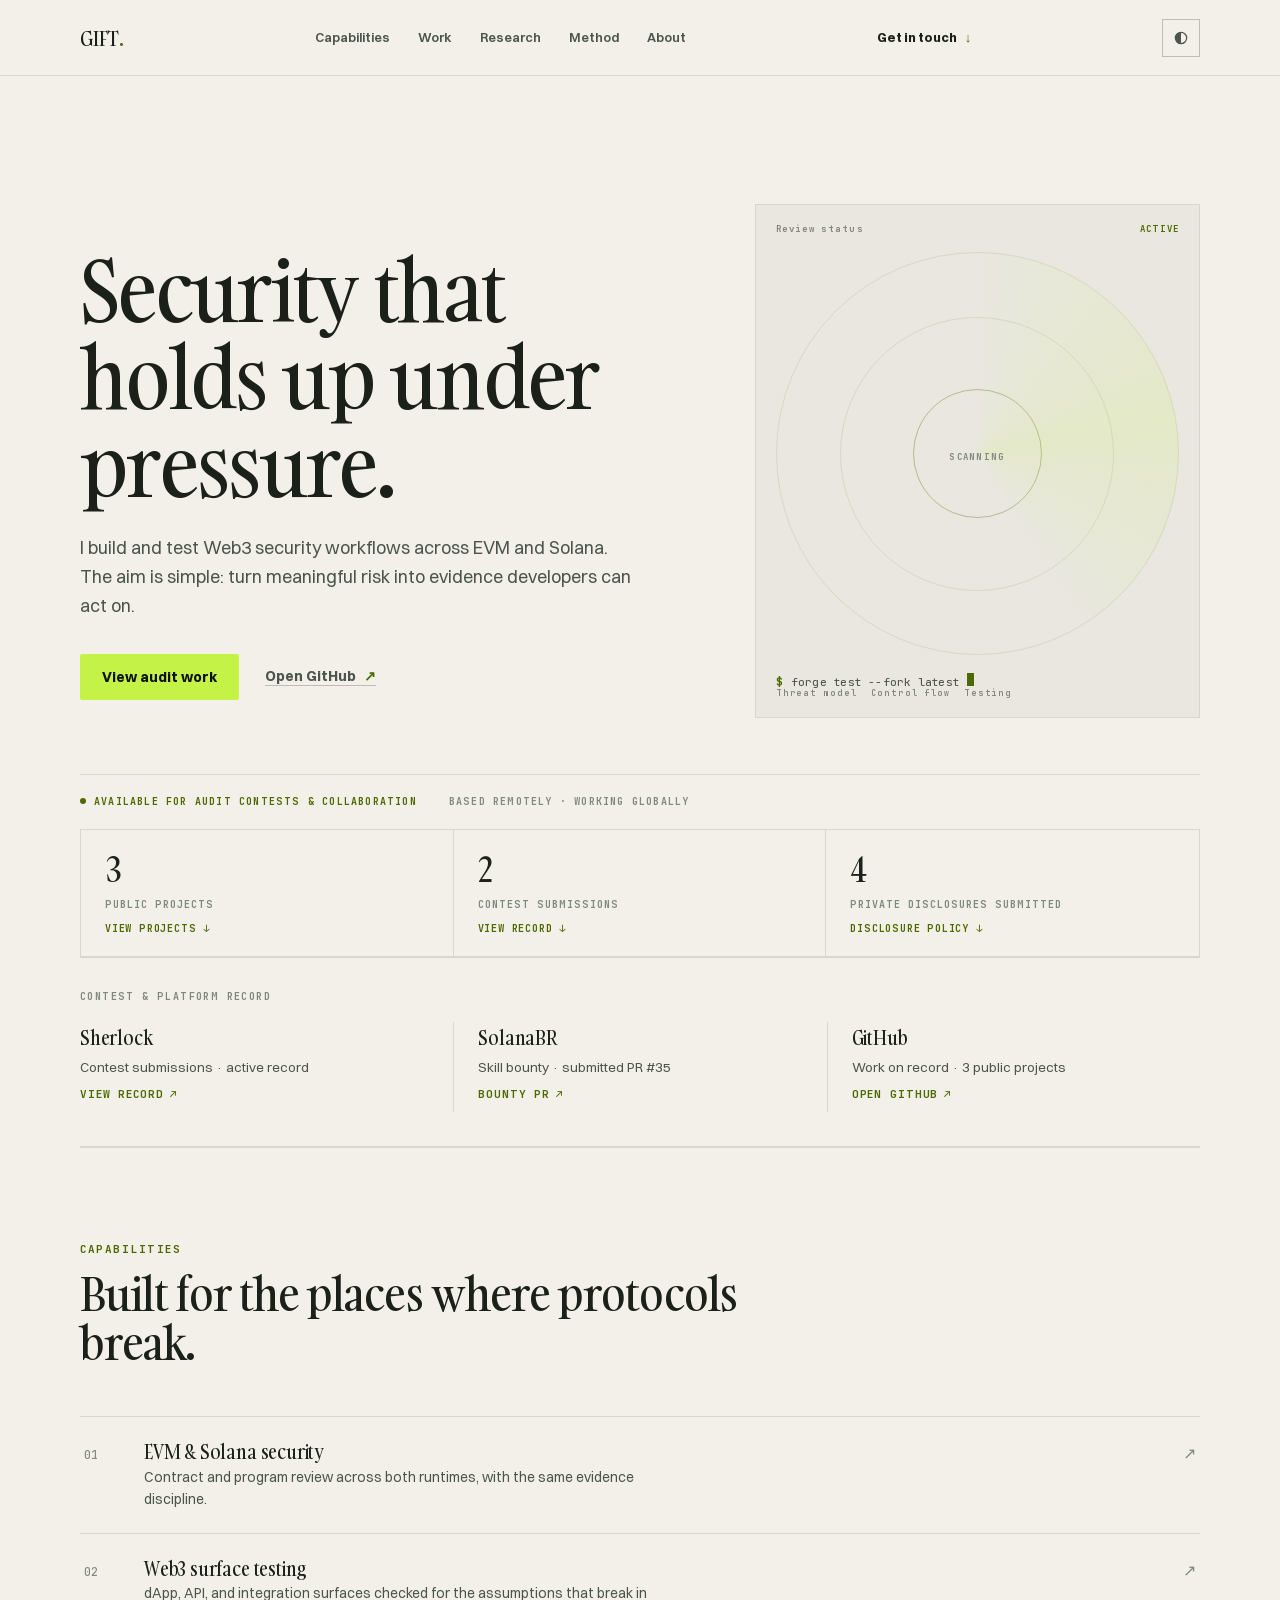
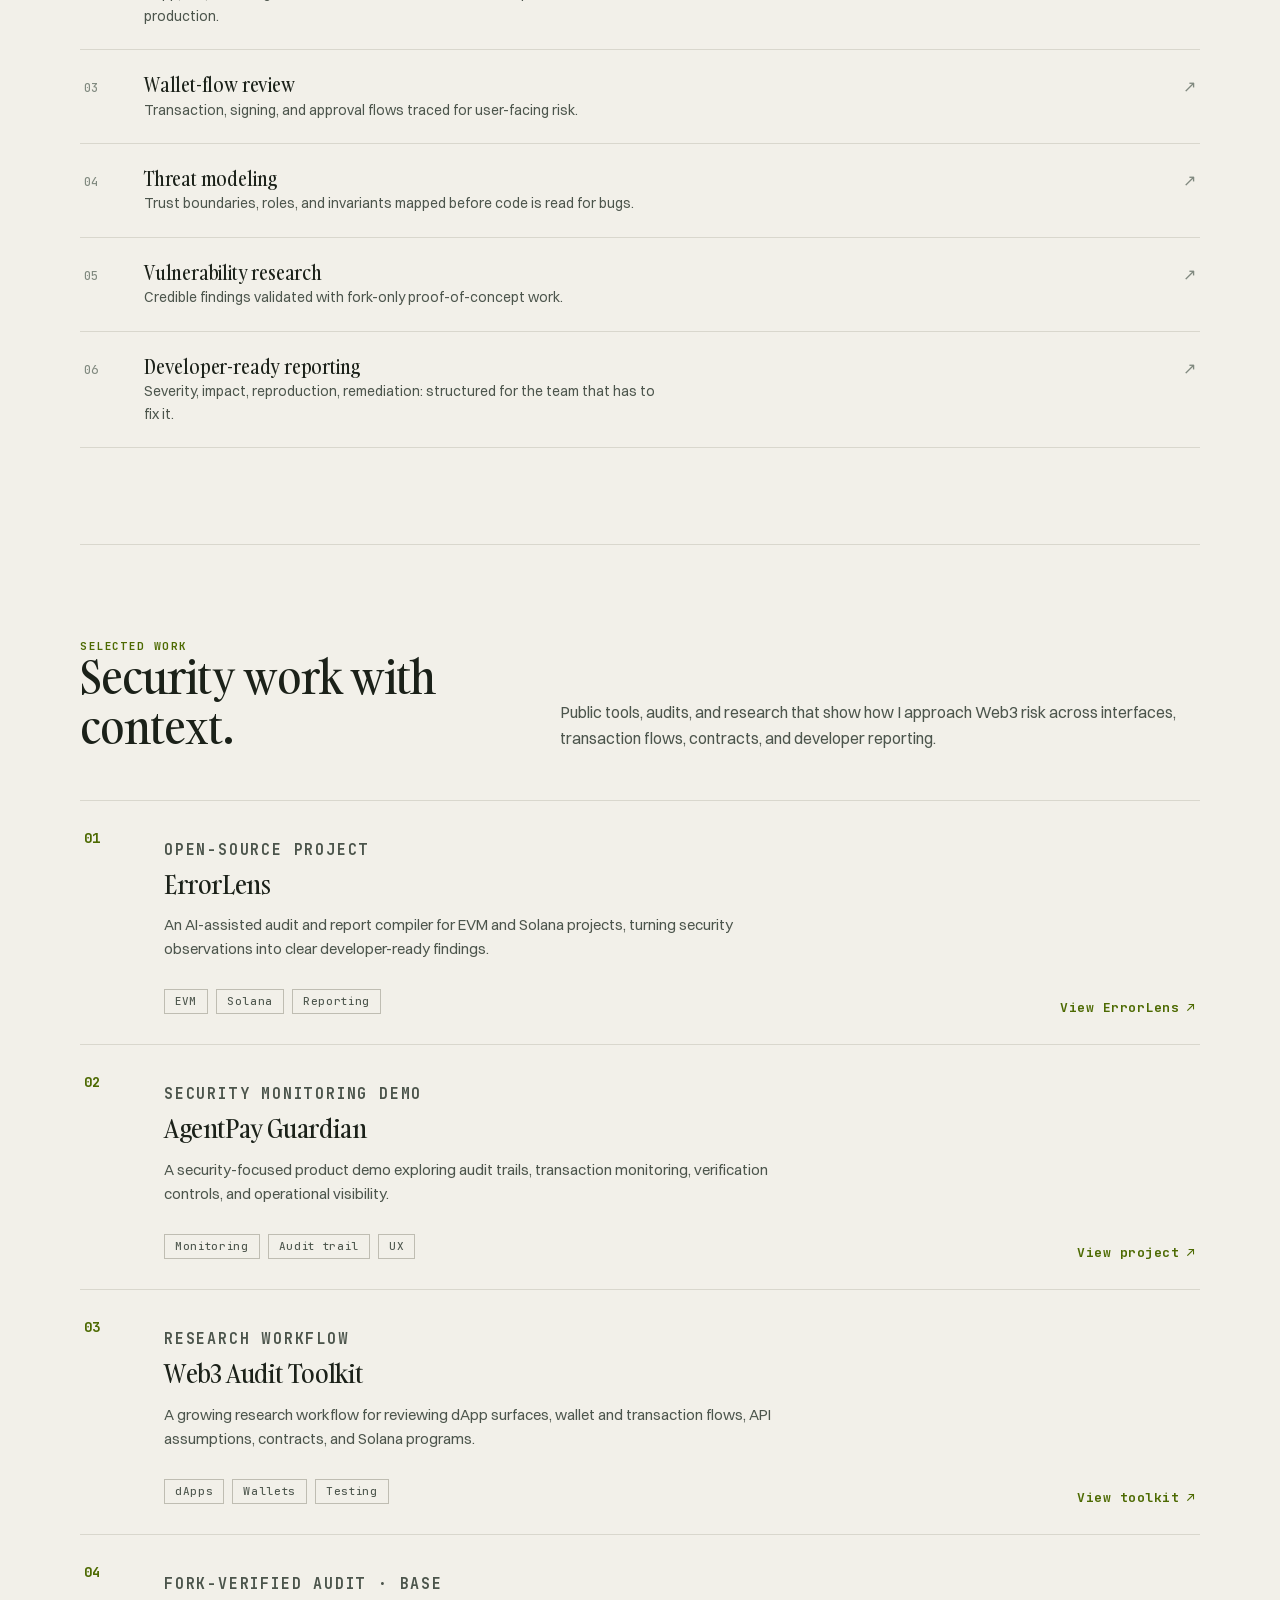
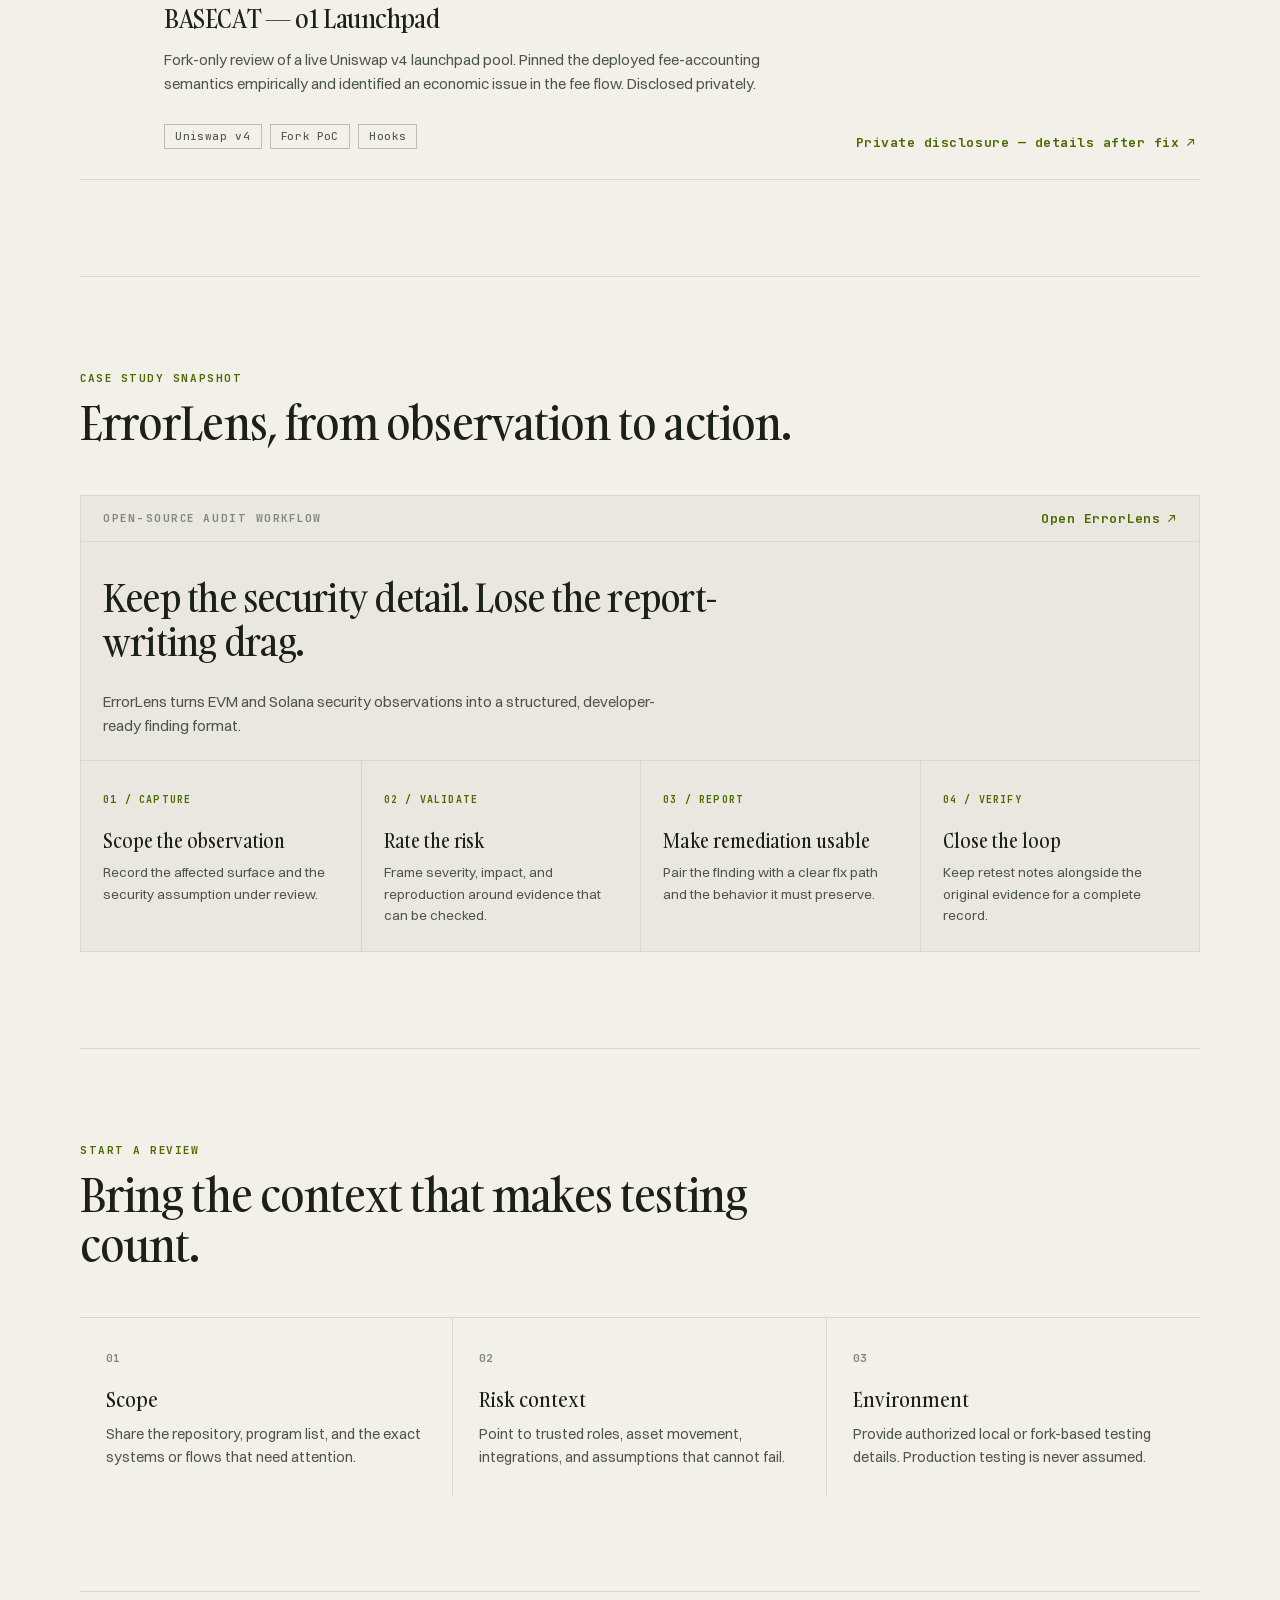
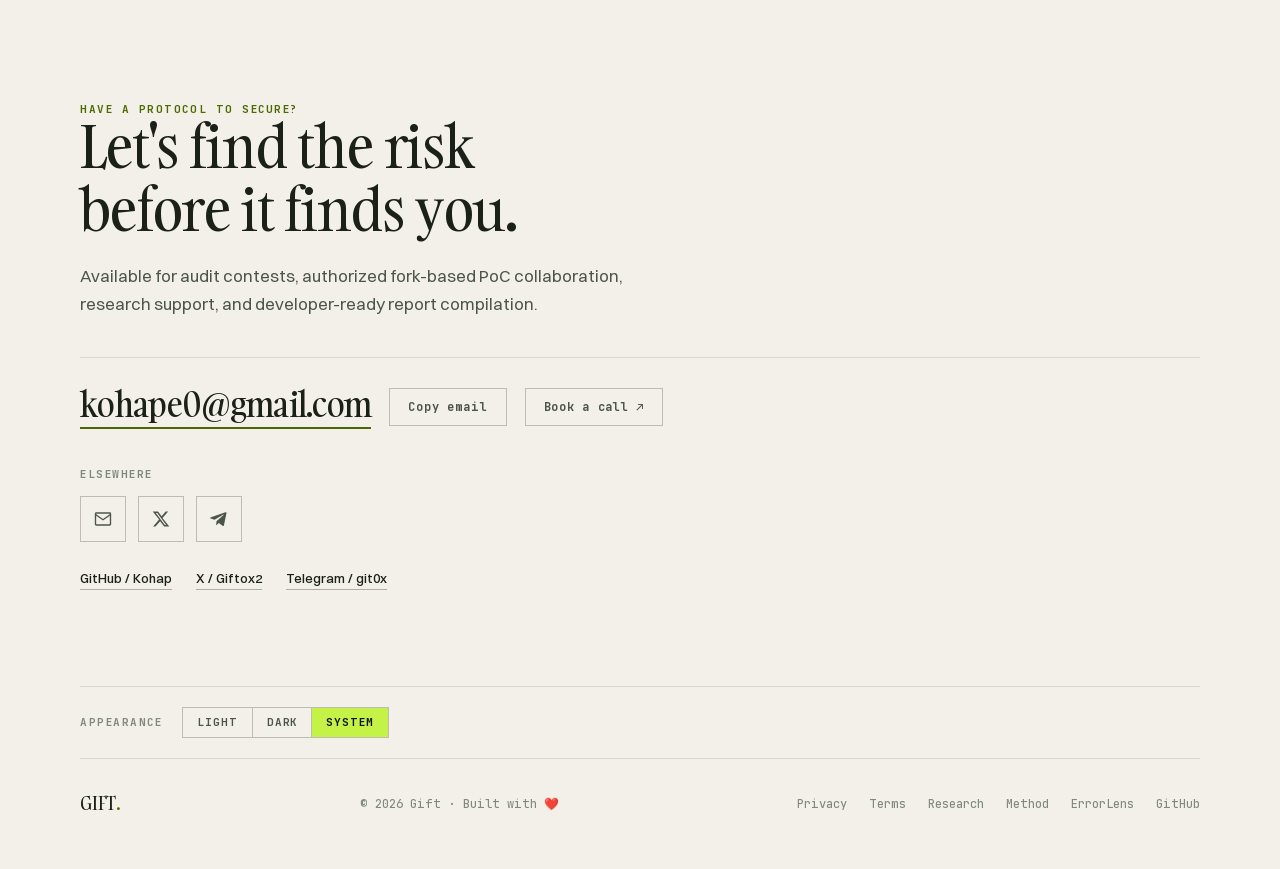
<file: index.html>
<!doctype html>
<html lang="en">
<head>
  <meta charset="utf-8">
  <meta name="viewport" content="width=device-width,initial-scale=1">
  <meta name="color-scheme" content="light dark">
  <title>Gift | Web3 Security Researcher</title>
  <meta name="description" content="Independent Web3 security research across EVM and Solana: smart contract review, fork-based PoCs, and AI-assisted audit workflows.">
  <meta property="og:title" content="Gift | Web3 Security Researcher">
  <meta property="og:description" content="Security that holds up under pressure.">
  <meta property="og:image" content="https://www.0xgift.site/og.jpg">
  <meta property="og:type" content="website">
  <meta property="og:url" content="https://www.0xgift.site/">
  <meta name="twitter:card" content="summary_large_image">
  <meta name="twitter:title" content="Gift | Web3 Security Researcher">
  <meta name="twitter:description" content="Security that holds up under pressure.">
  <meta name="twitter:image" content="https://www.0xgift.site/og.jpg">
  <link rel="icon" href="data:image/svg+xml,%3Csvg xmlns='http://www.w3.org/2000/svg' viewBox='0 0 32 32'%3E%3Crect width='32' height='32' fill='%23101613'/%3E%3Ctext x='16' y='23' text-anchor='middle' font-family='Georgia,serif' font-size='20' fill='%23c5f246'%3EG%3C/text%3E%3C/svg%3E">
  <link rel="stylesheet" href="styles.css">
  <script type="application/ld+json">{"@context":"https://schema.org","@type":"Person","name":"Gift","url":"https://www.0xgift.site/","jobTitle":"Web3 Security Researcher","email":"mailto:kohape0@gmail.com","sameAs":["https://github.com/Kohap","https://x.com/Giftox2","https://t.me/git0x"]}</script>
  <script src="theme-init.js"></script>
</head>
<body>
  <div class="grain" aria-hidden="true"></div>
  <div class="intro" aria-hidden="true"><div class="intro-inner"><span class="intro-brand">GIFT<i>.</i></span><span class="intro-scan"></span></div></div>
  <nav class="nav" aria-label="Primary navigation">
    <div class="shell">
      <a class="brand" href="index.html">GIFT<i>.</i></a>
      <div class="navlinks">
        <a href="#capabilities">Capabilities</a>
        <a href="#work">Work</a>
        <a href="research.html">Research</a>
        <a href="method.html">Method</a>
        <a href="about.html">About</a>
      </div>
      <a class="contact-top" href="#contact">Get in touch <b>↓</b></a>
      <button class="theme-toggle" type="button" aria-label="Toggle colour theme"><svg class="ctl" viewBox="0 0 24 24" aria-hidden="true"><circle class="t-ring" cx="12" cy="12" r="8.5"/><path class="t-fill" d="M12 3.5a8.5 8.5 0 0 1 0 17z"/></svg></button>
      <button class="menu-toggle" type="button" aria-label="Toggle menu" aria-expanded="false"><span></span><span></span><span></span></button>
    </div>
  </nav>
  <div class="mobile-menu" aria-hidden="true">
    <a href="#capabilities">Capabilities</a>
    <a href="#work">Work</a>
    <a href="research.html">Research</a>
    <a href="method.html">Method</a>
    <a href="about.html">About</a>
    <button class="theme-toggle" type="button" aria-label="Toggle colour theme"><svg class="ctl" viewBox="0 0 24 24" aria-hidden="true"><circle class="t-ring" cx="12" cy="12" r="8.5"/><path class="t-fill" d="M12 3.5a8.5 8.5 0 0 1 0 17z"/></svg></button>
    <a href="#contact">Get in touch</a>
  </div>

  <main id="top">
    <section class="hero shell">
      <div class="hero-grid">
        <div>
          <h1 class="entrance t1">Security that holds up under pressure.</h1>
          <p class="lede entrance t2">I build and test Web3 security workflows across EVM and Solana. The aim is simple: turn meaningful risk into evidence developers can act on.</p>
          <div class="actions entrance t3">
            <a class="button primary" href="#work">View audit work</a>
            <a class="text-link" href="https://github.com/Kohap" target="_blank" rel="noreferrer">Open GitHub <b>↗</b></a>
          </div>
        </div>
        <div class="signal entrance t4" id="signal" role="img" aria-label="Active security review signal">
          <div class="signal-top"><span>Review status</span><b>ACTIVE</b></div>
          <div class="rings"><span class="ring"></span><span class="ring"></span><span class="ring"></span><span class="sweep"></span><strong class="rings-num"><small id="tick-label">SCANNING</small></strong></div>
          <div class="tty" aria-hidden="true"><span class="tty-prompt">$</span> <span id="tty-text"></span><span class="tty-caret"></span></div>
          <div class="signal-bottom"><span>Threat model</span><span>Control flow</span><span>Testing</span></div>
        </div>
      </div>
      <div class="hero-foot entrance t5"><span id="avail-badge">Available for audit contests &amp; collaboration</span><span>Based remotely · Working globally</span></div>
    </section>

    <section class="stats shell entrance t6" aria-label="Security experience on record">
      <a class="stat" href="#work"><strong>3</strong><span>Public projects</span><em>View projects ↓</em></a>
      <a class="stat" href="research.html"><strong>2</strong><span>Contest submissions</span><em>View record ↓</em></a>
      <a class="stat" href="#contact"><strong>4</strong><span>Private disclosures submitted</span><em>Disclosure policy ↓</em></a>
    </section>

    <section class="record shell reveal" aria-label="Contest and platform record">
      <p class="record-label">Contest &amp; platform record</p>
      <div class="record-row">
        <div class="record-item">
          <b class="name">Sherlock</b>
          <span class="what">Contest submissions · active record</span>
          <a class="arrow" href="research.html">View record <b>↗</b></a>
        </div>
        <div class="record-item">
          <b class="name">SolanaBR</b>
          <span class="what">Skill bounty · submitted PR #35</span>
          <a class="arrow" href="https://github.com/solanabr/skill-bounty/pull/35" target="_blank" rel="noreferrer">Bounty PR <b>↗</b></a>
        </div>
        <div class="record-item">
          <b class="name">GitHub</b>
          <span class="what">Work on record · 3 public projects</span>
          <a class="arrow" href="https://github.com/Kohap" target="_blank" rel="noreferrer">Open GitHub <b>↗</b></a>
        </div>
      </div>
    </section>

    <section class="section shell reveal" id="capabilities">
      <div class="heading"><p class="kicker">Capabilities</p><h2>Built for the places where protocols break.</h2></div>
      <div class="capabilities stagger">
        <div class="capability"><small>01</small><div><h3>EVM &amp; Solana security</h3><p>Contract and program review across both runtimes, with the same evidence discipline.</p></div><b>↗</b></div>
        <div class="capability"><small>02</small><div><h3>Web3 surface testing</h3><p>dApp, API, and integration surfaces checked for the assumptions that break in production.</p></div><b>↗</b></div>
        <div class="capability"><small>03</small><div><h3>Wallet-flow review</h3><p>Transaction, signing, and approval flows traced for user-facing risk.</p></div><b>↗</b></div>
        <div class="capability"><small>04</small><div><h3>Threat modeling</h3><p>Trust boundaries, roles, and invariants mapped before code is read for bugs.</p></div><b>↗</b></div>
        <div class="capability"><small>05</small><div><h3>Vulnerability research</h3><p>Credible findings validated with fork-only proof-of-concept work.</p></div><b>↗</b></div>
        <div class="capability"><small>06</small><div><h3>Developer-ready reporting</h3><p>Severity, impact, reproduction, remediation: structured for the team that has to fix it.</p></div><b>↗</b></div>
      </div>
    </section>

    <section class="section shell reveal" id="work">
      <div class="heading work-heading">
        <div><p class="kicker">Selected work</p><h2>Security work with context.</h2></div>
        <p class="sub">Public tools, audits, and research that show how I approach Web3 risk across interfaces, transaction flows, contracts, and developer reporting.</p>
      </div>
      <div class="work-list stagger">
        <article class="work-item">
          <div class="work-index">01</div>
          <div class="work-main">
            <p class="work-label">Open-source project</p>
            <h3>ErrorLens</h3>
            <p>An AI-assisted audit and report compiler for EVM and Solana projects, turning security observations into clear developer-ready findings.</p>
          </div>
          <div class="tags"><span>EVM</span><span>Solana</span><span>Reporting</span></div>
          <a class="arrow work-foot" href="https://kohap-errorlens.vercel.app/#home" target="_blank" rel="noreferrer">View ErrorLens <b>↗</b></a>
        </article>
        <article class="work-item">
          <div class="work-index">02</div>
          <div class="work-main">
            <p class="work-label">Security monitoring demo</p>
            <h3>AgentPay Guardian</h3>
            <p>A security-focused product demo exploring audit trails, transaction monitoring, verification controls, and operational visibility.</p>
          </div>
          <div class="tags"><span>Monitoring</span><span>Audit trail</span><span>UX</span></div>
          <a class="arrow work-foot" href="https://www.vecguard.xyz/" target="_blank" rel="noreferrer">View project <b>↗</b></a>
        </article>
        <article class="work-item">
          <div class="work-index">03</div>
          <div class="work-main">
            <p class="work-label">Research workflow</p>
            <h3>Web3 Audit Toolkit</h3>
            <p>A growing research workflow for reviewing dApp surfaces, wallet and transaction flows, API assumptions, contracts, and Solana programs.</p>
          </div>
          <div class="tags"><span>dApps</span><span>Wallets</span><span>Testing</span></div>
          <a class="arrow work-foot" href="https://github.com/Kohap/bug-ai-auditor-viktor-merged" target="_blank" rel="noreferrer">View toolkit <b>↗</b></a>
        </article>
        <article class="work-item">
          <div class="work-index">04</div>
          <div class="work-main">
            <p class="work-label">Fork-verified audit · Base</p>
            <h3>BASECAT — o1 Launchpad</h3>
            <p>Fork-only review of a live Uniswap v4 launchpad pool. Pinned the deployed fee-accounting semantics empirically and identified an economic issue in the fee flow. Disclosed privately.</p>
          </div>
          <div class="tags"><span>Uniswap v4</span><span>Fork PoC</span><span>Hooks</span></div>
          <a class="arrow work-foot" href="https://x.com/Giftox2" target="_blank" rel="noreferrer">Private disclosure — details after fix <b>↗</b></a>
        </article>
      </div>
    </section>

    <section class="section shell reveal" id="errorlens">
      <div class="heading"><p class="kicker">Case study snapshot</p><h2>ErrorLens, from observation to action.</h2></div>
      <div class="case-frame">
        <div class="case-top">
          <span class="mono-label">Open-source audit workflow</span>
          <a class="arrow" href="https://kohap-errorlens.vercel.app/#home" target="_blank" rel="noreferrer">Open ErrorLens <b>↗</b></a>
        </div>
        <div class="case-intro">
          <h3>Keep the security detail. Lose the report-writing drag.</h3>
          <p>ErrorLens turns EVM and Solana security observations into a structured, developer-ready finding format.</p>
        </div>
        <div class="case-outputs stagger">
          <article class="case-output"><small>01 / Capture</small><h4>Scope the observation</h4><p>Record the affected surface and the security assumption under review.</p></article>
          <article class="case-output"><small>02 / Validate</small><h4>Rate the risk</h4><p>Frame severity, impact, and reproduction around evidence that can be checked.</p></article>
          <article class="case-output"><small>03 / Report</small><h4>Make remediation usable</h4><p>Pair the finding with a clear fix path and the behavior it must preserve.</p></article>
          <article class="case-output"><small>04 / Verify</small><h4>Close the loop</h4><p>Keep retest notes alongside the original evidence for a complete record.</p></article>
        </div>
      </div>
    </section>

    <section class="section shell reveal" id="start">
      <div class="heading"><p class="kicker">Start a review</p><h2>Bring the context that makes testing count.</h2></div>
      <div class="ready-grid stagger">
        <article class="ready-item"><small>01</small><h3>Scope</h3><p>Share the repository, program list, and the exact systems or flows that need attention.</p></article>
        <article class="ready-item"><small>02</small><h3>Risk context</h3><p>Point to trusted roles, asset movement, integrations, and assumptions that cannot fail.</p></article>
        <article class="ready-item"><small>03</small><h3>Environment</h3><p>Provide authorized local or fork-based testing details. Production testing is never assumed.</p></article>
      </div>
    </section>

    <section class="reach shell reveal" id="contact">
      <p class="kicker">Have a protocol to secure?</p>
      <h2>Let&apos;s find the risk<br>before it finds you.</h2>
      <p class="availability">Available for audit contests, authorized fork-based PoC collaboration, research support, and developer-ready report compilation.</p>
      <div class="email-row">
        <a class="email-link" href="mailto:kohape0@gmail.com">kohape0@gmail.com</a>
        <button class="copy-email" type="button">Copy email</button>
        <a class="copy-email book-call" href="https://cal.com/kohape-dy9kev" target="_blank" rel="noreferrer">Book a call ↗</a>
      </div>

      <p class="contact-label">Elsewhere</p>
      <div class="socials" aria-label="Contact Gift">
        <a class="social" href="mailto:kohape0@gmail.com" aria-label="Email Gift" title="Email"><svg viewBox="0 0 24 24" fill="none" stroke="currentColor" stroke-width="1.8" aria-hidden="true"><rect x="2" y="4" width="20" height="16" rx="1"/><path d="m2 6 10 7L22 6"/></svg></a>
        <a class="social" href="https://x.com/Giftox2" target="_blank" rel="noreferrer me" aria-label="Open Gift on X" title="X / Twitter"><svg viewBox="0 0 24 24" fill="currentColor" aria-hidden="true"><path d="M18.24 2H21.5l-7.51 8.59L23 22h-6.83l-5.35-6.99L4.7 22H1.44l8.03-9.19L1 2h6.99l4.84 6.4L18.24 2zm-1.2 18h1.81L7.05 3.89H5.12L17.04 20z"/></svg></a>
        <a class="social" href="https://t.me/git0x" target="_blank" rel="noreferrer me" aria-label="Open Gift on Telegram" title="Telegram"><svg viewBox="0 0 24 24" fill="currentColor" aria-hidden="true"><path d="m21.94 4.36-3.34 15.84c-.25 1.12-.9 1.4-1.83.87l-5.06-3.73-2.44 2.35c-.27.27-.5.5-1.02.5l.36-5.16 9.39-8.49c.41-.36-.09-.56-.63-.2L6.1 12.9l-5.02-1.57c-1.09-.34-1.11-1.09.23-1.61L20.6 3.14c.91-.34 1.7.2 1.34 1.22z"/></svg></a>
      </div>
      <div class="social-directory" aria-label="Gift social profiles">
        <a href="https://github.com/Kohap" target="_blank" rel="noreferrer me">GitHub / Kohap</a>
        <a href="https://x.com/Giftox2" target="_blank" rel="noreferrer me">X / Giftox2</a>
        <a href="https://t.me/git0x" target="_blank" rel="noreferrer me">Telegram / git0x</a>
      </div>
    </section>
  </main>

  <section class="appearance shell" aria-labelledby="appearance-label">
    <span class="appearance-label" id="appearance-label">Appearance</span>
    <div class="theme-seg" role="group" aria-label="Colour theme">
      <button type="button" data-theme="light">Light</button>
      <button type="button" data-theme="dark">Dark</button>
      <button type="button" data-theme="system">System</button>
    </div>
  </section>

  <footer class="shell foot">
    <a class="brand" href="index.html">GIFT<i>.</i></a>
    <span>© 2026 Gift · Built with ❤️</span>
    <div>
      <a href="privacy.html">Privacy</a>
      <a href="terms.html">Terms</a>
      <a href="research.html">Research</a>
      <a href="method.html">Method</a>
      <a href="https://kohap-errorlens.vercel.app/#home" target="_blank" rel="noreferrer">ErrorLens</a>
      <a href="https://github.com/Kohap" target="_blank" rel="noreferrer">GitHub</a>
    </div>
  </footer>

  <script src="site.js"></script>
  <script src="theme.js"></script>
</body>
</html>
</file>
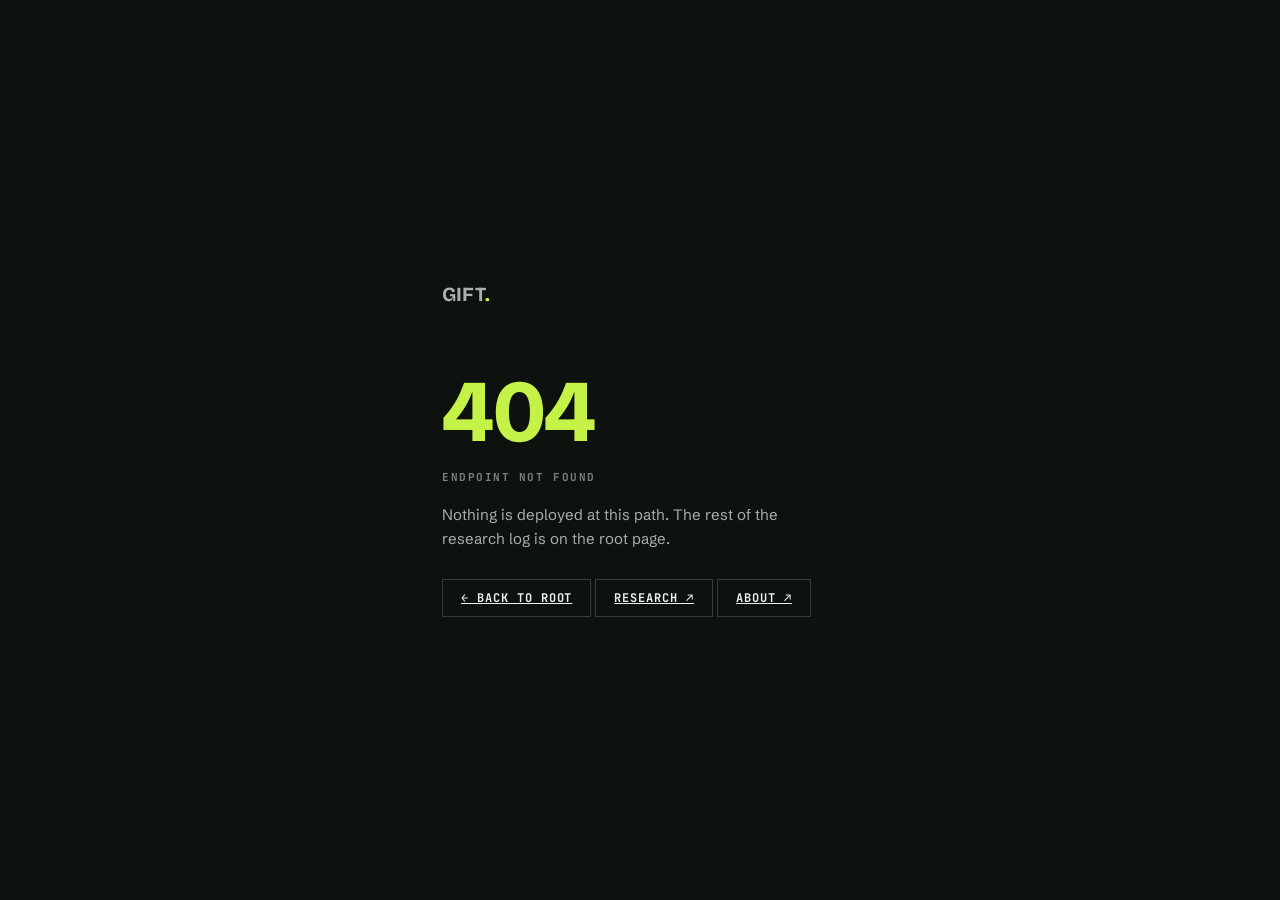
<file: 404 2.html>
<!DOCTYPE html>
<html lang="en">
<head>
<meta charset="UTF-8">
<meta name="viewport" content="width=device-width, initial-scale=1.0">
<title>404 — Gift</title>
<link rel="preconnect" href="https://fonts.googleapis.com">
<link rel="preconnect" href="https://fonts.gstatic.com" crossorigin>
<link href="https://fonts.googleapis.com/css2?family=Bricolage+Grotesque:wght@500;600;700&family=Schibsted+Grotesk:wght@400;500;600&family=JetBrains+Mono:wght@400;500;700&display=swap" rel="stylesheet">
<link rel="icon" href="data:image/svg+xml,%3Csvg xmlns='http://www.w3.org/2000/svg' viewBox='0 0 32 32'%3E%3Crect width='32' height='32' fill='%23101613'/%3E%3Ctext x='16' y='23' text-anchor='middle' font-family='Georgia,serif' font-size='20' fill='%23c5f246'%3EG%3C/text%3E%3C/svg%3E">
<style>
  :root{
    --bg:#0d120f; --line:#262e29; --line-2:#343e37; --text:#edf0ea;
    --text-2:#a8b2aa; --text-3:#78837b; --lime:#c5f246; --lime-ink:#0e120c;
    --sans:'Schibsted Grotesk',-apple-system,BlinkMacSystemFont,sans-serif;
    --display:'Bricolage Grotesque',var(--sans);
    --mono:'JetBrains Mono',ui-monospace,monospace;
  }
  *{box-sizing:border-box;margin:0}
  ::selection{background:var(--lime);color:var(--lime-ink)}
  body{
    background:var(--bg); color:var(--text); font:16px/1.6 var(--sans);
    min-height:100vh; display:flex; align-items:center; justify-content:center; padding:24px;
    -webkit-font-smoothing:antialiased;
  }
  .box{max-width:480px}
  .brand{font:700 20px/1 var(--display);letter-spacing:0}
  .brand i{color:var(--lime);font-style:normal}
  .code{font:700 clamp(48px,10vw,88px)/1 var(--display);color:var(--lime);margin:64px 0 16px;letter-spacing:-.02em}
  .label{font:700 11px/1 var(--mono);letter-spacing:.14em;text-transform:uppercase;color:var(--text-3);margin-bottom:20px}
  p{color:var(--text-2);font-size:15px;margin-bottom:28px;max-width:44ch}
  a{
    font:700 12px/1 var(--mono);letter-spacing:.08em;text-transform:uppercase;color:var(--text);
    border:1px solid var(--line-2); padding:12px 18px; display:inline-block;
    transition:border-color .18s,color .18s;
  }
  a:hover{border-color:var(--lime);color:var(--lime)}
  a:focus-visible{outline:2px solid var(--lime);outline-offset:3px}
  @media (prefers-reduced-motion:reduce){a{transition:none}}
</style>
</head>
<body>
  <main class="box">
    <p class="brand">GIFT<i>.</i></p>
    <div class="code">404</div>
    <div class="label">Endpoint not found</div>
    <p>Nothing is deployed at this path. The rest of the research log is on the root page.</p>
    <a href="./">← Back to root</a>
    <a href="./research.html">Research ↗</a>
    <a href="./about.html">About ↗</a>
  </main>
</body>
</html>
</file>
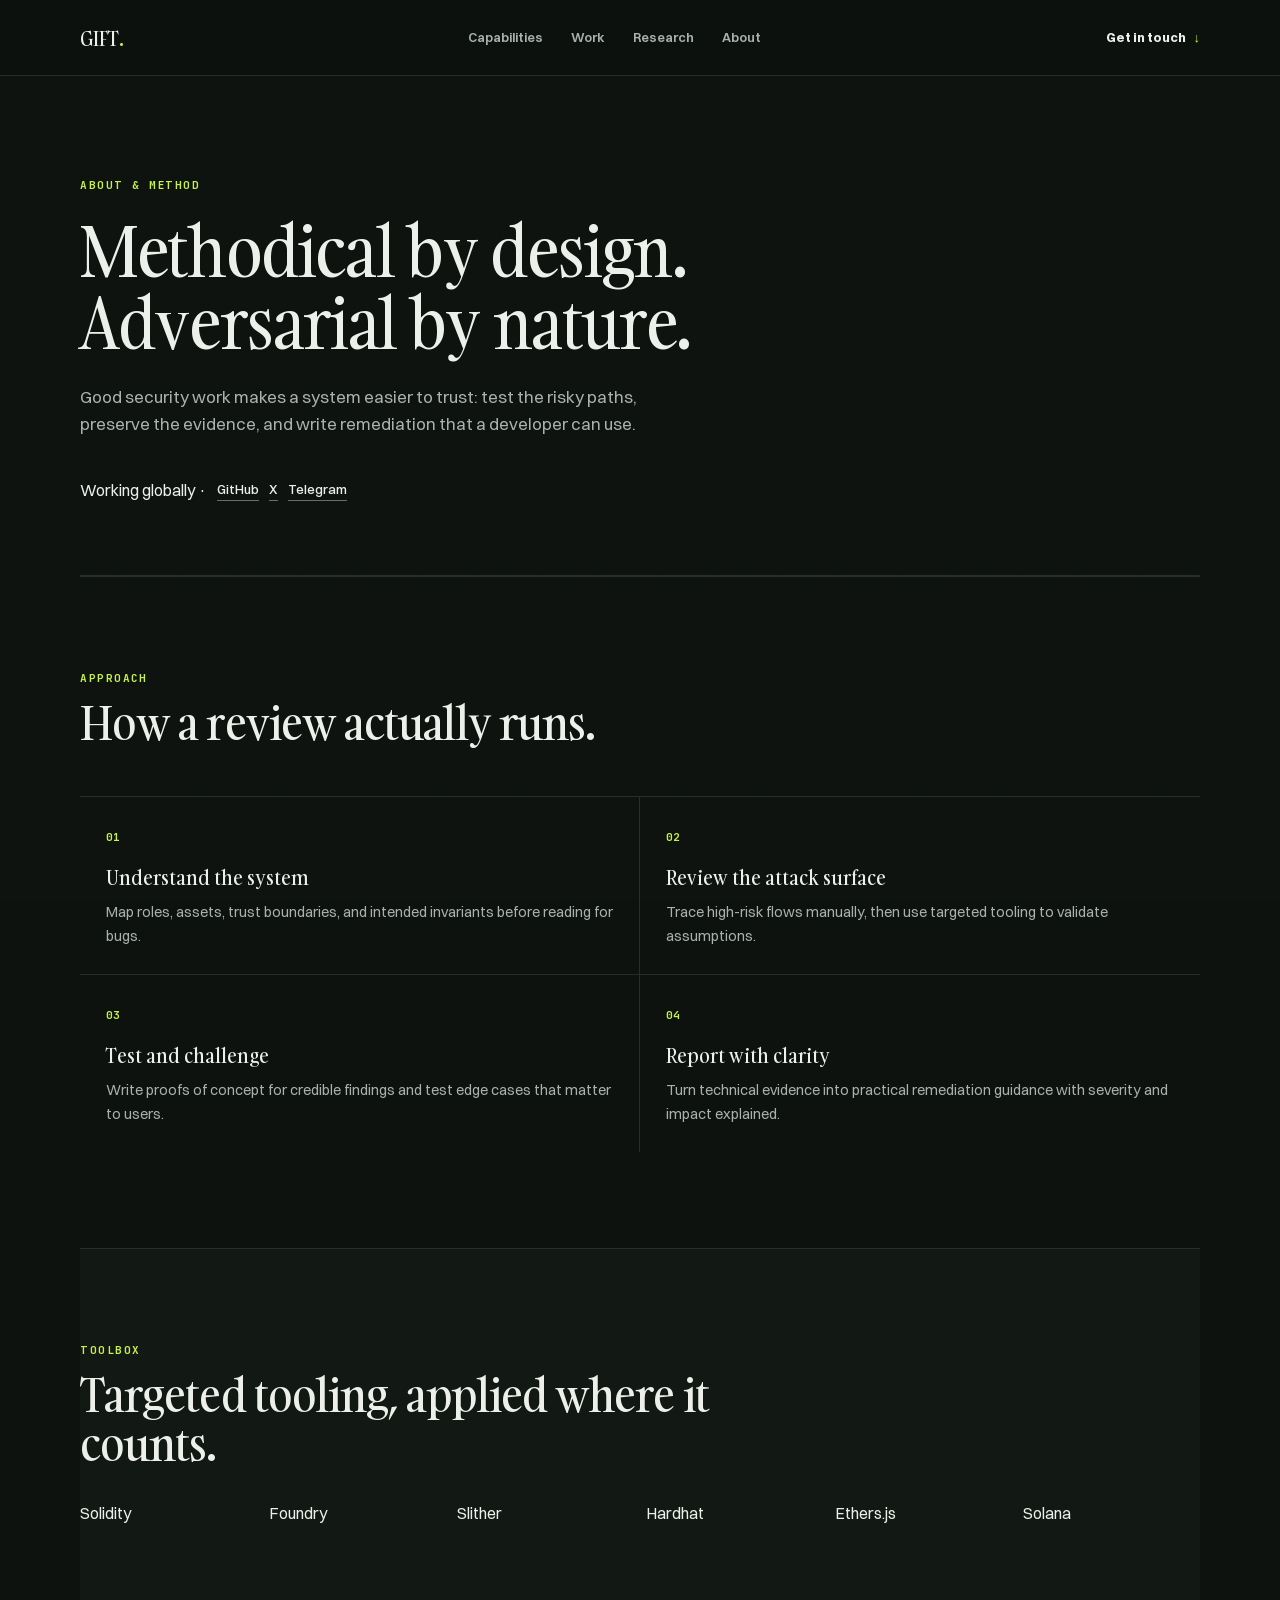
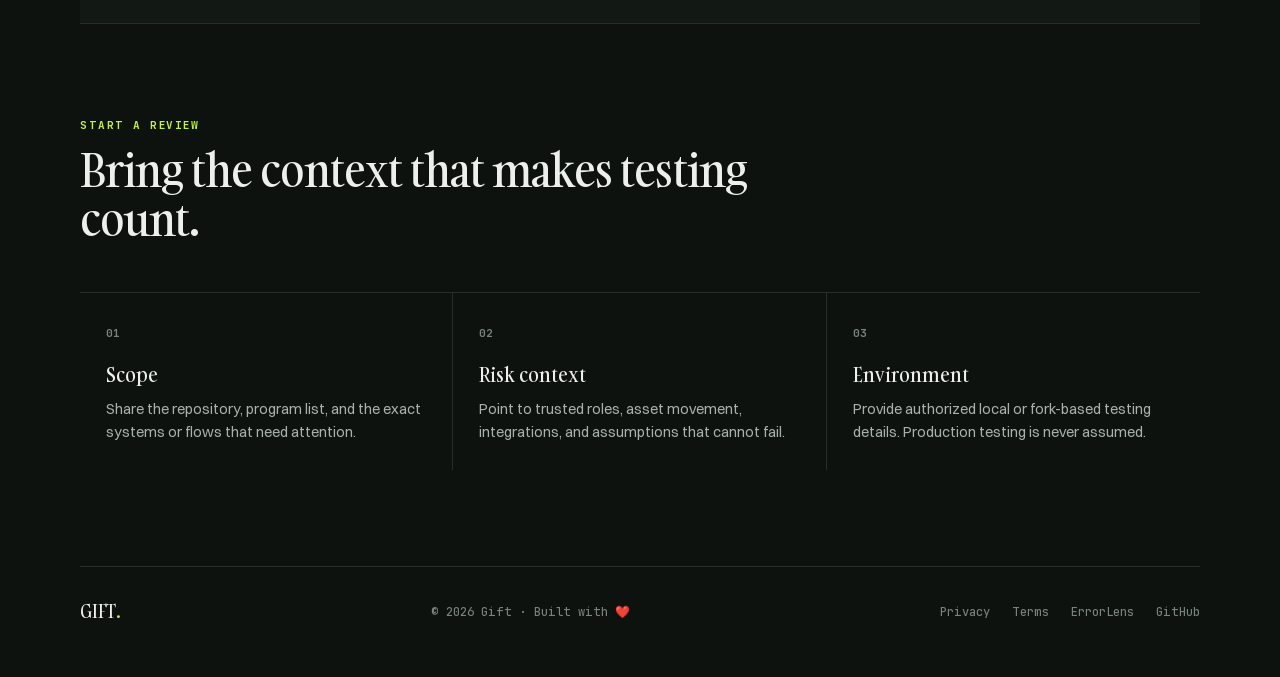
<file: about 2.html>
<!doctype html>
<html lang="en">
<head>
  <meta charset="utf-8">
  <meta name="viewport" content="width=device-width,initial-scale=1">
  <title>About &amp; Method | Gift</title>
  <meta name="description" content="How I approach Web3 security work: threat modeling, attack-surface review, fork-based validation, and developer-ready reporting.">
  <meta property="og:title" content="About &amp; Method | Gift">
  <meta property="og:description" content="Methodical by design. Adversarial by nature.">
  <meta property="og:image" content="https://kohap.github.io/Portfolio/og.jpg">
  <meta property="og:type" content="website">
  <meta property="og:url" content="https://kohap.github.io/Portfolio/about.html">
  <meta name="twitter:card" content="summary_large_image">
  <meta name="twitter:title" content="About &amp; Method | Gift">
  <meta name="twitter:description" content="Methodical by design. Adversarial by nature.">
  <meta name="twitter:image" content="https://kohap.github.io/Portfolio/og.jpg">
  <link rel="icon" href="data:image/svg+xml,%3Csvg xmlns='http://www.w3.org/2000/svg' viewBox='0 0 32 32'%3E%3Crect width='32' height='32' fill='%23101613'/%3E%3Ctext x='16' y='23' text-anchor='middle' font-family='Georgia,serif' font-size='20' fill='%23c5f246'%3EG%3C/text%3E%3C/svg%3E">
  <link rel="preconnect" href="https://fonts.googleapis.com">
  <link crossorigin href="https://fonts.gstatic.com" rel="preconnect">
  <link href="https://fonts.googleapis.com/css2?family=Bricolage+Grotesque:wght@500;600;700&family=Schibsted+Grotesk:wght@400;500;600&family=JetBrains+Mono:wght@400;500;700&display=swap" rel="stylesheet">
  <link rel="stylesheet" href="styles.css">
</head>
<body>
  <div class="grain" aria-hidden="true"></div>
  <div class="intro" aria-hidden="true"><div class="intro-inner"><span class="intro-brand">GIFT<i>.</i></span><span class="intro-scan"></span></div></div>
  <nav class="nav" aria-label="Primary navigation">
    <div class="shell">
      <a class="brand" href="index.html">GIFT<i>.</i></a>
      <div class="navlinks">
        <a href="index.html#capabilities">Capabilities</a>
        <a href="index.html#work">Work</a>
        <a href="research.html">Research</a>
        <a href="about.html">About</a>
      </div>
      <a class="contact-top" href="index.html#contact">Get in touch <b>↓</b></a>
      <button class="menu-toggle" type="button" aria-label="Toggle menu" aria-expanded="false"><span></span><span></span><span></span></button>
    </div>
    <div class="mobile-menu">
      <a href="index.html#capabilities">Capabilities</a>
      <a href="index.html#work">Work</a>
      <a href="research.html">Research</a>
      <a href="about.html">About</a>
      <a href="index.html#contact">Get in touch</a>
    </div>
  </nav>

  <main>
    <section class="page-hero shell">
      <p class="kicker entrance t1">About &amp; method</p>
      <h1 class="entrance t2">Methodical by design.<br>Adversarial by nature.</h1>
      <p class="lede entrance t3">Good security work makes a system easier to trust: test the risky paths, preserve the evidence, and write remediation that a developer can use.</p>
      <div class="face entrance t3"><span>Working globally ·</span><a href="https://github.com/Kohap" target="_blank" rel="noreferrer">GitHub</a><a href="https://x.com/Giftox2" target="_blank" rel="noreferrer">X</a><a href="https://t.me/git0x" target="_blank" rel="noreferrer">Telegram</a></div>
    </section>

    <section class="section shell reveal" id="method">
      <div class="heading">
        <p class="kicker">Approach</p>
        <h2>How a review actually runs.</h2>
      </div>
      <div class="method-grid">
        <article><small>01</small><h3>Understand the system</h3><p>Map roles, assets, trust boundaries, and intended invariants before reading for bugs.</p></article>
        <article><small>02</small><h3>Review the attack surface</h3><p>Trace high-risk flows manually, then use targeted tooling to validate assumptions.</p></article>
        <article><small>03</small><h3>Test and challenge</h3><p>Write proofs of concept for credible findings and test edge cases that matter to users.</p></article>
        <article><small>04</small><h3>Report with clarity</h3><p>Turn technical evidence into practical remediation guidance with severity and impact explained.</p></article>
      </div>
    </section>

    <section class="section section-alt shell reveal" id="tools">
      <div class="heading">
        <p class="kicker">Toolbox</p>
        <h2>Targeted tooling, applied where it counts.</h2>
      </div>
      <div class="tool-row"><span>Solidity</span><span>Foundry</span><span>Slither</span><span>Hardhat</span><span>Ethers.js</span><span>Solana</span></div>
    </section>

    <section class="section shell reveal" id="start">
      <div class="heading">
        <p class="kicker">Start a review</p>
        <h2>Bring the context that makes testing count.</h2>
      </div>
      <div class="ready-grid">
        <article class="ready-item"><small>01</small><h3>Scope</h3><p>Share the repository, program list, and the exact systems or flows that need attention.</p></article>
        <article class="ready-item"><small>02</small><h3>Risk context</h3><p>Point to trusted roles, asset movement, integrations, and assumptions that cannot fail.</p></article>
        <article class="ready-item"><small>03</small><h3>Environment</h3><p>Provide authorized local or fork-based testing details. Production testing is never assumed.</p></article>
      </div>
    </section>
  </main>

  <footer class="shell foot">
    <a class="brand" href="index.html">GIFT<i>.</i></a>
    <span>© 2026 Gift · Built with ❤️</span>
    <div>
      <a href="privacy.html">Privacy</a>
      <a href="terms.html">Terms</a>
      <a href="https://kohap-errorlens.vercel.app/#home" target="_blank" rel="noreferrer">ErrorLens</a>
      <a href="https://github.com/Kohap" target="_blank" rel="noreferrer">GitHub</a>
    </div>
  </footer>

  <script src="site.js"></script>
</body>
</html>
</file>
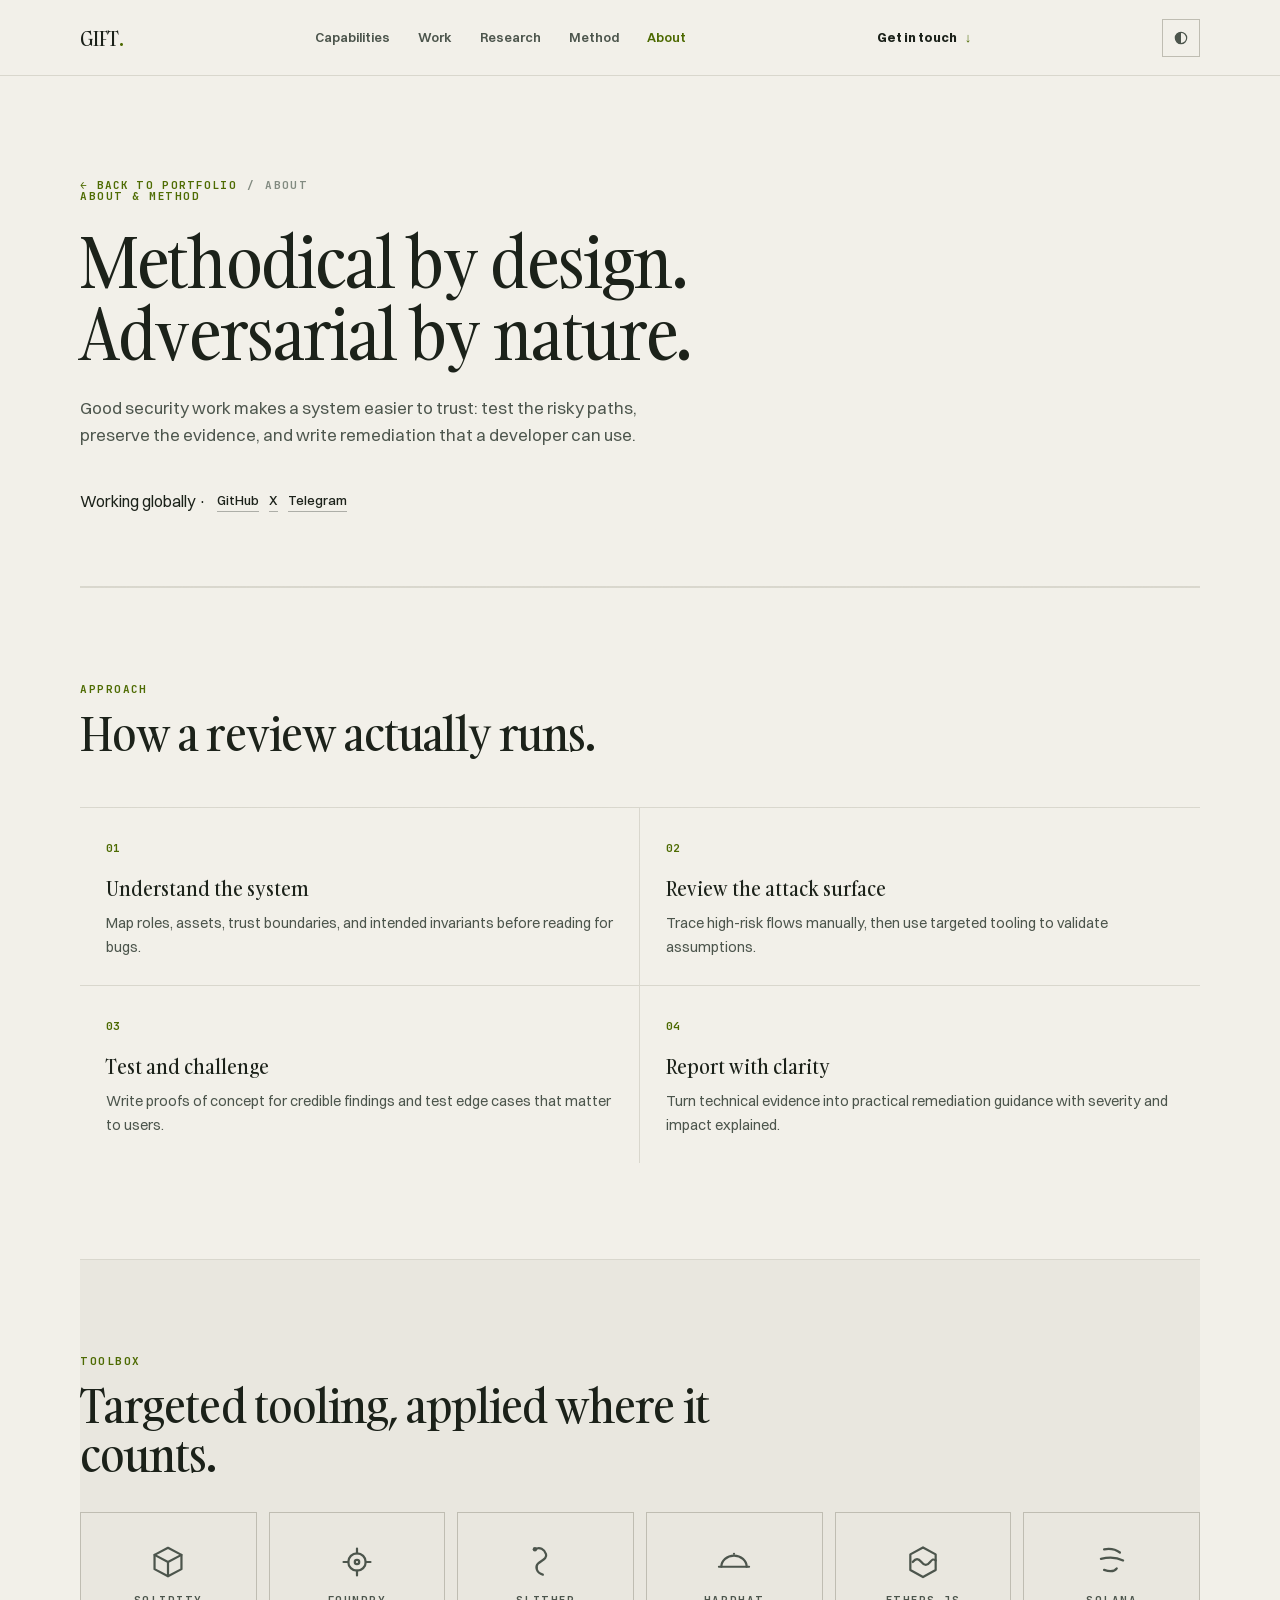
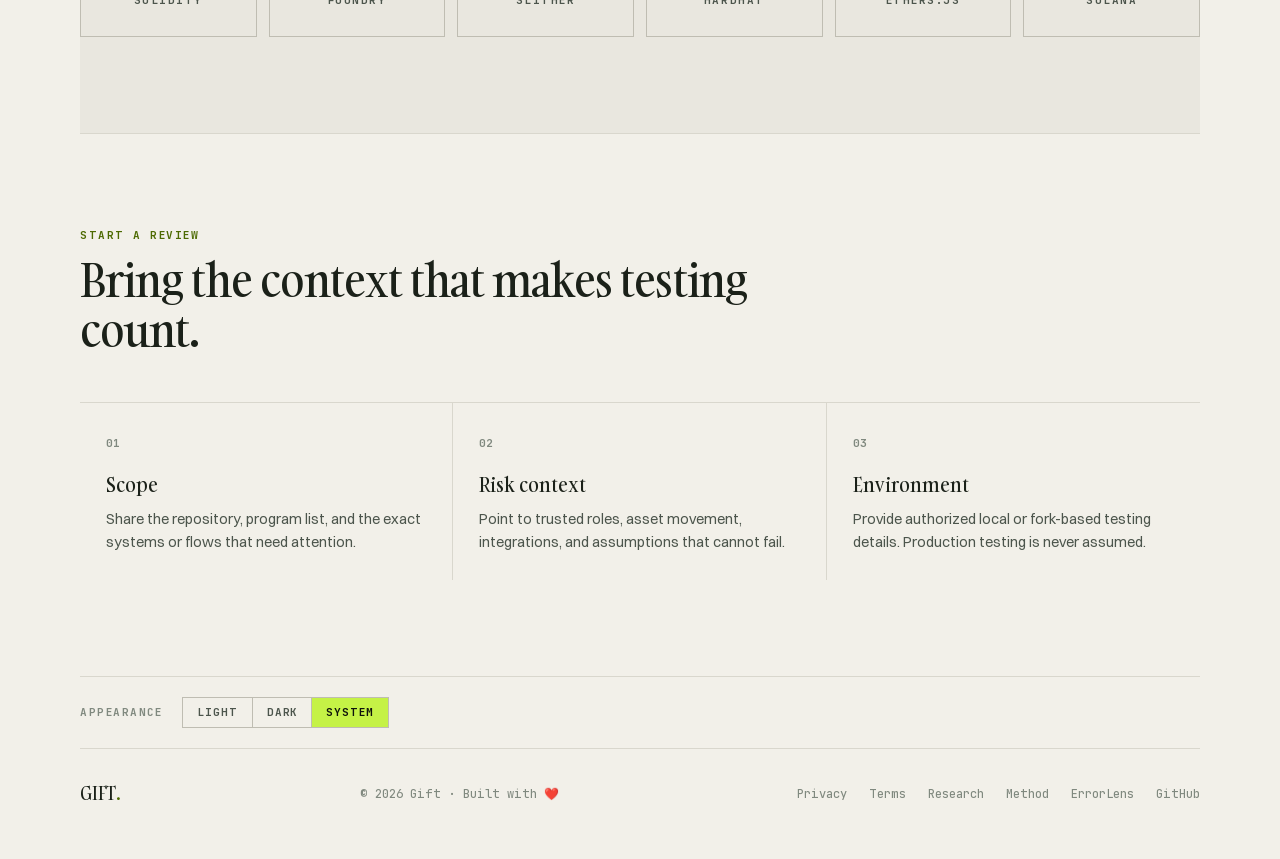
<file: about.html>
<!doctype html>
<html lang="en">
<head>
  <meta charset="utf-8">
  <meta name="viewport" content="width=device-width,initial-scale=1">
  <meta name="color-scheme" content="light dark">
  <title>About &amp; Method | Gift</title>
  <meta name="description" content="How I approach Web3 security work: threat modeling, attack-surface review, fork-based validation, and developer-ready reporting.">
  <meta property="og:title" content="About &amp; Method | Gift">
  <meta property="og:description" content="Methodical by design. Adversarial by nature.">
  <meta property="og:image" content="https://www.0xgift.site/og.jpg">
  <meta property="og:type" content="website">
  <meta property="og:url" content="https://www.0xgift.site/about.html">
  <meta name="twitter:card" content="summary_large_image">
  <meta name="twitter:title" content="About &amp; Method | Gift">
  <meta name="twitter:description" content="Methodical by design. Adversarial by nature.">
  <meta name="twitter:image" content="https://www.0xgift.site/og.jpg">
  <link rel="icon" href="data:image/svg+xml,%3Csvg xmlns='http://www.w3.org/2000/svg' viewBox='0 0 32 32'%3E%3Crect width='32' height='32' fill='%23101613'/%3E%3Ctext x='16' y='23' text-anchor='middle' font-family='Georgia,serif' font-size='20' fill='%23c5f246'%3EG%3C/text%3E%3C/svg%3E">
  <link rel="stylesheet" href="styles.css">
  <script src="theme-init.js"></script>
</head>
<body>
  <div class="grain" aria-hidden="true"></div>
  <div class="intro" aria-hidden="true"><div class="intro-inner"><span class="intro-brand">GIFT<i>.</i></span><span class="intro-scan"></span></div></div>
  <nav class="nav" aria-label="Primary navigation">
    <div class="shell">
      <a class="brand" href="index.html">GIFT<i>.</i></a>
      <div class="navlinks">
        <a href="index.html#capabilities">Capabilities</a>
        <a href="index.html#work">Work</a>
        <a href="research.html">Research</a>
        <a href="method.html">Method</a>
        <a href="about.html">About</a>
      </div>
      <a class="contact-top" href="index.html#contact">Get in touch <b>↓</b></a>
      <button class="theme-toggle" type="button" aria-label="Toggle colour theme"><svg class="ctl" viewBox="0 0 24 24" aria-hidden="true"><circle class="t-ring" cx="12" cy="12" r="8.5"/><path class="t-fill" d="M12 3.5a8.5 8.5 0 0 1 0 17z"/></svg></button>
      <button class="menu-toggle" type="button" aria-label="Toggle menu" aria-expanded="false"><span></span><span></span><span></span></button>
    </div>
  </nav>
  <div class="mobile-menu" aria-hidden="true">
    <a href="index.html#capabilities">Capabilities</a>
    <a href="index.html#work">Work</a>
    <a href="research.html">Research</a>
    <a href="method.html">Method</a>
    <a href="about.html">About</a>
    <button class="theme-toggle" type="button" aria-label="Toggle colour theme"><svg class="ctl" viewBox="0 0 24 24" aria-hidden="true"><circle class="t-ring" cx="12" cy="12" r="8.5"/><path class="t-fill" d="M12 3.5a8.5 8.5 0 0 1 0 17z"/></svg></button>
    <a href="index.html#contact">Get in touch</a>
  </div>

  <main>
    <section class="page-hero shell">
      <nav class="cross entrance t1" aria-label="Breadcrumb"><a href="index.html">← Back to portfolio</a><span>/</span><span>About</span></nav>
      <p class="kicker entrance t2">About &amp; method</p>
      <h1 class="entrance t3">Methodical by design.<br>Adversarial by nature.</h1>
      <p class="lede entrance t4">Good security work makes a system easier to trust: test the risky paths, preserve the evidence, and write remediation that a developer can use.</p>
      <div class="face entrance t5"><span>Working globally ·</span><a href="https://github.com/Kohap" target="_blank" rel="noreferrer">GitHub</a><a href="https://x.com/Giftox2" target="_blank" rel="noreferrer">X</a><a href="https://t.me/git0x" target="_blank" rel="noreferrer">Telegram</a></div>
    </section>

    <section class="section shell reveal" id="method">
      <div class="heading">
        <p class="kicker">Approach</p>
        <h2>How a review actually runs.</h2>
      </div>
      <div class="method-grid stagger">
        <article><small>01</small><h3>Understand the system</h3><p>Map roles, assets, trust boundaries, and intended invariants before reading for bugs.</p></article>
        <article><small>02</small><h3>Review the attack surface</h3><p>Trace high-risk flows manually, then use targeted tooling to validate assumptions.</p></article>
        <article><small>03</small><h3>Test and challenge</h3><p>Write proofs of concept for credible findings and test edge cases that matter to users.</p></article>
        <article><small>04</small><h3>Report with clarity</h3><p>Turn technical evidence into practical remediation guidance with severity and impact explained.</p></article>
      </div>
    </section>

    <section class="section section-alt shell reveal" id="tools">
      <div class="heading">
        <p class="kicker">Toolbox</p>
        <h2>Targeted tooling, applied where it counts.</h2>
      </div>
      <div class="tool-row" role="list" aria-label="Security tooling">
        <article class="tool-card" role="listitem">
          <svg class="tool-mark" viewBox="0 0 24 24" fill="none" stroke="currentColor" stroke-width="1.4" stroke-linecap="round" stroke-linejoin="round" aria-hidden="true"><path d="M12 3 20.5 7.5 20.5 16.5 12 21 3.5 16.5 3.5 7.5 Z"/><path d="M3.5 7.5 12 12 M20.5 7.5 12 12 M12 21 12 12"/></svg>
          <span>Solidity</span>
        </article>
        <article class="tool-card" role="listitem">
          <svg class="tool-mark" viewBox="0 0 24 24" fill="none" stroke="currentColor" stroke-width="1.4" stroke-linecap="round" stroke-linejoin="round" aria-hidden="true"><circle cx="12" cy="12" r="5.5"/><circle cx="12" cy="12" r="1.4"/><path d="M12 3.5V6.5M12 17.5V20.5M3.5 12H6.5M17.5 12H20.5"/></svg>
          <span>Foundry</span>
        </article>
        <article class="tool-card" role="listitem">
          <svg class="tool-mark" viewBox="0 0 24 24" fill="none" stroke="currentColor" stroke-width="1.4" stroke-linecap="round" stroke-linejoin="round" aria-hidden="true"><path d="M5 4 C 8 2, 11 4, 12 7 C 13 10, 9 11, 7 13 C 5 15, 6 19, 10 20"/><circle cx="5" cy="4" r="1.4" fill="currentColor" stroke="none"/></svg>
          <span>Slither</span>
        </article>
        <article class="tool-card" role="listitem">
          <svg class="tool-mark" viewBox="0 0 24 24" fill="none" stroke="currentColor" stroke-width="1.4" stroke-linecap="round" stroke-linejoin="round" aria-hidden="true"><path d="M4 15 A8 7 0 0 1 20 15"/><path d="M2.5 15 H21.5"/><circle cx="12" cy="6.8" r="0.7" fill="currentColor" stroke="none"/></svg>
          <span>Hardhat</span>
        </article>
        <article class="tool-card" role="listitem">
          <svg class="tool-mark" viewBox="0 0 24 24" fill="none" stroke="currentColor" stroke-width="1.4" stroke-linecap="round" stroke-linejoin="round" aria-hidden="true"><path d="M12 2.8 L20 7.2 L20 17 L12 21.5 L4 17 L4 7.2 Z"/><path d="M5.5 12 C 7.5 9.5, 9 9.5, 11 12 C 13 14.5, 14.5 14.5, 16.5 12 C 18 10.2, 18.5 10, 20 11"/></svg>
          <span>Ethers.js</span>
        </article>
        <article class="tool-card" role="listitem">
          <svg class="tool-mark" viewBox="0 0 24 24" fill="none" stroke="currentColor" stroke-width="1.4" stroke-linecap="round" stroke-linejoin="round" aria-hidden="true"><path d="M7 4 Q13 3 17 6"/><path d="M5 10 Q13 8 19 11"/><path d="M7 17 Q13 19 15 16"/></svg>
          <span>Solana</span>
        </article>
      </div>
    </section>

    <section class="section shell reveal" id="start">
      <div class="heading">
        <p class="kicker">Start a review</p>
        <h2>Bring the context that makes testing count.</h2>
      </div>
      <div class="ready-grid stagger">
        <article class="ready-item"><small>01</small><h3>Scope</h3><p>Share the repository, program list, and the exact systems or flows that need attention.</p></article>
        <article class="ready-item"><small>02</small><h3>Risk context</h3><p>Point to trusted roles, asset movement, integrations, and assumptions that cannot fail.</p></article>
        <article class="ready-item"><small>03</small><h3>Environment</h3><p>Provide authorized local or fork-based testing details. Production testing is never assumed.</p></article>
      </div>
    </section>
  </main>

  <section class="appearance shell" aria-labelledby="appearance-label">
    <span class="appearance-label" id="appearance-label">Appearance</span>
    <div class="theme-seg" role="group" aria-label="Colour theme">
      <button type="button" data-theme="light">Light</button>
      <button type="button" data-theme="dark">Dark</button>
      <button type="button" data-theme="system">System</button>
    </div>
  </section>

  <footer class="shell foot">
    <a class="brand" href="index.html">GIFT<i>.</i></a>
    <span>© 2026 Gift · Built with ❤️</span>
    <div>
      <a href="privacy.html">Privacy</a>
      <a href="terms.html">Terms</a>
      <a href="research.html">Research</a>
      <a href="method.html">Method</a>
      <a href="https://kohap-errorlens.vercel.app/#home" target="_blank" rel="noreferrer">ErrorLens</a>
      <a href="https://github.com/Kohap" target="_blank" rel="noreferrer">GitHub</a>
    </div>
  </footer>

  <script src="site.js"></script>
  <script src="theme.js"></script>
</body>
</html>
</file>
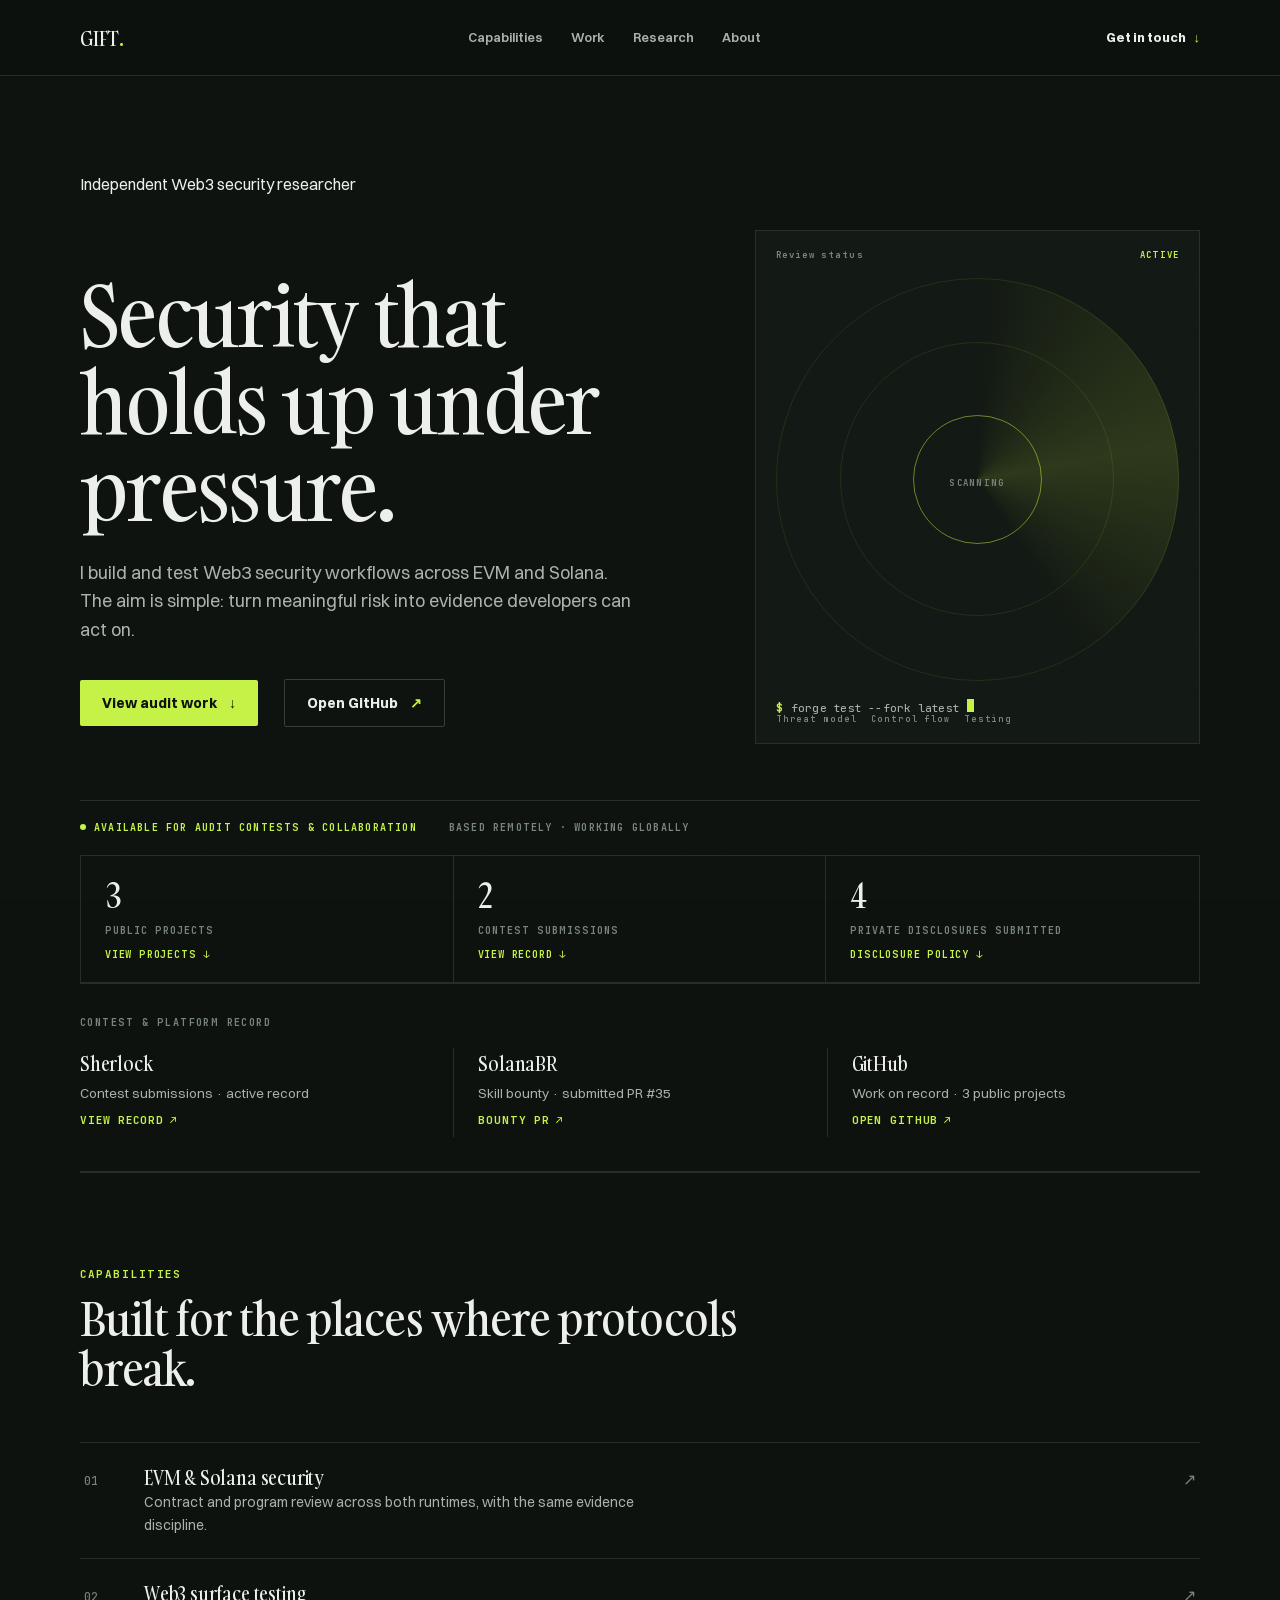
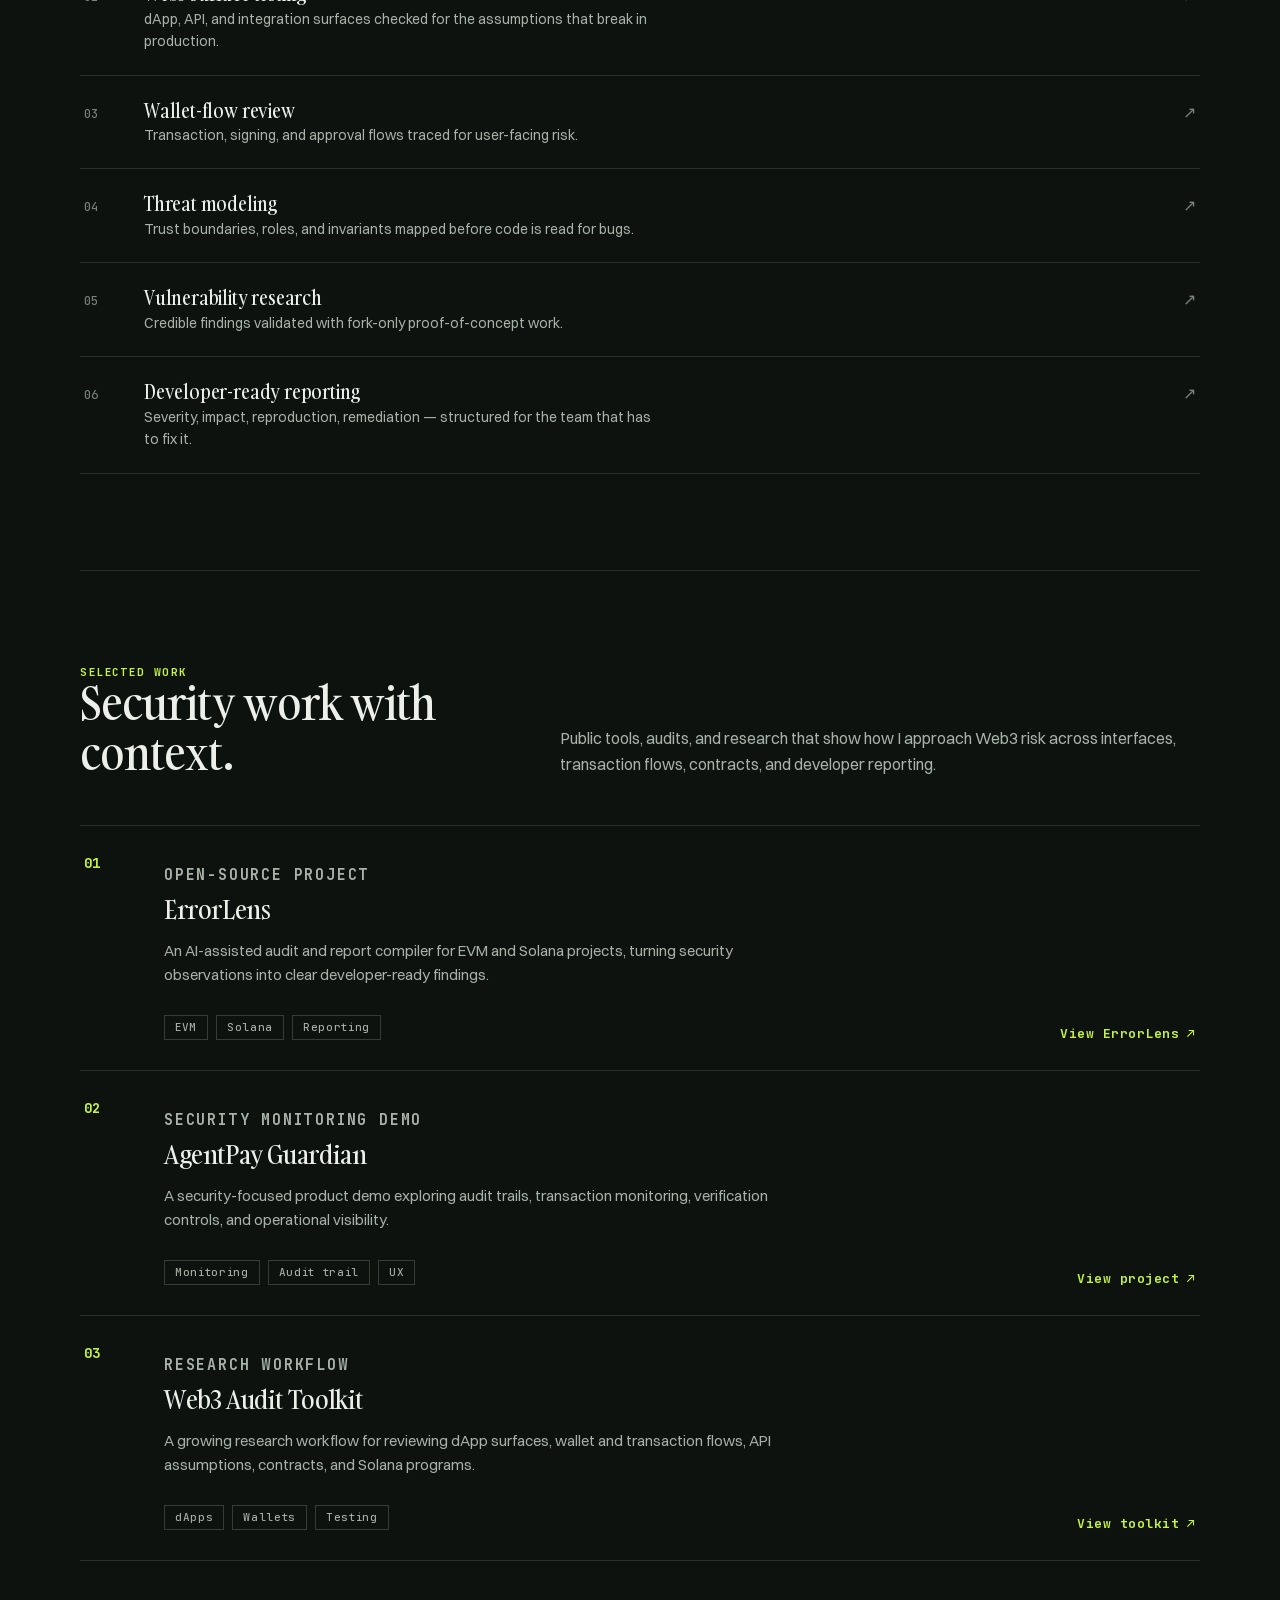
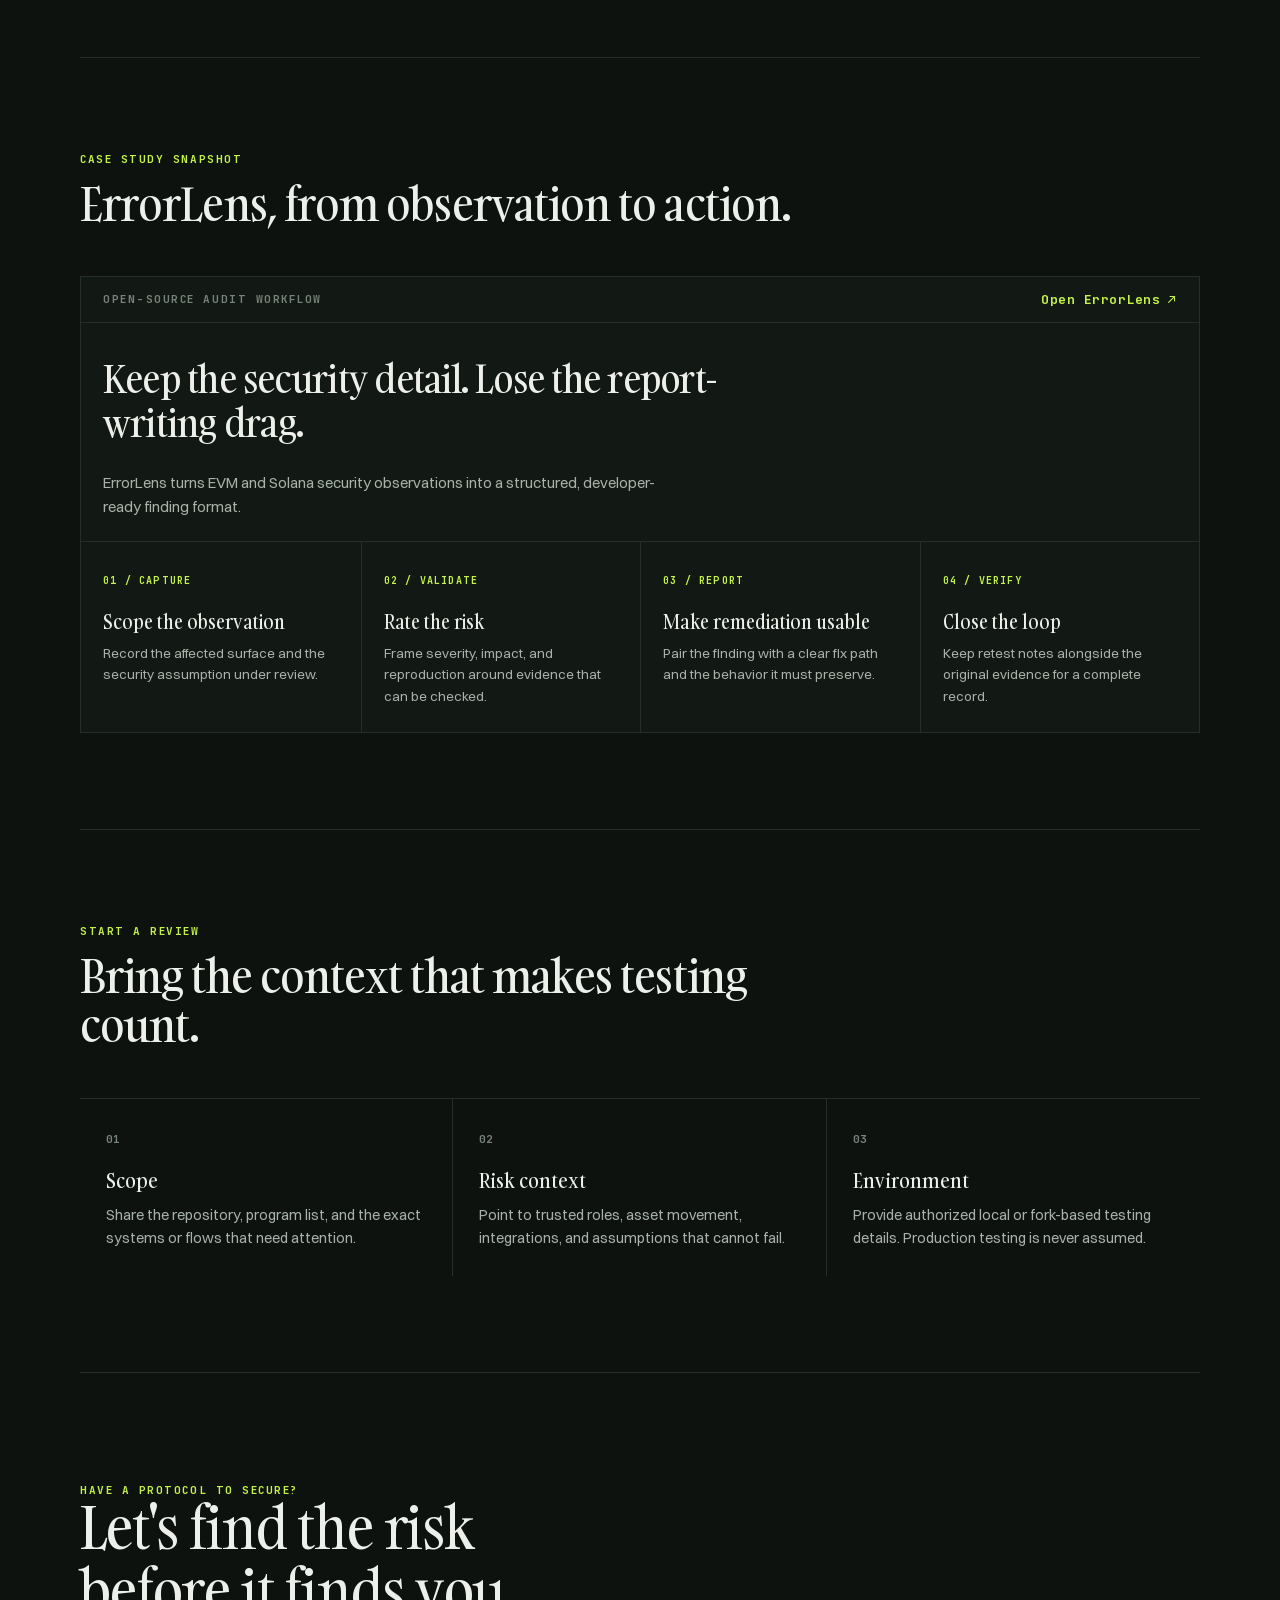
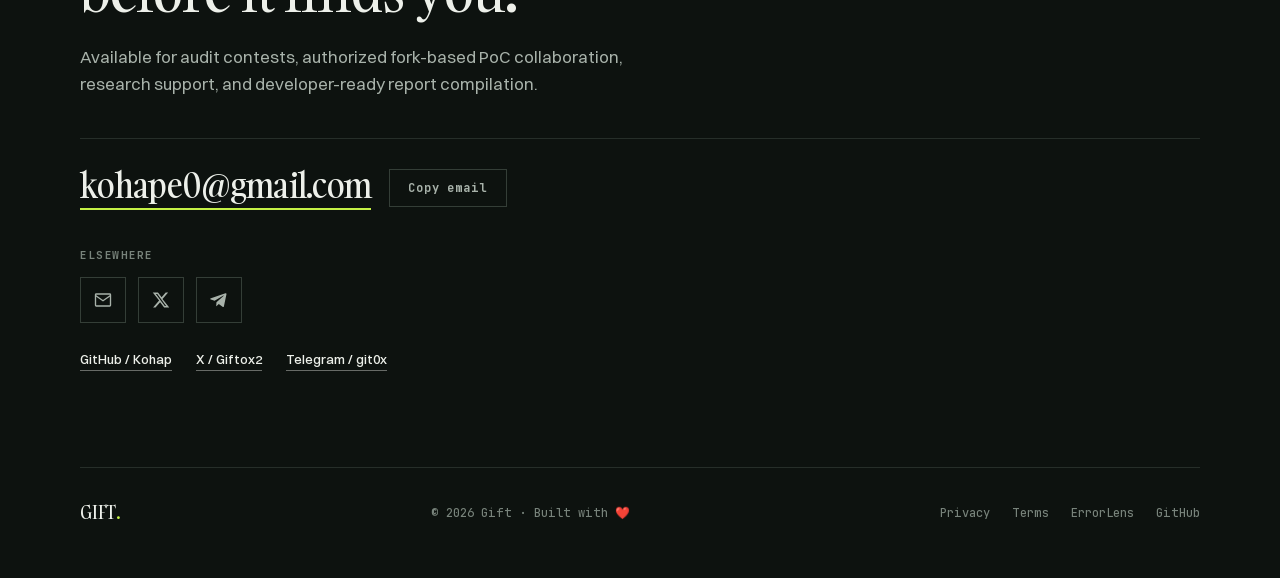
<file: index 2.html>
<!doctype html>
<html lang="en">
<head>
  <meta charset="utf-8">
  <meta name="viewport" content="width=device-width,initial-scale=1">
  <title>Gift | Web3 Security Researcher</title>
  <meta name="description" content="Independent Web3 security research across EVM and Solana: smart contract review, fork-based PoCs, and AI-assisted audit workflows.">
  <meta property="og:title" content="Gift | Web3 Security Researcher">
  <meta property="og:description" content="Security that holds up under pressure.">
  <meta property="og:image" content="https://kohap.github.io/Portfolio/og.jpg">
  <meta property="og:type" content="website">
  <meta property="og:url" content="https://kohap.github.io/Portfolio/">
  <meta name="twitter:card" content="summary_large_image">
  <meta name="twitter:title" content="Gift | Web3 Security Researcher">
  <meta name="twitter:description" content="Security that holds up under pressure.">
  <meta name="twitter:image" content="https://kohap.github.io/Portfolio/og.jpg">
  <link rel="icon" href="data:image/svg+xml,%3Csvg xmlns='http://www.w3.org/2000/svg' viewBox='0 0 32 32'%3E%3Crect width='32' height='32' fill='%23101613'/%3E%3Ctext x='16' y='23' text-anchor='middle' font-family='Georgia,serif' font-size='20' fill='%23c5f246'%3EG%3C/text%3E%3C/svg%3E">
  <link rel="preconnect" href="https://fonts.googleapis.com">
  <link crossorigin href="https://fonts.gstatic.com" rel="preconnect">
  <link href="https://fonts.googleapis.com/css2?family=Bricolage+Grotesque:wght@500;600;700&family=Schibsted+Grotesk:wght@400;500;600&family=JetBrains+Mono:wght@400;500;700&display=swap" rel="stylesheet">
  <link rel="stylesheet" href="styles.css">
</head>
<body>
  <div class="grain" aria-hidden="true"></div>
  <div class="intro" aria-hidden="true"><div class="intro-inner"><span class="intro-brand">GIFT<i>.</i></span><span class="intro-scan"></span></div></div>
  <nav class="nav" aria-label="Primary navigation">
    <div class="shell">
      <a class="brand" href="index.html">GIFT<i>.</i></a>
      <div class="navlinks">
        <a href="#capabilities">Capabilities</a>
        <a href="#work">Work</a>
        <a href="research.html">Research</a>
        <a href="about.html">About</a>
      </div>
      <a class="contact-top" href="#contact">Get in touch <b>↓</b></a>
      <button class="menu-toggle" type="button" aria-label="Toggle menu" aria-expanded="false"><span></span><span></span><span></span></button>
    </div>
    <div class="mobile-menu">
      <a href="#capabilities">Capabilities</a>
      <a href="#work">Work</a>
      <a href="research.html">Research</a>
      <a href="about.html">About</a>
      <a href="#contact">Get in touch</a>
    </div>
  </nav>

  <main id="top">
    <section class="hero shell">
      <p class="eyebrow entrance t1"><b></b>Independent Web3 security researcher</p>
      <div class="hero-grid">
        <div>
          <h1 class="entrance t2">Security that holds up under pressure.</h1>
          <p class="lede entrance t3">I build and test Web3 security workflows across EVM and Solana. The aim is simple: turn meaningful risk into evidence developers can act on.</p>
          <div class="actions entrance t4">
            <a class="button primary" href="#work">View audit work <b>↓</b></a>
            <a class="button quiet" href="https://github.com/Kohap" target="_blank" rel="noreferrer">Open GitHub <b>↗</b></a>
          </div>
        </div>
        <div class="signal entrance t5" id="signal" role="img" aria-label="Active security review signal">
          <div class="signal-top"><span>Review status</span><b>ACTIVE</b></div>
          <div class="rings"><span class="ring"></span><span class="ring"></span><span class="ring"></span><span class="sweep"></span><strong class="rings-num"><small id="tick-label">SCANNING</small></strong></div>
          <div class="tty" aria-hidden="true"><span class="tty-prompt">$</span> <span id="tty-text"></span><span class="tty-caret"></span></div>
          <div class="signal-bottom"><span>Threat model</span><span>Control flow</span><span>Testing</span></div>
        </div>
      </div>
      <div class="hero-foot entrance t6"><span id="avail-badge">Available for audit contests &amp; collaboration</span><span>Based remotely · Working globally</span></div>
    </section>

    <section class="stats shell entrance t7" aria-label="Security experience on record">
      <a class="stat" href="#work"><strong>3</strong><span>Public projects</span><em>View projects ↓</em></a>
      <a class="stat" href="research.html"><strong>2</strong><span>Contest submissions</span><em>View record ↓</em></a>
      <a class="stat" href="#contact"><strong>4</strong><span>Private disclosures submitted</span><em>Disclosure policy ↓</em></a>
    </section>

    <section class="record shell reveal" aria-label="Contest and platform record">
      <p class="record-label">Contest &amp; platform record</p>
      <div class="record-row">
        <div class="record-item">
          <b class="name">Sherlock</b>
          <span class="what">Contest submissions · active record</span>
          <a class="arrow" href="research.html">View record <b>↗</b></a>
        </div>
        <div class="record-item">
          <b class="name">SolanaBR</b>
          <span class="what">Skill bounty · submitted PR #35</span>
          <a class="arrow" href="https://github.com/solanabr/skill-bounty/pull/35" target="_blank" rel="noreferrer">Bounty PR <b>↗</b></a>
        </div>
        <div class="record-item">
          <b class="name">GitHub</b>
          <span class="what">Work on record · 3 public projects</span>
          <a class="arrow" href="https://github.com/Kohap" target="_blank" rel="noreferrer">Open GitHub <b>↗</b></a>
        </div>
      </div>
    </section>

    <section class="section shell reveal" id="capabilities">
      <div class="heading"><p class="kicker">Capabilities</p><h2>Built for the places where protocols break.</h2></div>
      <div class="capabilities">
        <div class="capability"><small>01</small><div><h3>EVM &amp; Solana security</h3><p>Contract and program review across both runtimes, with the same evidence discipline.</p></div><b>↗</b></div>
        <div class="capability"><small>02</small><div><h3>Web3 surface testing</h3><p>dApp, API, and integration surfaces checked for the assumptions that break in production.</p></div><b>↗</b></div>
        <div class="capability"><small>03</small><div><h3>Wallet-flow review</h3><p>Transaction, signing, and approval flows traced for user-facing risk.</p></div><b>↗</b></div>
        <div class="capability"><small>04</small><div><h3>Threat modeling</h3><p>Trust boundaries, roles, and invariants mapped before code is read for bugs.</p></div><b>↗</b></div>
        <div class="capability"><small>05</small><div><h3>Vulnerability research</h3><p>Credible findings validated with fork-only proof-of-concept work.</p></div><b>↗</b></div>
        <div class="capability"><small>06</small><div><h3>Developer-ready reporting</h3><p>Severity, impact, reproduction, remediation — structured for the team that has to fix it.</p></div><b>↗</b></div>
      </div>
    </section>

    <section class="section shell reveal" id="work">
      <div class="heading work-heading">
        <div><p class="kicker">Selected work</p><h2>Security work with context.</h2></div>
        <p class="sub">Public tools, audits, and research that show how I approach Web3 risk across interfaces, transaction flows, contracts, and developer reporting.</p>
      </div>
      <div class="work-list">
        <article class="work-item">
          <div class="work-index">01</div>
          <div class="work-main">
            <p class="work-label">Open-source project</p>
            <h3>ErrorLens</h3>
            <p>An AI-assisted audit and report compiler for EVM and Solana projects, turning security observations into clear developer-ready findings.</p>
          </div>
          <div class="tags"><span>EVM</span><span>Solana</span><span>Reporting</span></div>
          <a class="arrow work-foot" href="https://kohap-errorlens.vercel.app/#home" target="_blank" rel="noreferrer">View ErrorLens <b>↗</b></a>
        </article>
        <article class="work-item">
          <div class="work-index">02</div>
          <div class="work-main">
            <p class="work-label">Security monitoring demo</p>
            <h3>AgentPay Guardian</h3>
            <p>A security-focused product demo exploring audit trails, transaction monitoring, verification controls, and operational visibility.</p>
          </div>
          <div class="tags"><span>Monitoring</span><span>Audit trail</span><span>UX</span></div>
          <a class="arrow work-foot" href="https://www.vecguard.xyz/" target="_blank" rel="noreferrer">View project <b>↗</b></a>
        </article>
        <article class="work-item">
          <div class="work-index">03</div>
          <div class="work-main">
            <p class="work-label">Research workflow</p>
            <h3>Web3 Audit Toolkit</h3>
            <p>A growing research workflow for reviewing dApp surfaces, wallet and transaction flows, API assumptions, contracts, and Solana programs.</p>
          </div>
          <div class="tags"><span>dApps</span><span>Wallets</span><span>Testing</span></div>
          <a class="arrow work-foot" href="https://github.com/Kohap/bug-ai-auditor-viktor-merged" target="_blank" rel="noreferrer">View toolkit <b>↗</b></a>
        </article>
      </div>
    </section>

    <section class="section shell reveal" id="errorlens">
      <div class="heading"><p class="kicker">Case study snapshot</p><h2>ErrorLens, from observation to action.</h2></div>
      <div class="case-frame">
        <div class="case-top">
          <span class="mono-label">Open-source audit workflow</span>
          <a class="arrow" href="https://kohap-errorlens.vercel.app/#home" target="_blank" rel="noreferrer">Open ErrorLens <b>↗</b></a>
        </div>
        <div class="case-intro">
          <h3>Keep the security detail. Lose the report-writing drag.</h3>
          <p>ErrorLens turns EVM and Solana security observations into a structured, developer-ready finding format.</p>
        </div>
        <div class="case-outputs">
          <article class="case-output"><small>01 / Capture</small><h4>Scope the observation</h4><p>Record the affected surface and the security assumption under review.</p></article>
          <article class="case-output"><small>02 / Validate</small><h4>Rate the risk</h4><p>Frame severity, impact, and reproduction around evidence that can be checked.</p></article>
          <article class="case-output"><small>03 / Report</small><h4>Make remediation usable</h4><p>Pair the finding with a clear fix path and the behavior it must preserve.</p></article>
          <article class="case-output"><small>04 / Verify</small><h4>Close the loop</h4><p>Keep retest notes alongside the original evidence for a complete record.</p></article>
        </div>
      </div>
    </section>

    <section class="section shell reveal" id="start">
      <div class="heading"><p class="kicker">Start a review</p><h2>Bring the context that makes testing count.</h2></div>
      <div class="ready-grid">
        <article class="ready-item"><small>01</small><h3>Scope</h3><p>Share the repository, program list, and the exact systems or flows that need attention.</p></article>
        <article class="ready-item"><small>02</small><h3>Risk context</h3><p>Point to trusted roles, asset movement, integrations, and assumptions that cannot fail.</p></article>
        <article class="ready-item"><small>03</small><h3>Environment</h3><p>Provide authorized local or fork-based testing details. Production testing is never assumed.</p></article>
      </div>
    </section>

    <section class="reach shell reveal" id="contact">
      <p class="kicker">Have a protocol to secure?</p>
      <h2>Let&apos;s find the risk<br>before it finds you.</h2>
      <p class="availability">Available for audit contests, authorized fork-based PoC collaboration, research support, and developer-ready report compilation.</p>
      <div class="email-row">
        <a class="email-link" href="mailto:kohape0@gmail.com">kohape0@gmail.com</a>
        <button class="copy-email" type="button">Copy email</button>
      </div>
      <p class="contact-label">Elsewhere</p>
      <div class="socials" aria-label="Contact Gift">
        <a class="social" href="mailto:kohape0@gmail.com" aria-label="Email Gift" title="Email"><svg viewBox="0 0 24 24" fill="none" stroke="currentColor" stroke-width="1.8" aria-hidden="true"><rect x="2" y="4" width="20" height="16" rx="1"/><path d="m2 6 10 7L22 6"/></svg></a>
        <a class="social" href="https://x.com/Giftox2" target="_blank" rel="noreferrer" aria-label="Open Gift on X" title="X / Twitter"><svg viewBox="0 0 24 24" fill="currentColor" aria-hidden="true"><path d="M18.24 2H21.5l-7.51 8.59L23 22h-6.83l-5.35-6.99L4.7 22H1.44l8.03-9.19L1 2h6.99l4.84 6.4L18.24 2zm-1.2 18h1.81L7.05 3.89H5.12L17.04 20z"/></svg></a>
        <a class="social" href="https://t.me/git0x" target="_blank" rel="noreferrer" aria-label="Open Gift on Telegram" title="Telegram"><svg viewBox="0 0 24 24" fill="currentColor" aria-hidden="true"><path d="m21.94 4.36-3.34 15.84c-.25 1.12-.9 1.4-1.83.87l-5.06-3.73-2.44 2.35c-.27.27-.5.5-1.02.5l.36-5.16 9.39-8.49c.41-.36-.09-.56-.63-.2L6.1 12.9l-5.02-1.57c-1.09-.34-1.11-1.09.23-1.61L20.6 3.14c.91-.34 1.7.2 1.34 1.22z"/></svg></a>
      </div>
      <div class="social-directory" aria-label="Gift social profiles">
        <a href="https://github.com/Kohap" target="_blank" rel="noreferrer">GitHub / Kohap</a>
        <a href="https://x.com/Giftox2" target="_blank" rel="noreferrer">X / Giftox2</a>
        <a href="https://t.me/git0x" target="_blank" rel="noreferrer">Telegram / git0x</a>
      </div>
    </section>
  </main>

  <footer class="shell foot">
    <a class="brand" href="index.html">GIFT<i>.</i></a>
    <span>© 2026 Gift · Built with ❤️</span>
    <div>
      <a href="privacy.html">Privacy</a>
      <a href="terms.html">Terms</a>
      <a href="https://kohap-errorlens.vercel.app/#home" target="_blank" rel="noreferrer">ErrorLens</a>
      <a href="https://github.com/Kohap" target="_blank" rel="noreferrer">GitHub</a>
    </div>
  </footer>

  <script src="site.js"></script>
</body>
</html>
</file>
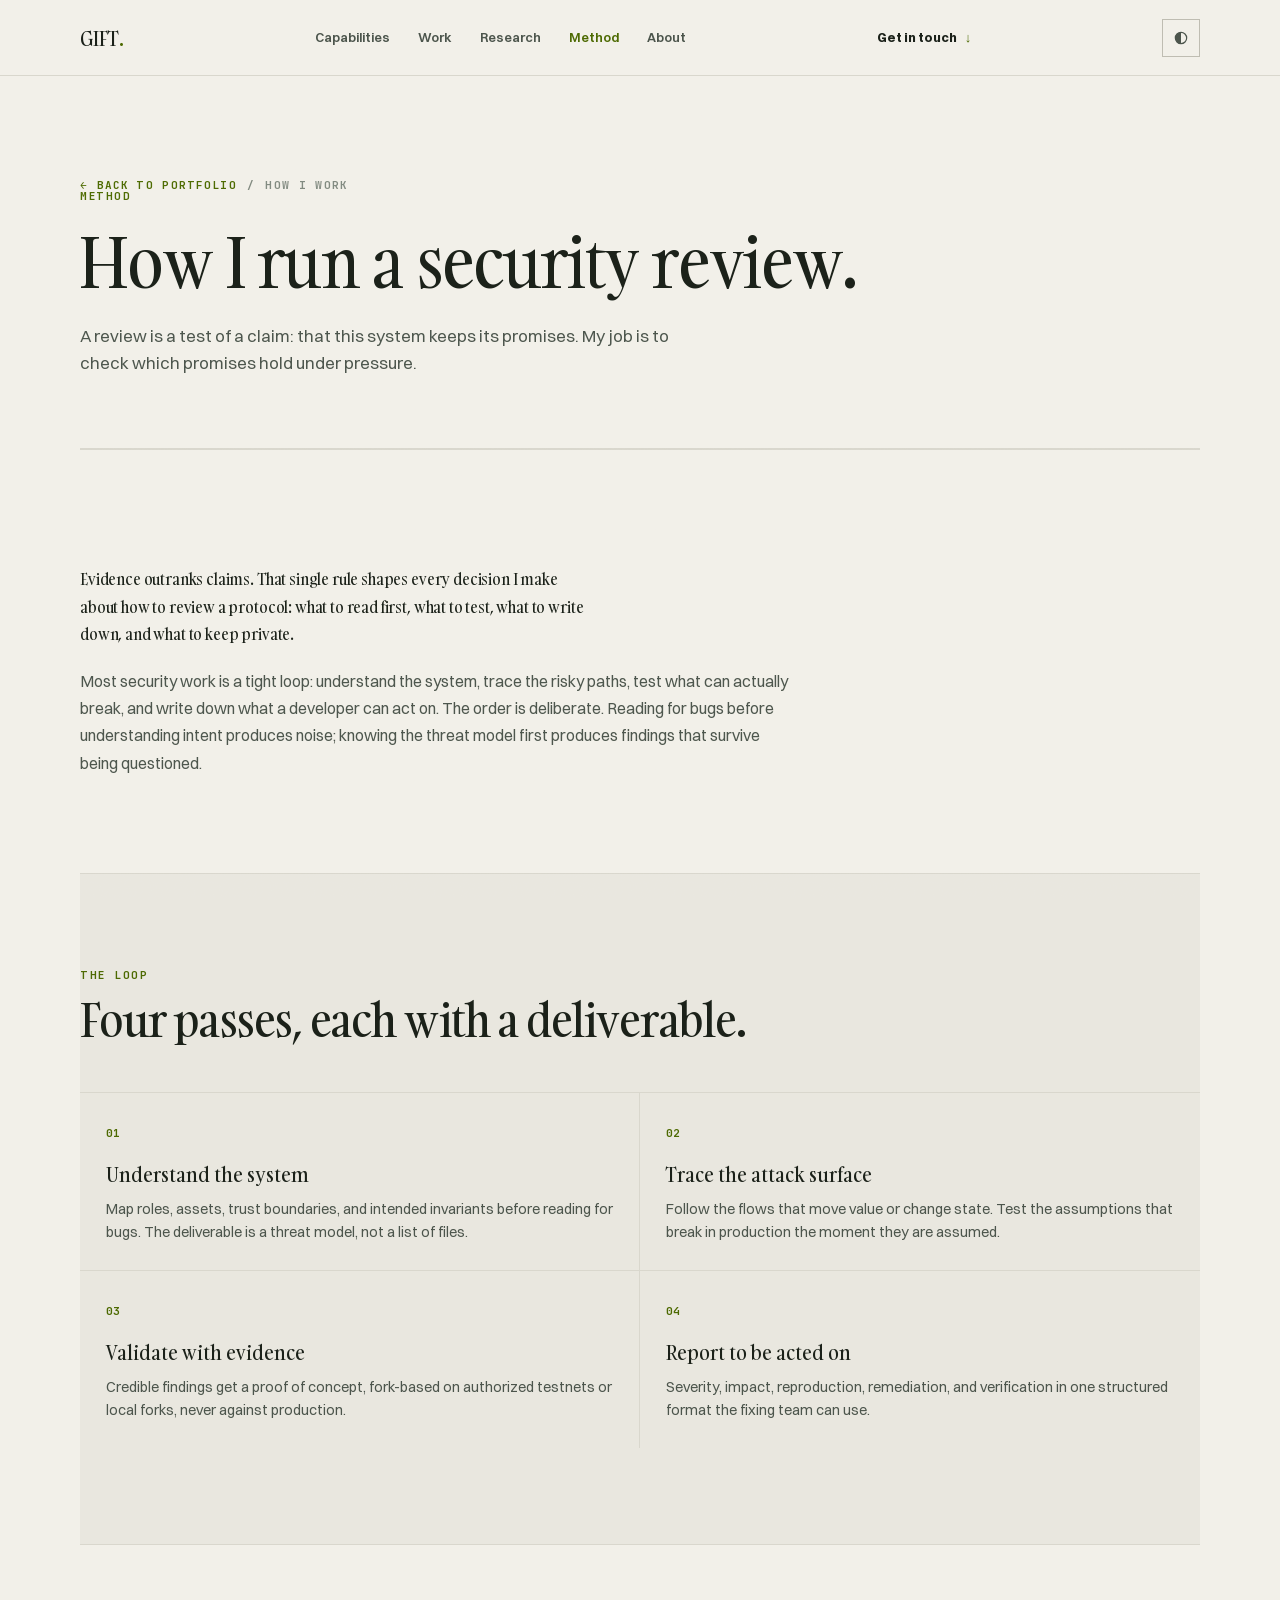
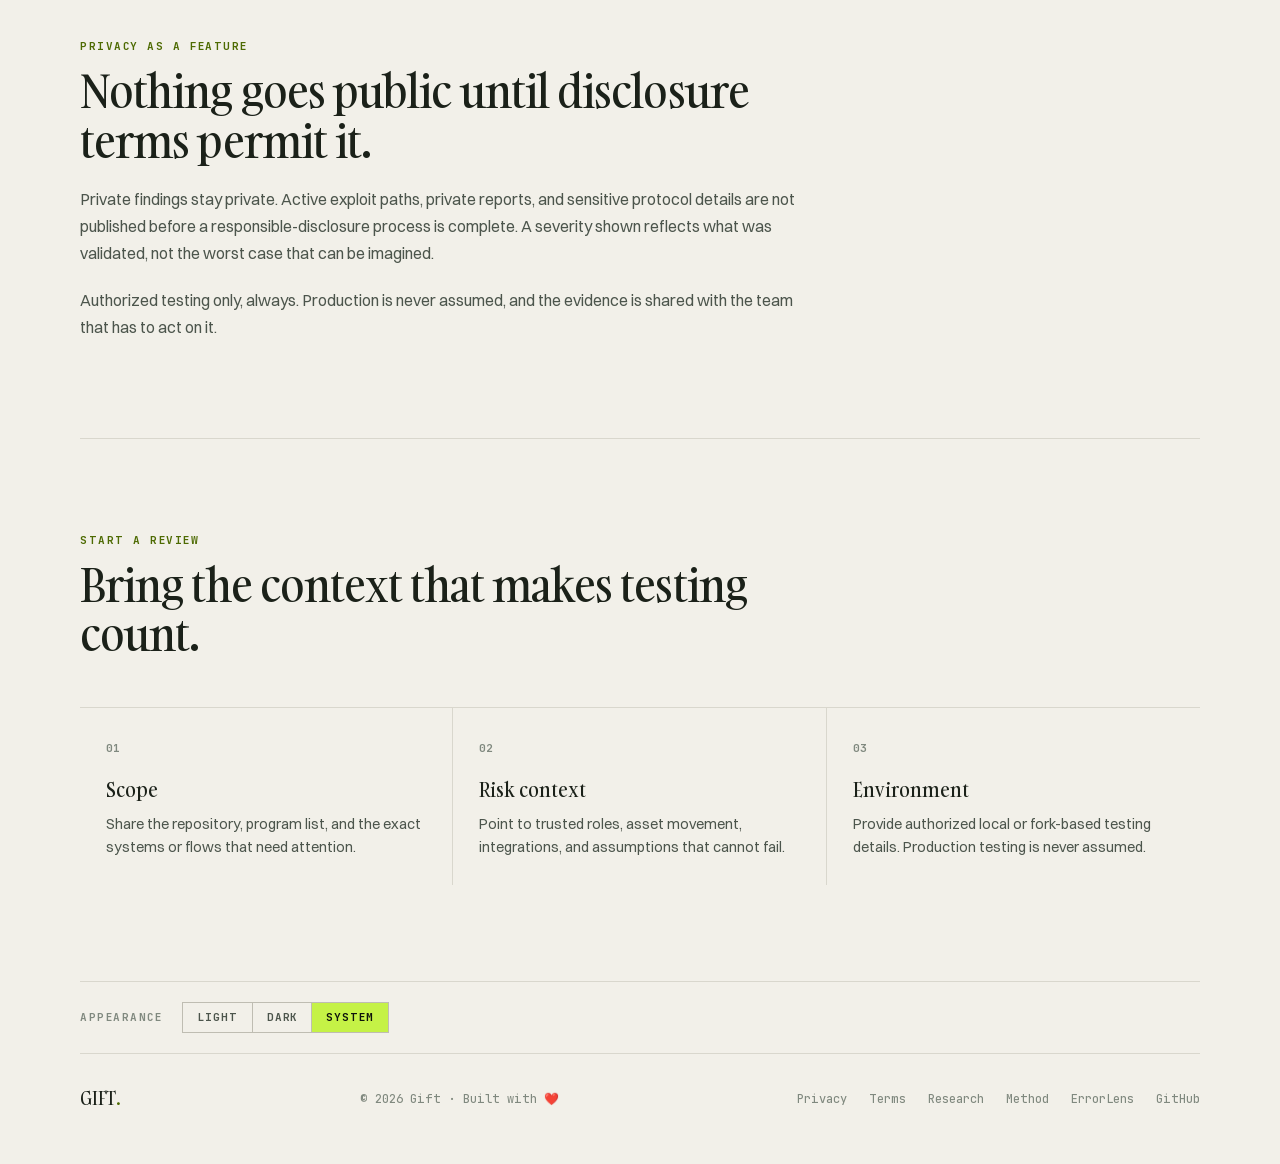
<file: method.html>
<!doctype html>
<html lang="en">
<head>
  <meta charset="utf-8">
  <meta name="viewport" content="width=device-width,initial-scale=1">
  <meta name="color-scheme" content="light dark">
  <title>How I Run a Review | Gift</title>
  <meta name="description" content="How I approach Web3 security work: evidence discipline, threat modeling, fork-based validation, and developer-ready reporting.">
  <meta property="og:title" content="How I Run a Review | Gift">
  <meta property="og:description" content="Evidence outranks claims.">
  <meta property="og:image" content="https://www.0xgift.site/og.jpg">
  <meta property="og:type" content="website">
  <meta property="og:url" content="https://www.0xgift.site/method.html">
  <meta name="twitter:card" content="summary_large_image">
  <meta name="twitter:title" content="How I Run a Review | Gift">
  <meta name="twitter:description" content="Evidence outranks claims.">
  <meta name="twitter:image" content="https://www.0xgift.site/og.jpg">
  <link rel="icon" href="data:image/svg+xml,%3Csvg xmlns='http://www.w3.org/2000/svg' viewBox='0 0 32 32'%3E%3Crect width='32' height='32' fill='%23101613'/%3E%3Ctext x='16' y='23' text-anchor='middle' font-family='Georgia,serif' font-size='20' fill='%23c5f246'%3EG%3C/text%3E%3C/svg%3E">
  <link rel="stylesheet" href="styles.css">
  <script src="theme-init.js"></script>
</head>
<body>
  <div class="grain" aria-hidden="true"></div>
  <div class="intro" aria-hidden="true"><div class="intro-inner"><span class="intro-brand">GIFT<i>.</i></span><span class="intro-scan"></span></div></div>
  <nav class="nav" aria-label="Primary navigation">
    <div class="shell">
      <a class="brand" href="index.html">GIFT<i>.</i></a>
      <div class="navlinks">
        <a href="index.html#capabilities">Capabilities</a>
        <a href="index.html#work">Work</a>
        <a href="research.html">Research</a>
        <a href="method.html">Method</a>
        <a href="about.html">About</a>
      </div>
      <a class="contact-top" href="index.html#contact">Get in touch <b>↓</b></a>
      <button class="theme-toggle" type="button" aria-label="Toggle colour theme"><svg class="ctl" viewBox="0 0 24 24" aria-hidden="true"><circle class="t-ring" cx="12" cy="12" r="8.5"/><path class="t-fill" d="M12 3.5a8.5 8.5 0 0 1 0 17z"/></svg></button>
      <button class="menu-toggle" type="button" aria-label="Toggle menu" aria-expanded="false"><span></span><span></span><span></span></button>
    </div>
  </nav>
  <div class="mobile-menu" aria-hidden="true">
    <a href="index.html#capabilities">Capabilities</a>
    <a href="index.html#work">Work</a>
    <a href="research.html">Research</a>
    <a href="method.html">Method</a>
    <a href="about.html">About</a>
    <button class="theme-toggle" type="button" aria-label="Toggle colour theme"><svg class="ctl" viewBox="0 0 24 24" aria-hidden="true"><circle class="t-ring" cx="12" cy="12" r="8.5"/><path class="t-fill" d="M12 3.5a8.5 8.5 0 0 1 0 17z"/></svg></button>
    <a href="index.html#contact">Get in touch</a>
  </div>

  <main>
    <section class="page-hero shell">
      <nav class="cross entrance t1" aria-label="Breadcrumb"><a href="index.html">← Back to portfolio</a><span>/</span><span>How I work</span></nav>
      <p class="kicker entrance t2">Method</p>
      <h1 class="entrance t3">How I run a security review.</h1>
      <p class="lede entrance t4">A review is a test of a claim: that this system keeps its promises. My job is to check which promises hold under pressure.</p>
    </section>

    <section class="section shell reveal" id="essay">
      <article class="essay">
        <p class="essay-lead">Evidence outranks claims. That single rule shapes every decision I make about how to review a protocol: what to read first, what to test, what to write down, and what to keep private.</p>
        <p>Most security work is a tight loop: understand the system, trace the risky paths, test what can actually break, and write down what a developer can act on. The order is deliberate. Reading for bugs before understanding intent produces noise; knowing the threat model first produces findings that survive being questioned.</p>
      </article>
    </section>

    <section class="section section-alt shell reveal" id="steps">
      <div class="heading">
        <p class="kicker">The loop</p>
        <h2>Four passes, each with a deliverable.</h2>
      </div>
      <div class="method-grid stagger">
        <article><small>01</small><h3>Understand the system</h3><p>Map roles, assets, trust boundaries, and intended invariants before reading for bugs. The deliverable is a threat model, not a list of files.</p></article>
        <article><small>02</small><h3>Trace the attack surface</h3><p>Follow the flows that move value or change state. Test the assumptions that break in production the moment they are assumed.</p></article>
        <article><small>03</small><h3>Validate with evidence</h3><p>Credible findings get a proof of concept, fork-based on authorized testnets or local forks, never against production.</p></article>
        <article><small>04</small><h3>Report to be acted on</h3><p>Severity, impact, reproduction, remediation, and verification in one structured format the fixing team can use.</p></article>
      </div>
    </section>

    <section class="section shell reveal" id="privacy">
      <div class="heading">
        <p class="kicker">Privacy as a feature</p>
        <h2>Nothing goes public until disclosure terms permit it.</h2>
      </div>
      <div class="essay">
        <p>Private findings stay private. Active exploit paths, private reports, and sensitive protocol details are not published before a responsible-disclosure process is complete. A severity shown reflects what was validated, not the worst case that can be imagined.</p>
        <p>Authorized testing only, always. Production is never assumed, and the evidence is shared with the team that has to act on it.</p>
      </div>
    </section>

    <section class="section shell reveal" id="start">
      <div class="heading">
        <p class="kicker">Start a review</p>
        <h2>Bring the context that makes testing count.</h2>
      </div>
      <div class="ready-grid stagger">
        <article class="ready-item"><small>01</small><h3>Scope</h3><p>Share the repository, program list, and the exact systems or flows that need attention.</p></article>
        <article class="ready-item"><small>02</small><h3>Risk context</h3><p>Point to trusted roles, asset movement, integrations, and assumptions that cannot fail.</p></article>
        <article class="ready-item"><small>03</small><h3>Environment</h3><p>Provide authorized local or fork-based testing details. Production testing is never assumed.</p></article>
      </div>
    </section>
  </main>

  <section class="appearance shell" aria-labelledby="appearance-label">
    <span class="appearance-label" id="appearance-label">Appearance</span>
    <div class="theme-seg" role="group" aria-label="Colour theme">
      <button type="button" data-theme="light">Light</button>
      <button type="button" data-theme="dark">Dark</button>
      <button type="button" data-theme="system">System</button>
    </div>
  </section>

  <footer class="shell foot">
    <a class="brand" href="index.html">GIFT<i>.</i></a>
    <span>© 2026 Gift · Built with ❤️</span>
    <div>
      <a href="privacy.html">Privacy</a>
      <a href="terms.html">Terms</a>
      <a href="research.html">Research</a>
      <a href="method.html">Method</a>
      <a href="https://kohap-errorlens.vercel.app/#home" target="_blank" rel="noreferrer">ErrorLens</a>
      <a href="https://github.com/Kohap" target="_blank" rel="noreferrer">GitHub</a>
    </div>
  </footer>

  <script src="site.js"></script>
  <script src="theme.js"></script>
</body>
</html>
</file>
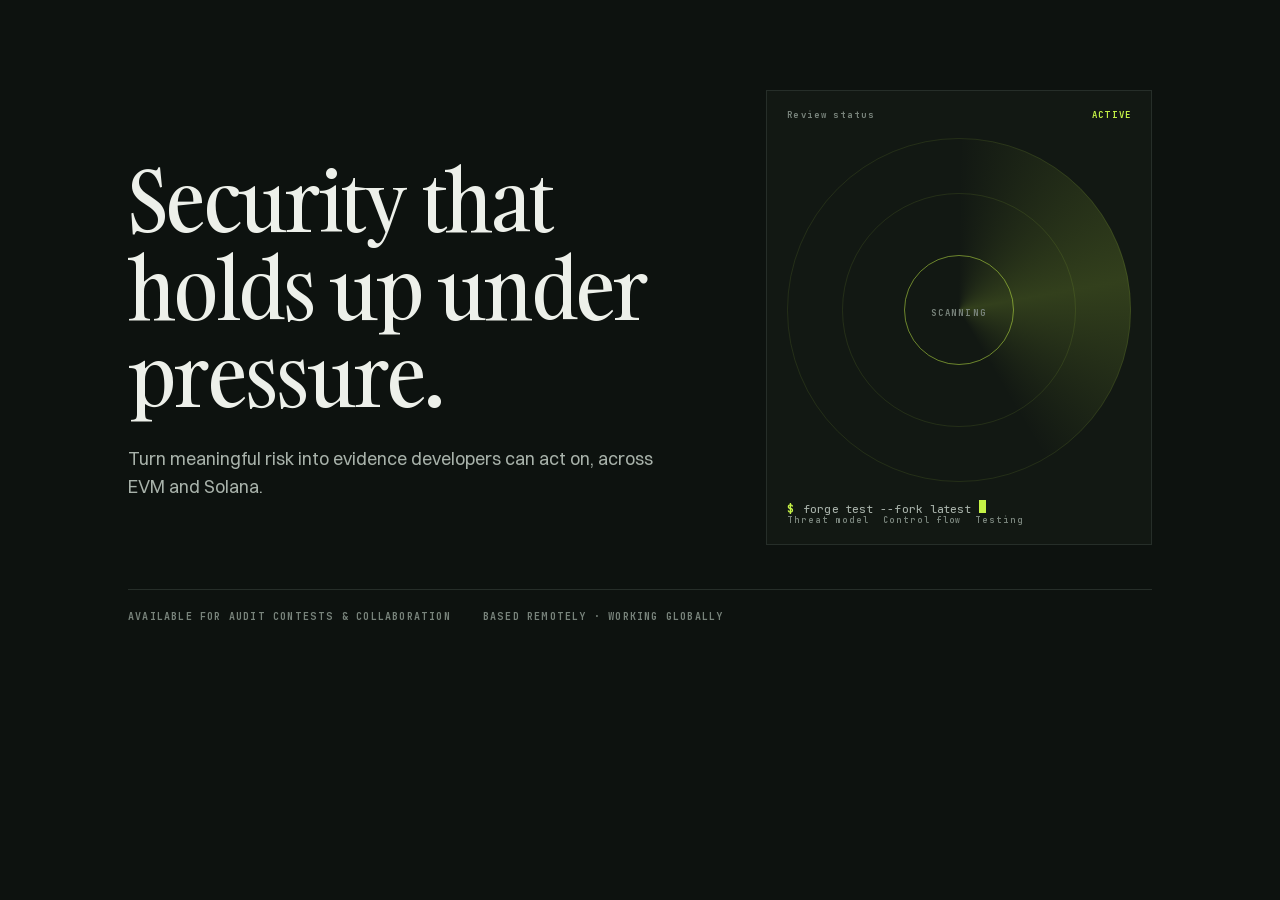
<file: ogcard.html>
<!doctype html>
<html lang="en">
<head>
<meta charset="utf-8">
<meta name="viewport" content="width=device-width,initial-scale=1">
<link rel="stylesheet" href="styles.css">
<style>
  body{overflow:hidden}
  .grain{display:none}
  .intro,.nav,.entrance{animation:none!important;opacity:1!important;transform:none!important}
  .og-hero{padding:56px 48px 0;min-height:630px}
  .og-hero .hero-grid{margin-top:34px}
  .og-hero .signal{min-height:290px}
  .og-hero .rings .sweep{animation:none;opacity:.6}
  .og-hero .tty{opacity:1}
  @media (min-width:980px){.og-hero .hero-grid{grid-template-columns:1.2fr .8fr;gap:60px}}
  @media (prefers-reduced-motion:reduce){.og-hero .rings .sweep{animation:none}}
</style>
</head>
<body>
  <main class="og-hero shell">
    <div class="hero-grid">
      <div>
        <h1>Security that holds up under pressure.</h1>
        <p class="lede">Turn meaningful risk into evidence developers can act on, across EVM and Solana.</p>
      </div>
      <div class="signal" role="img" aria-label="Active security review signal">
        <div class="signal-top"><span>Review status</span><b>ACTIVE</b></div>
        <div class="rings"><span class="ring"></span><span class="ring"></span><span class="ring"></span><span class="sweep"></span><strong class="rings-num"><small>SCANNING</small></strong></div>
        <div class="tty" aria-hidden="true"><span class="tty-prompt">$</span> <span>forge test --fork latest</span><span class="tty-caret"></span></div>
        <div class="signal-bottom"><span>Threat model</span><span>Control flow</span><span>Testing</span></div>
      </div>
    </div>
    <div class="hero-foot" style="margin-top:44px"><span id="avail-badge">Available for audit contests &amp; collaboration</span><span>Based remotely · Working globally</span></div>
  </main>
</body>
</html>
</file>
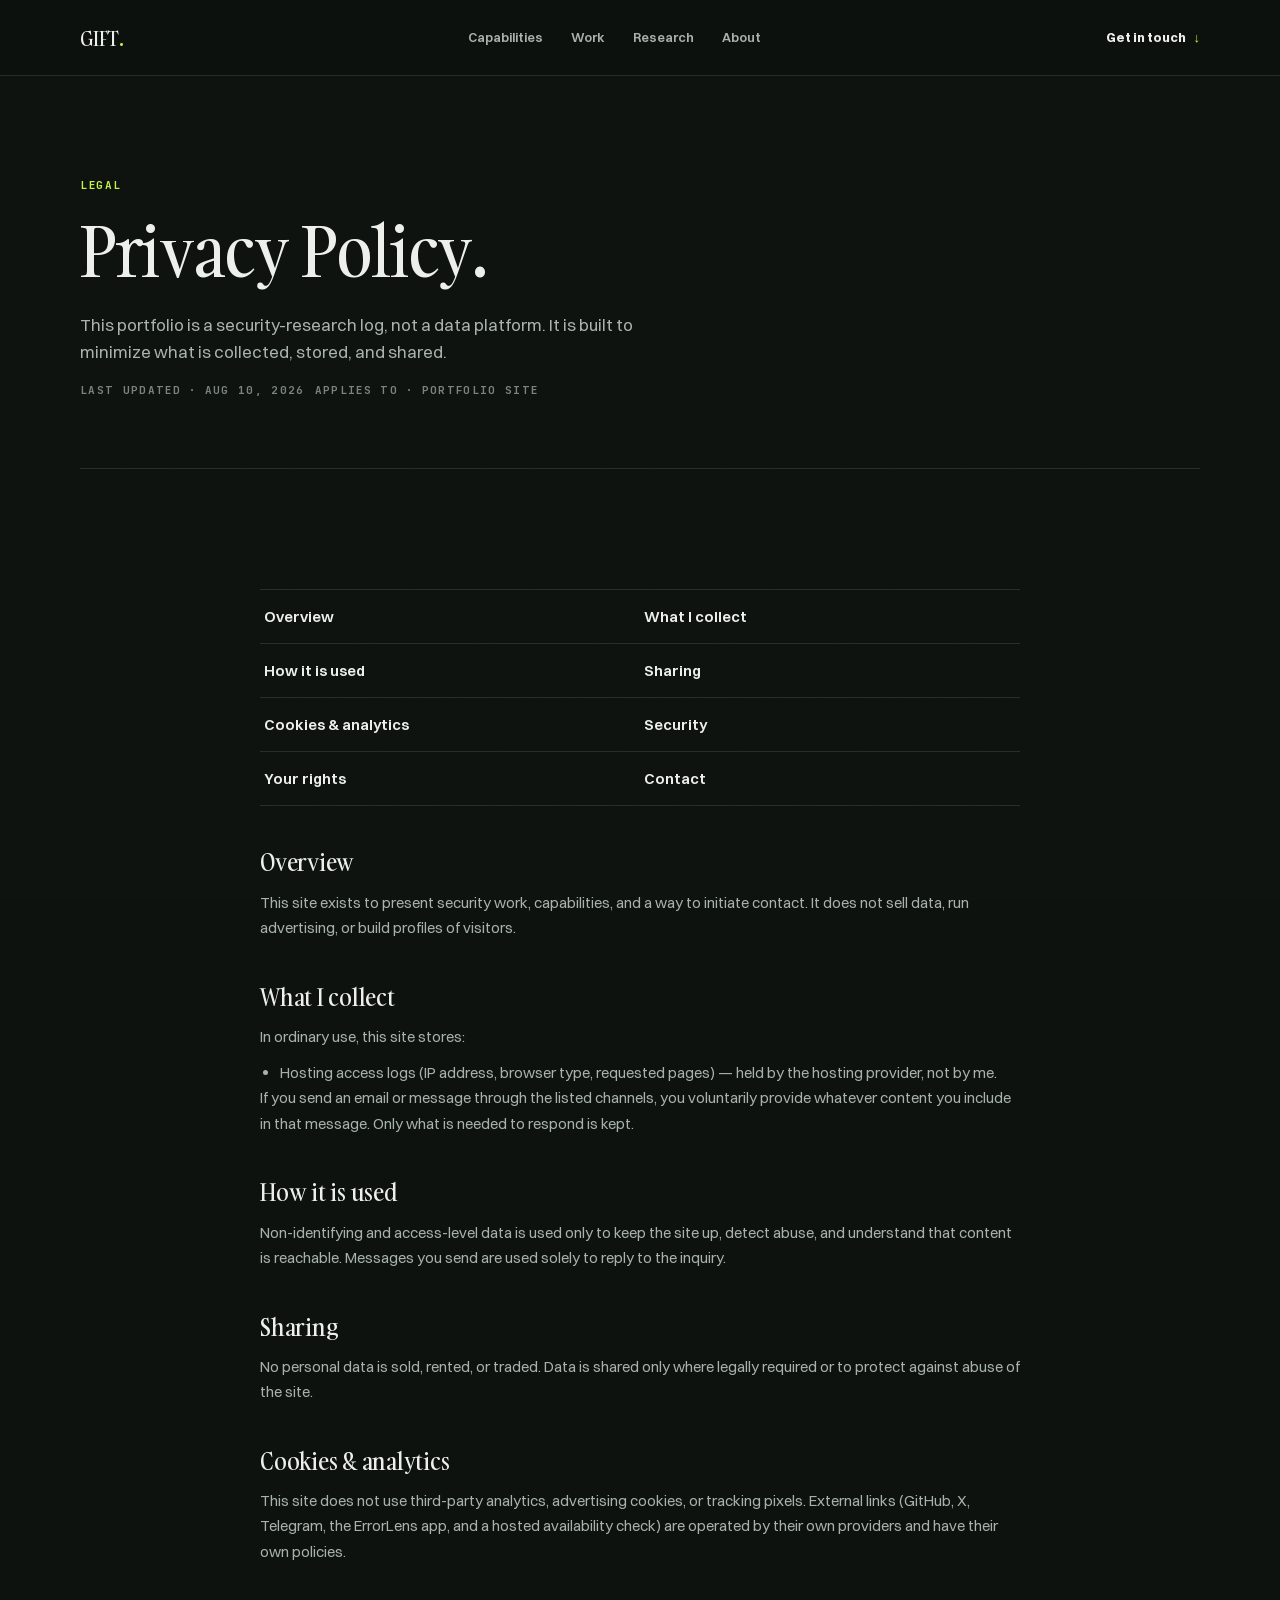
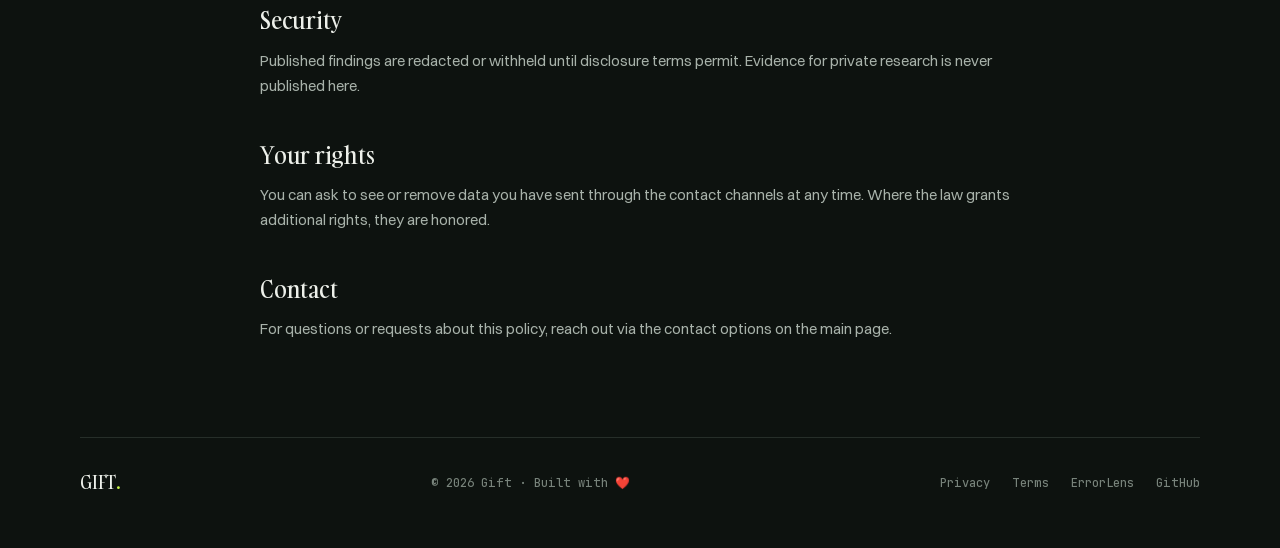
<file: privacy 2.html>
<!doctype html>
<html lang="en">
<head>
  <meta charset="utf-8">
  <meta name="viewport" content="width=device-width,initial-scale=1">
  <title>Privacy Policy | Gift</title>
  <meta name="description" content="Privacy policy for Gift's Web3 security research portfolio — what data is collected, stored, and shared.">
  <meta property="og:title" content="Privacy Policy | Gift">
  <meta property="og:description" content="What data this portfolio collects and how it is handled.">
  <meta property="og:image" content="https://kohap.github.io/Portfolio/og.jpg">
  <meta property="og:type" content="website">
  <meta property="og:url" content="https://kohap.github.io/Portfolio/privacy.html">
  <meta name="twitter:card" content="summary_large_image">
  <meta name="twitter:title" content="Privacy Policy | Gift">
  <meta name="twitter:description" content="What data this portfolio collects and how it is handled.">
  <meta name="twitter:image" content="https://kohap.github.io/Portfolio/og.jpg">
  <link rel="icon" href="data:image/svg+xml,%3Csvg xmlns='http://www.w3.org/2000/svg' viewBox='0 0 32 32'%3E%3Crect width='32' height='32' fill='%23101613'/%3E%3Ctext x='16' y='23' text-anchor='middle' font-family='Georgia,serif' font-size='20' fill='%23c5f246'%3EG%3C/text%3E%3C/svg%3E">
  <link rel="preconnect" href="https://fonts.googleapis.com">
  <link crossorigin href="https://fonts.gstatic.com" rel="preconnect">
  <link href="https://fonts.googleapis.com/css2?family=Bricolage+Grotesque:wght@500;600;700&family=Schibsted+Grotesk:wght@400;500;600&family=JetBrains+Mono:wght@400;500;700&display=swap" rel="stylesheet">
  <link rel="stylesheet" href="styles.css">
</head>
<body>
  <div class="grain" aria-hidden="true"></div>
  <div class="intro" aria-hidden="true"><div class="intro-inner"><span class="intro-brand">GIFT<i>.</i></span><span class="intro-scan"></span></div></div>
  <nav class="nav" aria-label="Primary navigation">
    <div class="shell">
      <a class="brand" href="index.html">GIFT<i>.</i></a>
      <div class="navlinks">
        <a href="index.html#capabilities">Capabilities</a>
        <a href="index.html#work">Work</a>
        <a href="research.html">Research</a>
        <a href="about.html">About</a>
      </div>
      <a class="contact-top" href="index.html#contact">Get in touch <b>↓</b></a>
      <button class="menu-toggle" type="button" aria-label="Toggle menu" aria-expanded="false"><span></span><span></span><span></span></button>
    </div>
    <div class="mobile-menu">
      <a href="index.html#capabilities">Capabilities</a>
      <a href="index.html#work">Work</a>
      <a href="research.html">Research</a>
      <a href="about.html">About</a>
      <a href="index.html#contact">Get in touch</a>
    </div>
  </nav>

  <main>
    <section class="page-hero shell">
      <p class="kicker entrance t1">Legal</p>
      <h1 class="entrance t2">Privacy Policy.</h1>
      <p class="lede entrance t3">This portfolio is a security-research log, not a data platform. It is built to minimize what is collected, stored, and shared.</p>
      <div class="legal-meta entrance t3"><span>Last updated · Aug 10, 2026</span><span>Applies to · Portfolio site</span></div>
    </section>

    <div class="shell legal">
      <nav class="toc" aria-label="Privacy policy sections">
        <a href="#overview">Overview</a>
        <a href="#data-collected">What I collect</a>
        <a href="#data-use">How it is used</a>
        <a href="#sharing">Sharing</a>
        <a href="#cookies">Cookies &amp; analytics</a>
        <a href="#security">Security</a>
        <a href="#your-rights">Your rights</a>
        <a href="#contact">Contact</a>
      </nav>

      <div class="legal-block" id="overview">
        <h2>Overview</h2>
        <p>This site exists to present security work, capabilities, and a way to initiate contact. It does not sell data, run advertising, or build profiles of visitors.</p>
      </div>

      <div class="legal-block" id="data-collected">
        <h2>What I collect</h2>
        <p>In ordinary use, this site stores:</p>
        <ul>
          <li>Hosting access logs (IP address, browser type, requested pages) — held by the hosting provider, not by me.</li>
        </ul>
        <p>If you send an email or message through the listed channels, you voluntarily provide whatever content you include in that message. Only what is needed to respond is kept.</p>
      </div>

      <div class="legal-block" id="data-use">
        <h2>How it is used</h2>
        <p>Non-identifying and access-level data is used only to keep the site up, detect abuse, and understand that content is reachable. Messages you send are used solely to reply to the inquiry.</p>
      </div>

      <div class="legal-block" id="sharing">
        <h2>Sharing</h2>
        <p>No personal data is sold, rented, or traded. Data is shared only where legally required or to protect against abuse of the site.</p>
      </div>

      <div class="legal-block" id="cookies">
        <h2>Cookies &amp; analytics</h2>
        <p>This site does not use third-party analytics, advertising cookies, or tracking pixels. External links (GitHub, X, Telegram, the ErrorLens app, and a hosted availability check) are operated by their own providers and have their own policies.</p>
      </div>

      <div class="legal-block" id="security">
        <h2>Security</h2>
        <p>Published findings are redacted or withheld until disclosure terms permit. Evidence for private research is never published here.</p>
      </div>

      <div class="legal-block" id="your-rights">
        <h2>Your rights</h2>
        <p>You can ask to see or remove data you have sent through the contact channels at any time. Where the law grants additional rights, they are honored.</p>
      </div>

      <div class="legal-block" id="contact">
        <h2>Contact</h2>
        <p>For questions or requests about this policy, reach out via the contact options on the main page.</p>
      </div>
    </div>
  </main>

  <footer class="shell foot">
    <a class="brand" href="index.html">GIFT<i>.</i></a>
    <span>© 2026 Gift · Built with ❤️</span>
    <div>
      <a href="privacy.html">Privacy</a>
      <a href="terms.html">Terms</a>
      <a href="https://kohap-errorlens.vercel.app/#home" target="_blank" rel="noreferrer">ErrorLens</a>
      <a href="https://github.com/Kohap" target="_blank" rel="noreferrer">GitHub</a>
    </div>
  </footer>

  <script src="site.js"></script>
</body>
</html>
</file>
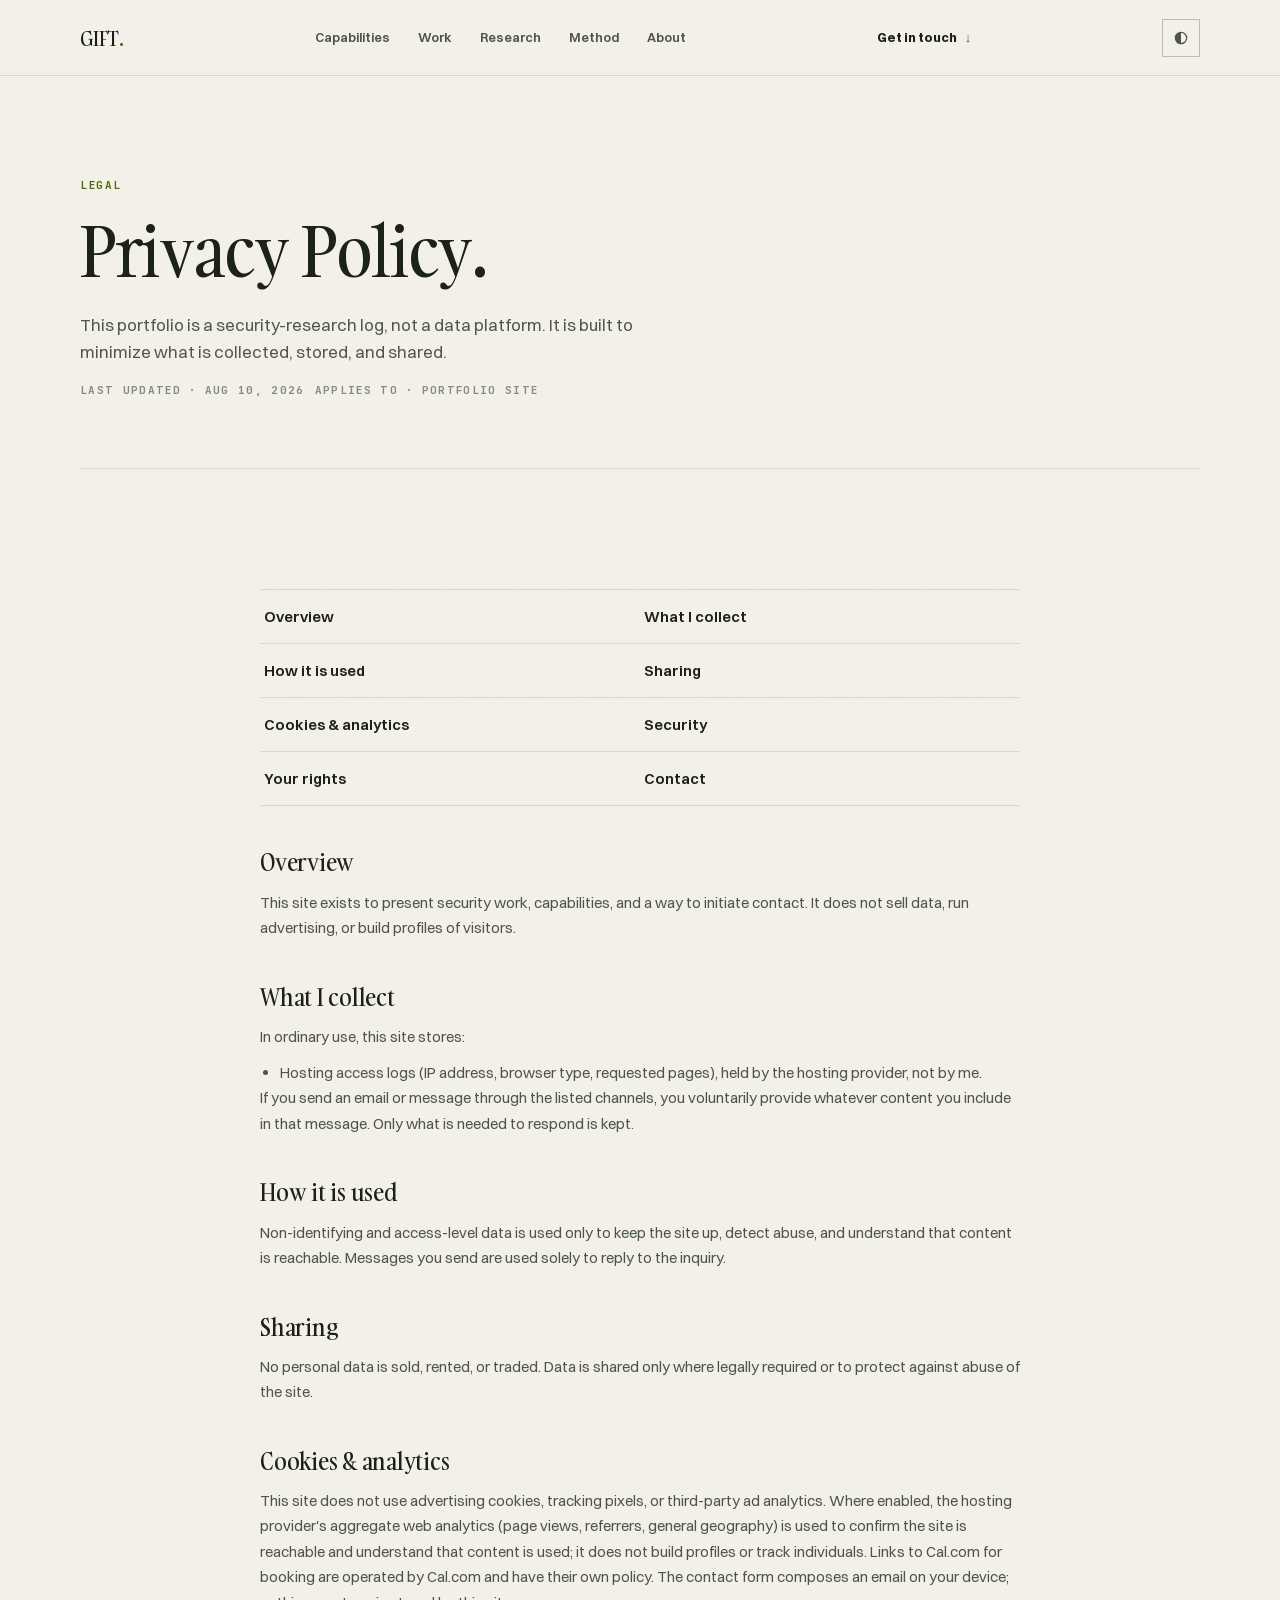
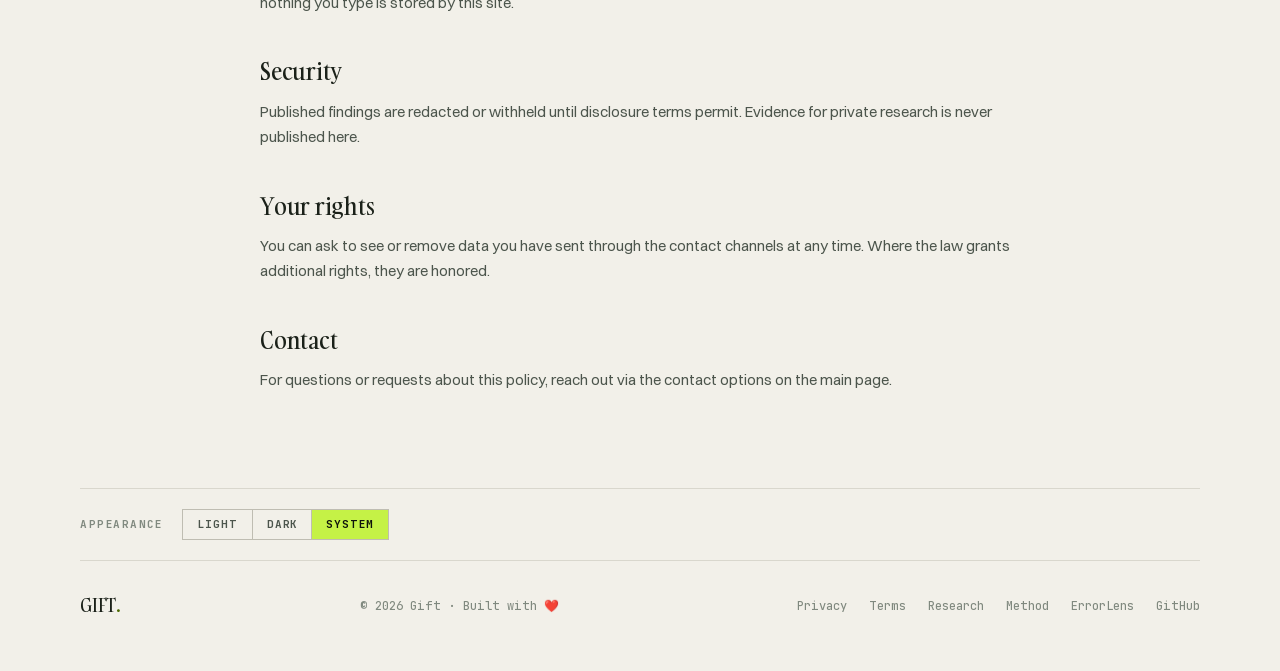
<file: privacy.html>
<!doctype html>
<html lang="en">
<head>
  <meta charset="utf-8">
  <meta name="viewport" content="width=device-width,initial-scale=1">
  <meta name="color-scheme" content="light dark">
  <title>Privacy Policy | Gift</title>
  <meta name="description" content="Privacy policy for Gift's Web3 security research portfolio: what data is collected, stored, and shared.">
  <meta property="og:title" content="Privacy Policy | Gift">
  <meta property="og:description" content="What data this portfolio collects and how it is handled.">
  <meta property="og:image" content="https://www.0xgift.site/og.jpg">
  <meta property="og:type" content="website">
  <meta property="og:url" content="https://www.0xgift.site/privacy.html">
  <meta name="twitter:card" content="summary_large_image">
  <meta name="twitter:title" content="Privacy Policy | Gift">
  <meta name="twitter:description" content="What data this portfolio collects and how it is handled.">
  <meta name="twitter:image" content="https://www.0xgift.site/og.jpg">
  <link rel="icon" href="data:image/svg+xml,%3Csvg xmlns='http://www.w3.org/2000/svg' viewBox='0 0 32 32'%3E%3Crect width='32' height='32' fill='%23101613'/%3E%3Ctext x='16' y='23' text-anchor='middle' font-family='Georgia,serif' font-size='20' fill='%23c5f246'%3EG%3C/text%3E%3C/svg%3E">
  <link rel="stylesheet" href="styles.css">
  <script src="theme-init.js"></script>
</head>
<body>
  <div class="grain" aria-hidden="true"></div>
  <div class="intro" aria-hidden="true"><div class="intro-inner"><span class="intro-brand">GIFT<i>.</i></span><span class="intro-scan"></span></div></div>
  <nav class="nav" aria-label="Primary navigation">
    <div class="shell">
      <a class="brand" href="index.html">GIFT<i>.</i></a>
      <div class="navlinks">
        <a href="index.html#capabilities">Capabilities</a>
        <a href="index.html#work">Work</a>
        <a href="research.html">Research</a>
        <a href="method.html">Method</a>
        <a href="about.html">About</a>
      </div>
      <a class="contact-top" href="index.html#contact">Get in touch <b>↓</b></a>
      <button class="theme-toggle" type="button" aria-label="Toggle colour theme"><svg class="ctl" viewBox="0 0 24 24" aria-hidden="true"><circle class="t-ring" cx="12" cy="12" r="8.5"/><path class="t-fill" d="M12 3.5a8.5 8.5 0 0 1 0 17z"/></svg></button>
      <button class="menu-toggle" type="button" aria-label="Toggle menu" aria-expanded="false"><span></span><span></span><span></span></button>
    </div>
  </nav>
  <div class="mobile-menu" aria-hidden="true">
    <a href="index.html#capabilities">Capabilities</a>
    <a href="index.html#work">Work</a>
    <a href="research.html">Research</a>
    <a href="method.html">Method</a>
    <a href="about.html">About</a>
    <button class="theme-toggle" type="button" aria-label="Toggle colour theme"><svg class="ctl" viewBox="0 0 24 24" aria-hidden="true"><circle class="t-ring" cx="12" cy="12" r="8.5"/><path class="t-fill" d="M12 3.5a8.5 8.5 0 0 1 0 17z"/></svg></button>
    <a href="index.html#contact">Get in touch</a>
  </div>

  <main>
    <section class="page-hero shell">
      <p class="kicker entrance t1">Legal</p>
      <h1 class="entrance t2">Privacy Policy.</h1>
      <p class="lede entrance t3">This portfolio is a security-research log, not a data platform. It is built to minimize what is collected, stored, and shared.</p>
      <div class="legal-meta entrance t3"><span>Last updated · Aug 10, 2026</span><span>Applies to · Portfolio site</span></div>
    </section>

    <div class="shell legal">
      <nav class="toc" aria-label="Privacy policy sections">
        <a href="#overview">Overview</a>
        <a href="#data-collected">What I collect</a>
        <a href="#data-use">How it is used</a>
        <a href="#sharing">Sharing</a>
        <a href="#cookies">Cookies &amp; analytics</a>
        <a href="#security">Security</a>
        <a href="#your-rights">Your rights</a>
        <a href="#contact">Contact</a>
      </nav>

      <div class="legal-block" id="overview">
        <h2>Overview</h2>
        <p>This site exists to present security work, capabilities, and a way to initiate contact. It does not sell data, run advertising, or build profiles of visitors.</p>
      </div>

      <div class="legal-block" id="data-collected">
        <h2>What I collect</h2>
        <p>In ordinary use, this site stores:</p>
        <ul>
          <li>Hosting access logs (IP address, browser type, requested pages), held by the hosting provider, not by me.</li>
        </ul>
        <p>If you send an email or message through the listed channels, you voluntarily provide whatever content you include in that message. Only what is needed to respond is kept.</p>
      </div>

      <div class="legal-block" id="data-use">
        <h2>How it is used</h2>
        <p>Non-identifying and access-level data is used only to keep the site up, detect abuse, and understand that content is reachable. Messages you send are used solely to reply to the inquiry.</p>
      </div>

      <div class="legal-block" id="sharing">
        <h2>Sharing</h2>
        <p>No personal data is sold, rented, or traded. Data is shared only where legally required or to protect against abuse of the site.</p>
      </div>

      <div class="legal-block" id="cookies">
        <h2>Cookies &amp; analytics</h2>
        <p>This site does not use advertising cookies, tracking pixels, or third-party ad analytics. Where enabled, the hosting provider's aggregate web analytics (page views, referrers, general geography) is used to confirm the site is reachable and understand that content is used; it does not build profiles or track individuals. Links to Cal.com for booking are operated by Cal.com and have their own policy. The contact form composes an email on your device; nothing you type is stored by this site.</p>
      </div>

      <div class="legal-block" id="security">
        <h2>Security</h2>
        <p>Published findings are redacted or withheld until disclosure terms permit. Evidence for private research is never published here.</p>
      </div>

      <div class="legal-block" id="your-rights">
        <h2>Your rights</h2>
        <p>You can ask to see or remove data you have sent through the contact channels at any time. Where the law grants additional rights, they are honored.</p>
      </div>

      <div class="legal-block" id="contact">
        <h2>Contact</h2>
        <p>For questions or requests about this policy, reach out via the contact options on the main page.</p>
      </div>
    </div>
  </main>

  <section class="appearance shell" aria-labelledby="appearance-label">
    <span class="appearance-label" id="appearance-label">Appearance</span>
    <div class="theme-seg" role="group" aria-label="Colour theme">
      <button type="button" data-theme="light">Light</button>
      <button type="button" data-theme="dark">Dark</button>
      <button type="button" data-theme="system">System</button>
    </div>
  </section>

  <footer class="shell foot">
    <a class="brand" href="index.html">GIFT<i>.</i></a>
    <span>© 2026 Gift · Built with ❤️</span>
    <div>
      <a href="privacy.html">Privacy</a>
      <a href="terms.html">Terms</a>
      <a href="research.html">Research</a>
      <a href="method.html">Method</a>
      <a href="https://kohap-errorlens.vercel.app/#home" target="_blank" rel="noreferrer">ErrorLens</a>
      <a href="https://github.com/Kohap" target="_blank" rel="noreferrer">GitHub</a>
    </div>
  </footer>

  <script src="site.js"></script>
  <script src="theme.js"></script>
</body>
</html>
</file>
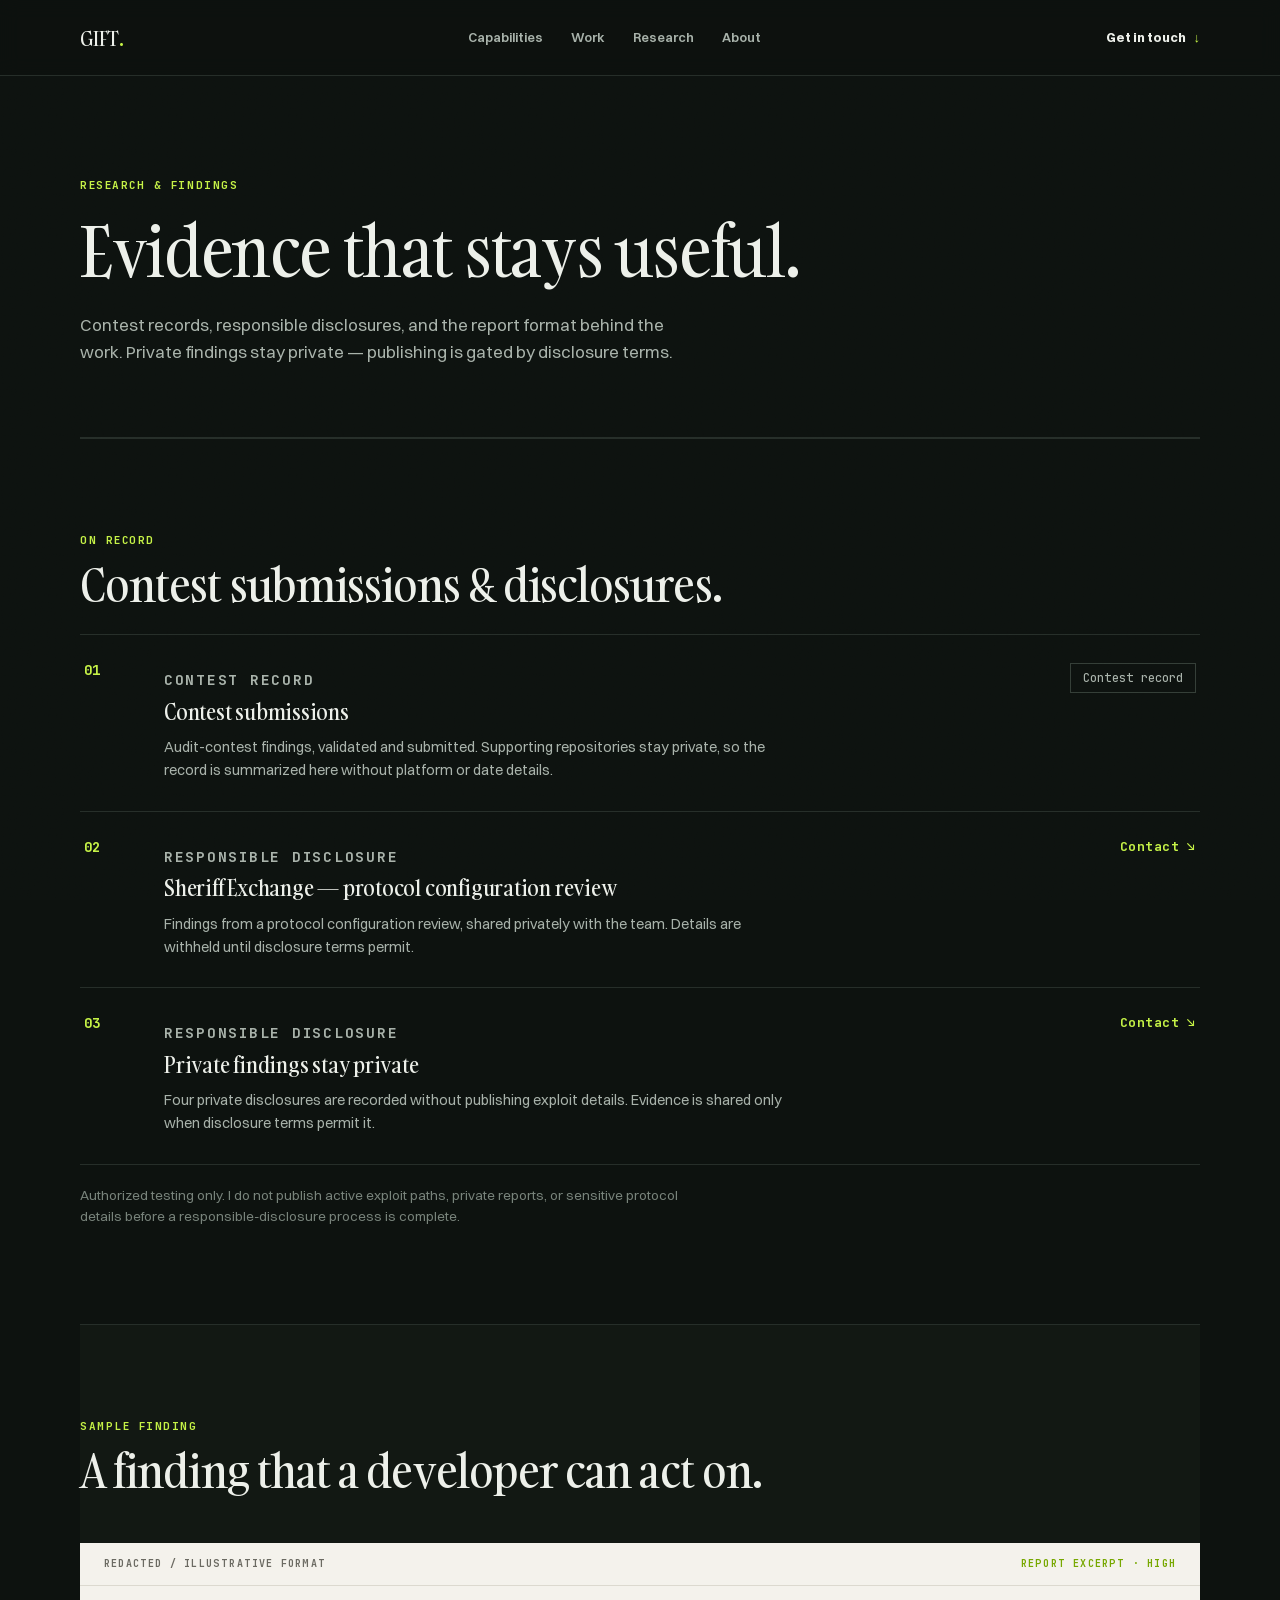
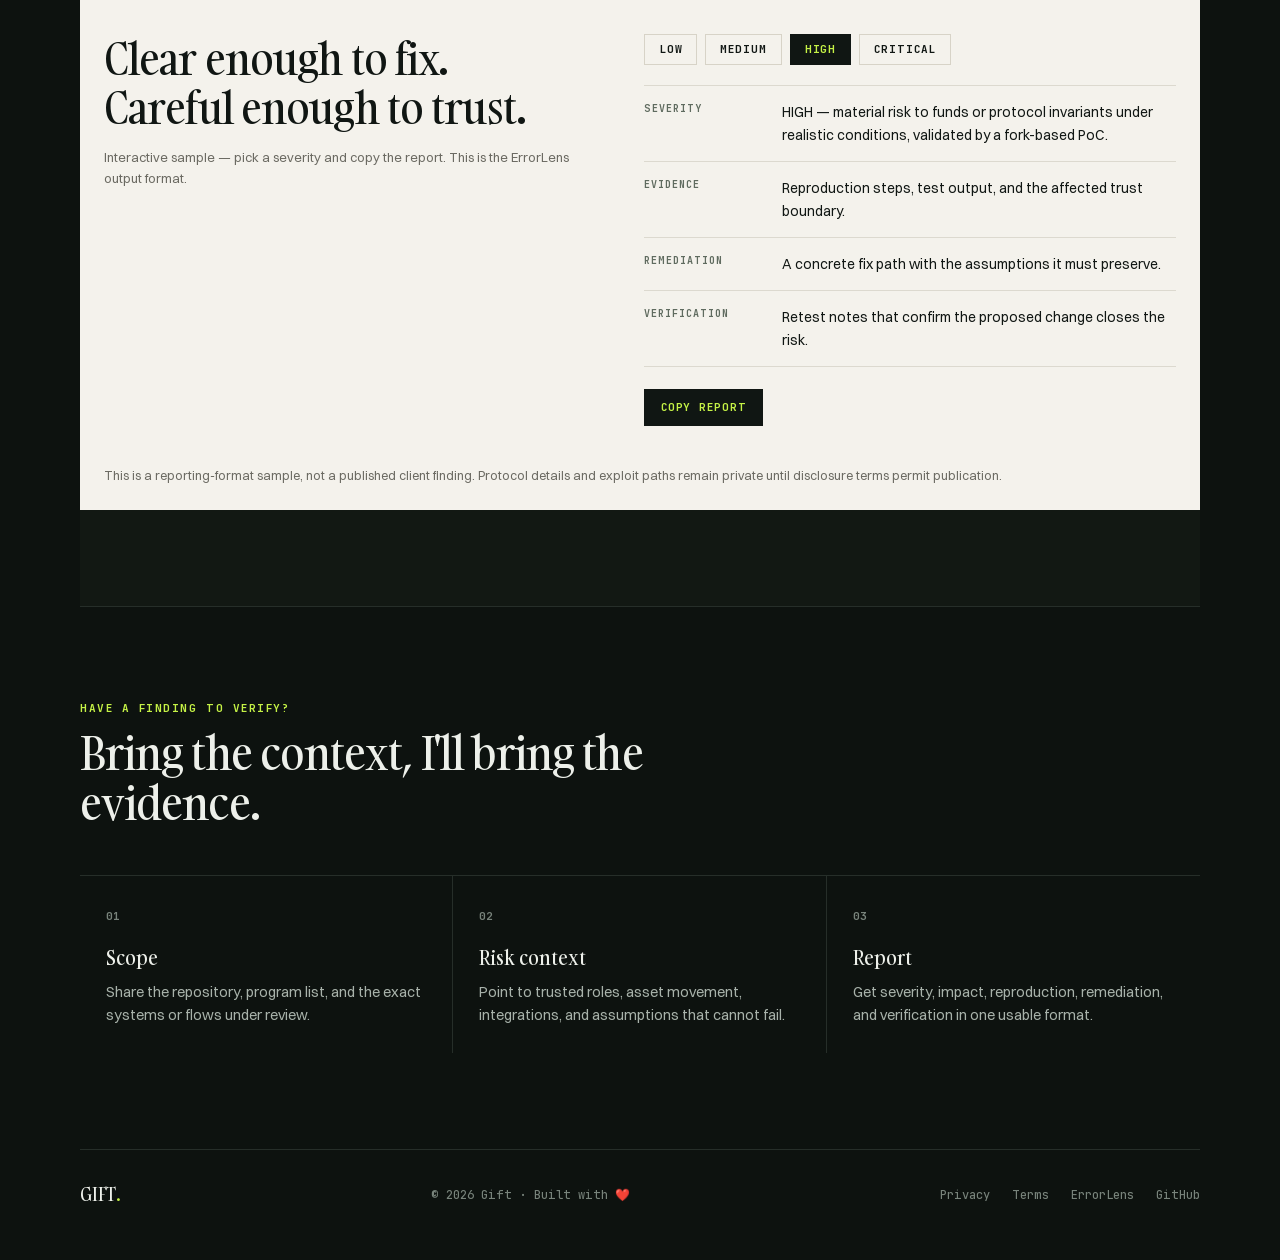
<file: research 2.html>
<!doctype html>
<html lang="en">
<head>
  <meta charset="utf-8">
  <meta name="viewport" content="width=device-width,initial-scale=1">
  <title>Research &amp; Findings | Gift</title>
  <meta name="description" content="Audit-contest submissions, responsible disclosures, and the developer-ready report format behind the work.">
  <meta property="og:title" content="Research &amp; Findings | Gift">
  <meta property="og:description" content="Evidence that stays useful.">
  <meta property="og:image" content="https://kohap.github.io/Portfolio/og.jpg">
  <meta property="og:type" content="website">
  <meta property="og:url" content="https://kohap.github.io/Portfolio/research.html">
  <meta name="twitter:card" content="summary_large_image">
  <meta name="twitter:title" content="Research &amp; Findings | Gift">
  <meta name="twitter:description" content="Evidence that stays useful.">
  <meta name="twitter:image" content="https://kohap.github.io/Portfolio/og.jpg">
  <link rel="icon" href="data:image/svg+xml,%3Csvg xmlns='http://www.w3.org/2000/svg' viewBox='0 0 32 32'%3E%3Crect width='32' height='32' fill='%23101613'/%3E%3Ctext x='16' y='23' text-anchor='middle' font-family='Georgia,serif' font-size='20' fill='%23c5f246'%3EG%3C/text%3E%3C/svg%3E">
  <link rel="preconnect" href="https://fonts.googleapis.com">
  <link crossorigin href="https://fonts.gstatic.com" rel="preconnect">
  <link href="https://fonts.googleapis.com/css2?family=Bricolage+Grotesque:wght@500;600;700&family=Schibsted+Grotesk:wght@400;500;600&family=JetBrains+Mono:wght@400;500;700&display=swap" rel="stylesheet">
  <link rel="stylesheet" href="styles.css">
</head>
<body>
  <div class="grain" aria-hidden="true"></div>
  <div class="intro" aria-hidden="true"><div class="intro-inner"><span class="intro-brand">GIFT<i>.</i></span><span class="intro-scan"></span></div></div>
  <nav class="nav" aria-label="Primary navigation">
    <div class="shell">
      <a class="brand" href="index.html">GIFT<i>.</i></a>
      <div class="navlinks">
        <a href="index.html#capabilities">Capabilities</a>
        <a href="index.html#work">Work</a>
        <a href="research.html">Research</a>
        <a href="about.html">About</a>
      </div>
      <a class="contact-top" href="index.html#contact">Get in touch <b>↓</b></a>
      <button class="menu-toggle" type="button" aria-label="Toggle menu" aria-expanded="false"><span></span><span></span><span></span></button>
    </div>
    <div class="mobile-menu">
      <a href="index.html#capabilities">Capabilities</a>
      <a href="index.html#work">Work</a>
      <a href="research.html">Research</a>
      <a href="about.html">About</a>
      <a href="index.html#contact">Get in touch</a>
    </div>
  </nav>

  <main>
    <section class="page-hero shell">
      <p class="kicker entrance t1">Research &amp; findings</p>
      <h1 class="entrance t2">Evidence that stays useful.</h1>
      <p class="lede entrance t3">Contest records, responsible disclosures, and the report format behind the work. Private findings stay private — publishing is gated by disclosure terms.</p>
    </section>

    <section class="section shell reveal" id="records">
      <div class="heading">
        <p class="kicker">On record</p>
        <h2>Contest submissions &amp; disclosures.</h2>
      </div>
      <div class="research-grid">
        <article class="research-item">
          <div class="work-index">01</div>
          <div>
            <p class="research-meta">Contest record</p>
            <h3>Contest submissions</h3>
            <p>Audit-contest findings, validated and submitted. Supporting repositories stay private, so the record is summarized here without platform or date details.</p>
          </div>
          <span class="contest-record">Contest record</span>
        </article>
        <article class="research-item">
          <div class="work-index">02</div>
          <div>
            <p class="research-meta">Responsible disclosure</p>
            <h3>Sheriff Exchange — protocol configuration review</h3>
            <p>Findings from a protocol configuration review, shared privately with the team. Details are withheld until disclosure terms permit.</p>
          </div>
          <a class="arrow" href="index.html#contact">Contact <b>↘</b></a>
        </article>
        <article class="research-item">
          <div class="work-index">03</div>
          <div>
            <p class="research-meta">Responsible disclosure</p>
            <h3>Private findings stay private</h3>
            <p>Four private disclosures are recorded without publishing exploit details. Evidence is shared only when disclosure terms permit it.</p>
          </div>
          <a class="arrow" href="index.html#contact">Contact <b>↘</b></a>
        </article>
      </div>
      <p class="disclosure-note">Authorized testing only. I do not publish active exploit paths, private reports, or sensitive protocol details before a responsible-disclosure process is complete.</p>
    </section>

    <section class="section section-alt shell reveal" aria-labelledby="finding-title">
      <div class="heading">
        <p class="kicker">Sample finding</p>
        <h2 id="finding-title">A finding that a developer can act on.</h2>
      </div>
      <div class="finding-frame">
        <div class="finding-top"><span>Redacted / illustrative format</span><b id="excerpt-tag">Report excerpt 01</b></div>
        <div class="finding-body">
          <div>
            <h3>Clear enough to fix.<br>Careful enough to trust.</h3>
            <p class="finding-hint">Interactive sample — pick a severity and copy the report. This is the ErrorLens output format.</p>
          </div>
          <div>
            <div class="sev-row" role="group" aria-label="Choose severity">
              <button class="sev" type="button" data-sev="low">Low</button>
              <button class="sev" type="button" data-sev="med">Medium</button>
              <button class="sev is-active" type="button" data-sev="high" aria-pressed="true">High</button>
              <button class="sev" type="button" data-sev="crit">Critical</button>
            </div>
            <dl>
              <div><dt>Severity</dt><dd id="dl-sev">HIGH — material risk to funds or protocol invariants under realistic conditions, validated by a fork-based PoC.</dd></div>
              <div><dt>Evidence</dt><dd>Reproduction steps, test output, and the affected trust boundary.</dd></div>
              <div><dt>Remediation</dt><dd>A concrete fix path with the assumptions it must preserve.</dd></div>
              <div><dt>Verification</dt><dd>Retest notes that confirm the proposed change closes the risk.</dd></div>
            </dl>
            <div class="report-actions">
              <button class="copy-report" type="button" data-sev="high">Copy report</button>
              <span class="report-done" id="report-done" aria-live="polite"></span>
            </div>
          </div>
        </div>
        <p class="finding-note">This is a reporting-format sample, not a published client finding. Protocol details and exploit paths remain private until disclosure terms permit publication.</p>
      </div>
    </section>

    <section class="section shell reveal" id="start">
      <div class="heading">
        <p class="kicker">Have a finding to verify?</p>
        <h2>Bring the context, I&apos;ll bring the evidence.</h2>
      </div>
      <div class="ready-grid">
        <article class="ready-item"><small>01</small><h3>Scope</h3><p>Share the repository, program list, and the exact systems or flows under review.</p></article>
        <article class="ready-item"><small>02</small><h3>Risk context</h3><p>Point to trusted roles, asset movement, integrations, and assumptions that cannot fail.</p></article>
        <article class="ready-item"><small>03</small><h3>Report</h3><p>Get severity, impact, reproduction, remediation, and verification in one usable format.</p></article>
      </div>
    </section>
  </main>

  <footer class="shell foot">
    <a class="brand" href="index.html">GIFT<i>.</i></a>
    <span>© 2026 Gift · Built with ❤️</span>
    <div>
      <a href="privacy.html">Privacy</a>
      <a href="terms.html">Terms</a>
      <a href="https://kohap-errorlens.vercel.app/#home" target="_blank" rel="noreferrer">ErrorLens</a>
      <a href="https://github.com/Kohap" target="_blank" rel="noreferrer">GitHub</a>
    </div>
  </footer>

  <script src="site.js"></script>
</body>
</html>
</file>
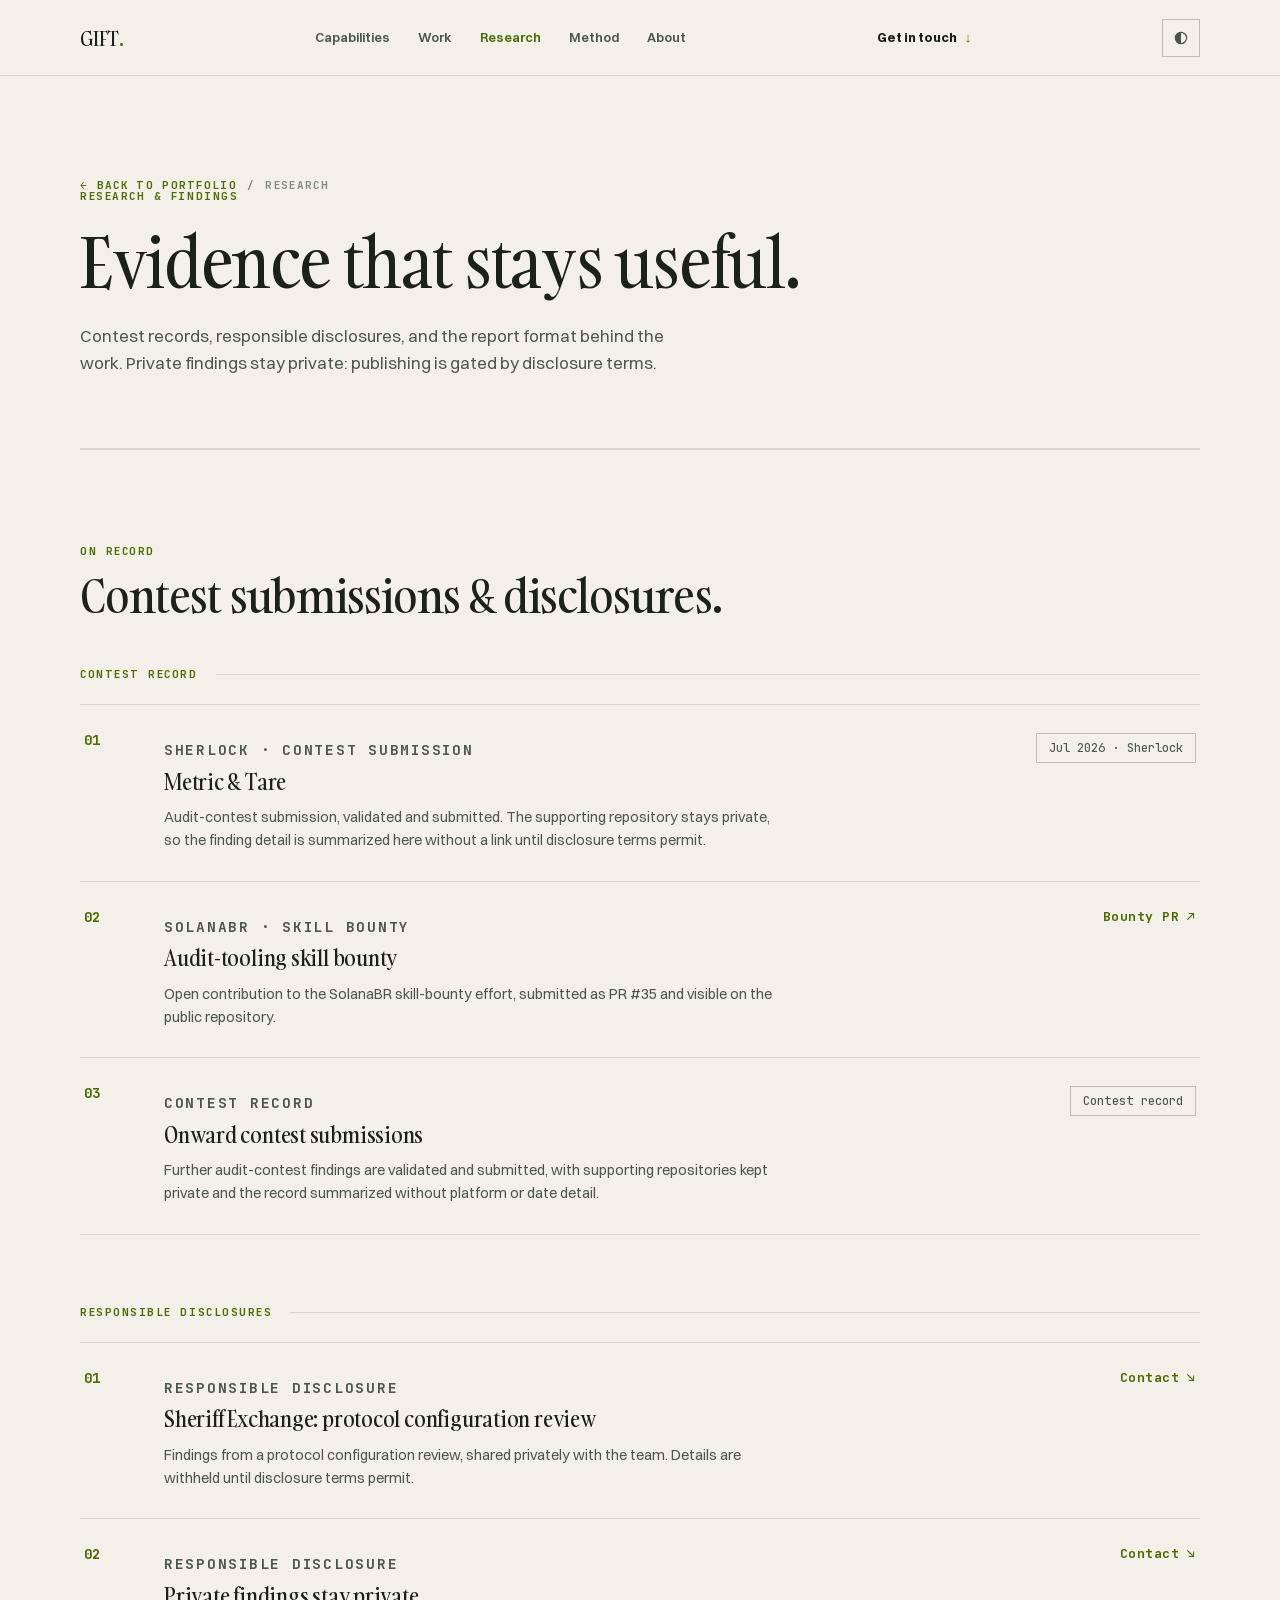
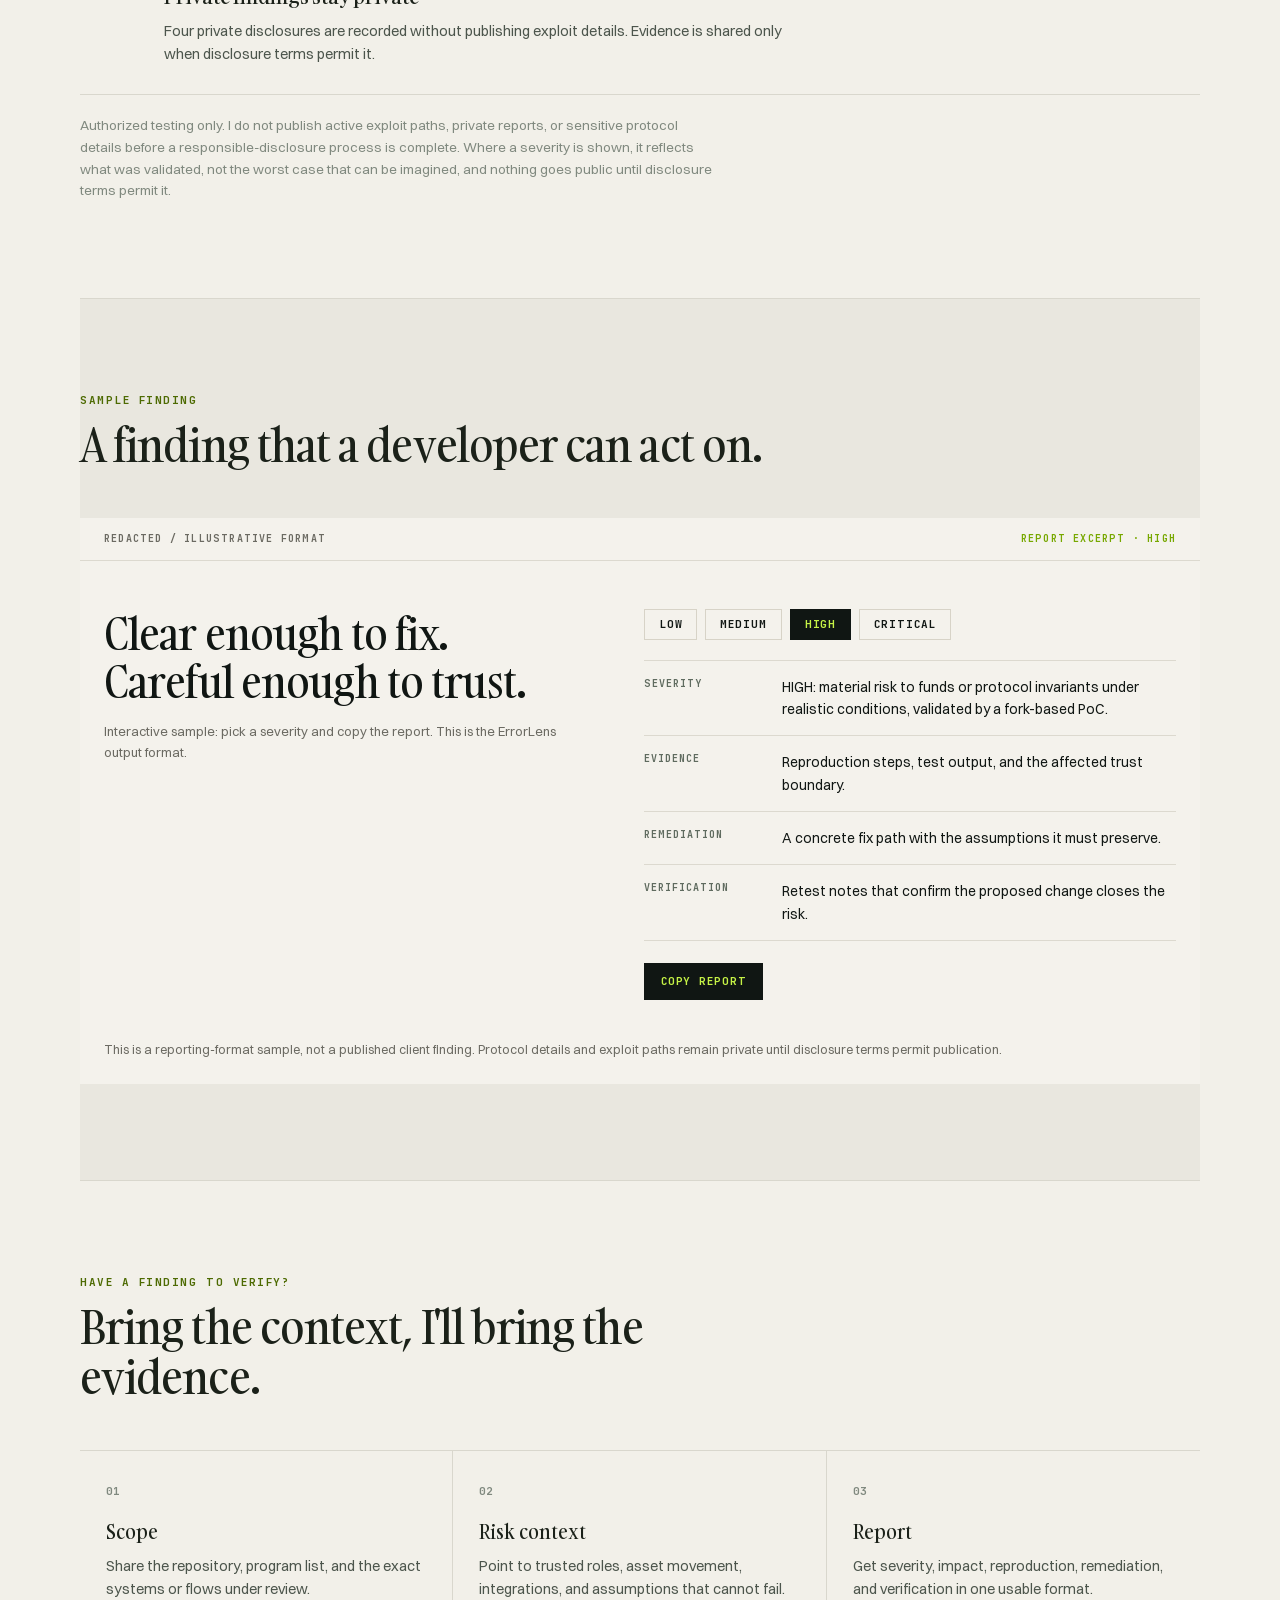
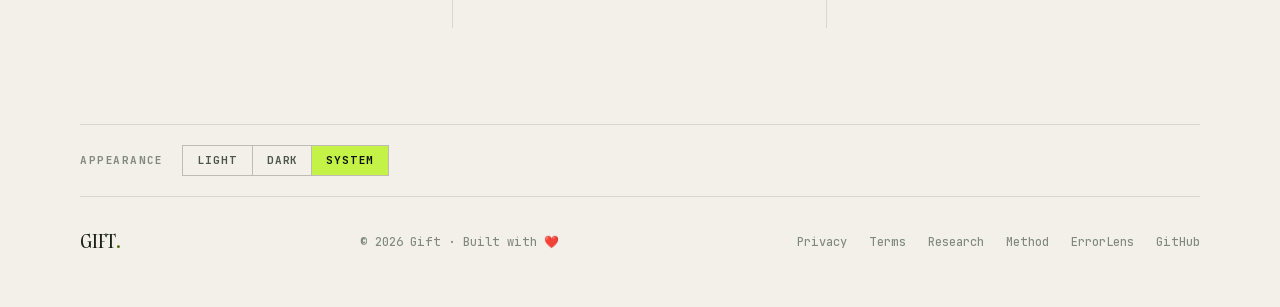
<file: research.html>
<!doctype html>
<html lang="en">
<head>
  <meta charset="utf-8">
  <meta name="viewport" content="width=device-width,initial-scale=1">
  <meta name="color-scheme" content="light dark">
  <title>Research &amp; Findings | Gift</title>
  <meta name="description" content="Audit-contest submissions, responsible disclosures, and the developer-ready report format behind the work.">
  <meta property="og:title" content="Research &amp; Findings | Gift">
  <meta property="og:description" content="Evidence that stays useful.">
  <meta property="og:image" content="https://www.0xgift.site/og.jpg">
  <meta property="og:type" content="website">
  <meta property="og:url" content="https://www.0xgift.site/research.html">
  <meta name="twitter:card" content="summary_large_image">
  <meta name="twitter:title" content="Research &amp; Findings | Gift">
  <meta name="twitter:description" content="Evidence that stays useful.">
  <meta name="twitter:image" content="https://www.0xgift.site/og.jpg">
  <link rel="icon" href="data:image/svg+xml,%3Csvg xmlns='http://www.w3.org/2000/svg' viewBox='0 0 32 32'%3E%3Crect width='32' height='32' fill='%23101613'/%3E%3Ctext x='16' y='23' text-anchor='middle' font-family='Georgia,serif' font-size='20' fill='%23c5f246'%3EG%3C/text%3E%3C/svg%3E">
  <link rel="stylesheet" href="styles.css">
  <script src="theme-init.js"></script>
</head>
<body>
  <div class="grain" aria-hidden="true"></div>
  <div class="intro" aria-hidden="true"><div class="intro-inner"><span class="intro-brand">GIFT<i>.</i></span><span class="intro-scan"></span></div></div>
  <nav class="nav" aria-label="Primary navigation">
    <div class="shell">
      <a class="brand" href="index.html">GIFT<i>.</i></a>
      <div class="navlinks">
        <a href="index.html#capabilities">Capabilities</a>
        <a href="index.html#work">Work</a>
        <a href="research.html">Research</a>
        <a href="method.html">Method</a>
        <a href="about.html">About</a>
      </div>
      <a class="contact-top" href="index.html#contact">Get in touch <b>↓</b></a>
      <button class="theme-toggle" type="button" aria-label="Toggle colour theme"><svg class="ctl" viewBox="0 0 24 24" aria-hidden="true"><circle class="t-ring" cx="12" cy="12" r="8.5"/><path class="t-fill" d="M12 3.5a8.5 8.5 0 0 1 0 17z"/></svg></button>
      <button class="menu-toggle" type="button" aria-label="Toggle menu" aria-expanded="false"><span></span><span></span><span></span></button>
    </div>
  </nav>
  <div class="mobile-menu" aria-hidden="true">
    <a href="index.html#capabilities">Capabilities</a>
    <a href="index.html#work">Work</a>
    <a href="research.html">Research</a>
    <a href="method.html">Method</a>
    <a href="about.html">About</a>
    <button class="theme-toggle" type="button" aria-label="Toggle colour theme"><svg class="ctl" viewBox="0 0 24 24" aria-hidden="true"><circle class="t-ring" cx="12" cy="12" r="8.5"/><path class="t-fill" d="M12 3.5a8.5 8.5 0 0 1 0 17z"/></svg></button>
    <a href="index.html#contact">Get in touch</a>
  </div>

  <main>
    <section class="page-hero shell">
      <nav class="cross entrance t1" aria-label="Breadcrumb"><a href="index.html">← Back to portfolio</a><span>/</span><span>Research</span></nav>
      <p class="kicker entrance t2">Research &amp; findings</p>
      <h1 class="entrance t3">Evidence that stays useful.</h1>
      <p class="lede entrance t4">Contest records, responsible disclosures, and the report format behind the work. Private findings stay private: publishing is gated by disclosure terms.</p>
    </section>

    <section class="section shell reveal" id="records">
      <div class="heading">
        <p class="kicker">On record</p>
        <h2>Contest submissions &amp; disclosures.</h2>
      </div>
      <div class="research-group">
        <p class="group-head">Contest record</p>
        <div class="research-grid stagger">
          <article class="research-item">
            <div class="work-index">01</div>
            <div>
              <p class="research-meta">Sherlock · Contest submission</p>
              <h3>Metric &amp; Tare</h3>
              <p>Audit-contest submission, validated and submitted. The supporting repository stays private, so the finding detail is summarized here without a link until disclosure terms permit.</p>
            </div>
            <span class="contest-record">Jul 2026 · Sherlock</span>
          </article>
          <article class="research-item">
            <div class="work-index">02</div>
            <div>
              <p class="research-meta">SolanaBR · Skill bounty</p>
              <h3>Audit-tooling skill bounty</h3>
              <p>Open contribution to the SolanaBR skill-bounty effort, submitted as PR #35 and visible on the public repository.</p>
            </div>
            <a class="arrow" href="https://github.com/solanabr/skill-bounty/pull/35" target="_blank" rel="noreferrer">Bounty PR <b>↗</b></a>
          </article>
          <article class="research-item">
            <div class="work-index">03</div>
            <div>
              <p class="research-meta">Contest record</p>
              <h3>Onward contest submissions</h3>
              <p>Further audit-contest findings are validated and submitted, with supporting repositories kept private and the record summarized without platform or date detail.</p>
            </div>
            <span class="contest-record">Contest record</span>
          </article>
        </div>
      </div>
      <div class="research-group">
        <p class="group-head">Responsible disclosures</p>
        <div class="research-grid stagger">
          <article class="research-item">
            <div class="work-index">01</div>
            <div>
              <p class="research-meta">Responsible disclosure</p>
              <h3>Sheriff Exchange: protocol configuration review</h3>
              <p>Findings from a protocol configuration review, shared privately with the team. Details are withheld until disclosure terms permit.</p>
            </div>
            <a class="arrow" href="index.html#contact">Contact <b>↘</b></a>
          </article>
          <article class="research-item">
            <div class="work-index">02</div>
            <div>
              <p class="research-meta">Responsible disclosure</p>
              <h3>Private findings stay private</h3>
              <p>Four private disclosures are recorded without publishing exploit details. Evidence is shared only when disclosure terms permit it.</p>
            </div>
            <a class="arrow" href="index.html#contact">Contact <b>↘</b></a>
          </article>
        </div>
      </div>
      <p class="disclosure-note">Authorized testing only. I do not publish active exploit paths, private reports, or sensitive protocol details before a responsible-disclosure process is complete. Where a severity is shown, it reflects what was validated, not the worst case that can be imagined, and nothing goes public until disclosure terms permit it.</p>
    </section>

    <section class="section section-alt shell reveal" aria-labelledby="finding-title">
      <div class="heading">
        <p class="kicker">Sample finding</p>
        <h2 id="finding-title">A finding that a developer can act on.</h2>
      </div>
      <div class="finding-frame">
        <div class="finding-top"><span>Redacted / illustrative format</span><b id="excerpt-tag">Report excerpt 01</b></div>
        <div class="finding-body">
          <div>
            <h3>Clear enough to fix.<br>Careful enough to trust.</h3>
            <p class="finding-hint">Interactive sample: pick a severity and copy the report. This is the ErrorLens output format.</p>
          </div>
          <div>
            <div class="sev-row" role="group" aria-label="Choose severity">
              <button class="sev" type="button" data-sev="low">Low</button>
              <button class="sev" type="button" data-sev="med">Medium</button>
              <button class="sev is-active" type="button" data-sev="high" aria-pressed="true">High</button>
              <button class="sev" type="button" data-sev="crit">Critical</button>
            </div>
            <dl>
              <div><dt>Severity</dt><dd id="dl-sev">HIGH: material risk to funds or protocol invariants under realistic conditions, validated by a fork-based PoC.</dd></div>
              <div><dt>Evidence</dt><dd>Reproduction steps, test output, and the affected trust boundary.</dd></div>
              <div><dt>Remediation</dt><dd>A concrete fix path with the assumptions it must preserve.</dd></div>
              <div><dt>Verification</dt><dd>Retest notes that confirm the proposed change closes the risk.</dd></div>
            </dl>
            <div class="report-actions">
              <button class="copy-report" type="button" data-sev="high">Copy report</button>
              <span class="report-done" id="report-done" aria-live="polite"></span>
            </div>
          </div>
        </div>
        <p class="finding-note">This is a reporting-format sample, not a published client finding. Protocol details and exploit paths remain private until disclosure terms permit publication.</p>
      </div>
    </section>

    <section class="section shell reveal" id="start">
      <div class="heading">
        <p class="kicker">Have a finding to verify?</p>
        <h2>Bring the context, I&apos;ll bring the evidence.</h2>
      </div>
      <div class="ready-grid stagger">
        <article class="ready-item"><small>01</small><h3>Scope</h3><p>Share the repository, program list, and the exact systems or flows under review.</p></article>
        <article class="ready-item"><small>02</small><h3>Risk context</h3><p>Point to trusted roles, asset movement, integrations, and assumptions that cannot fail.</p></article>
        <article class="ready-item"><small>03</small><h3>Report</h3><p>Get severity, impact, reproduction, remediation, and verification in one usable format.</p></article>
      </div>
    </section>
  </main>

  <section class="appearance shell" aria-labelledby="appearance-label">
    <span class="appearance-label" id="appearance-label">Appearance</span>
    <div class="theme-seg" role="group" aria-label="Colour theme">
      <button type="button" data-theme="light">Light</button>
      <button type="button" data-theme="dark">Dark</button>
      <button type="button" data-theme="system">System</button>
    </div>
  </section>

  <footer class="shell foot">
    <a class="brand" href="index.html">GIFT<i>.</i></a>
    <span>© 2026 Gift · Built with ❤️</span>
    <div>
      <a href="privacy.html">Privacy</a>
      <a href="terms.html">Terms</a>
      <a href="research.html">Research</a>
      <a href="method.html">Method</a>
      <a href="https://kohap-errorlens.vercel.app/#home" target="_blank" rel="noreferrer">ErrorLens</a>
      <a href="https://github.com/Kohap" target="_blank" rel="noreferrer">GitHub</a>
    </div>
  </footer>

  <script src="site.js"></script>
  <script src="theme.js"></script>
</body>
</html>
</file>
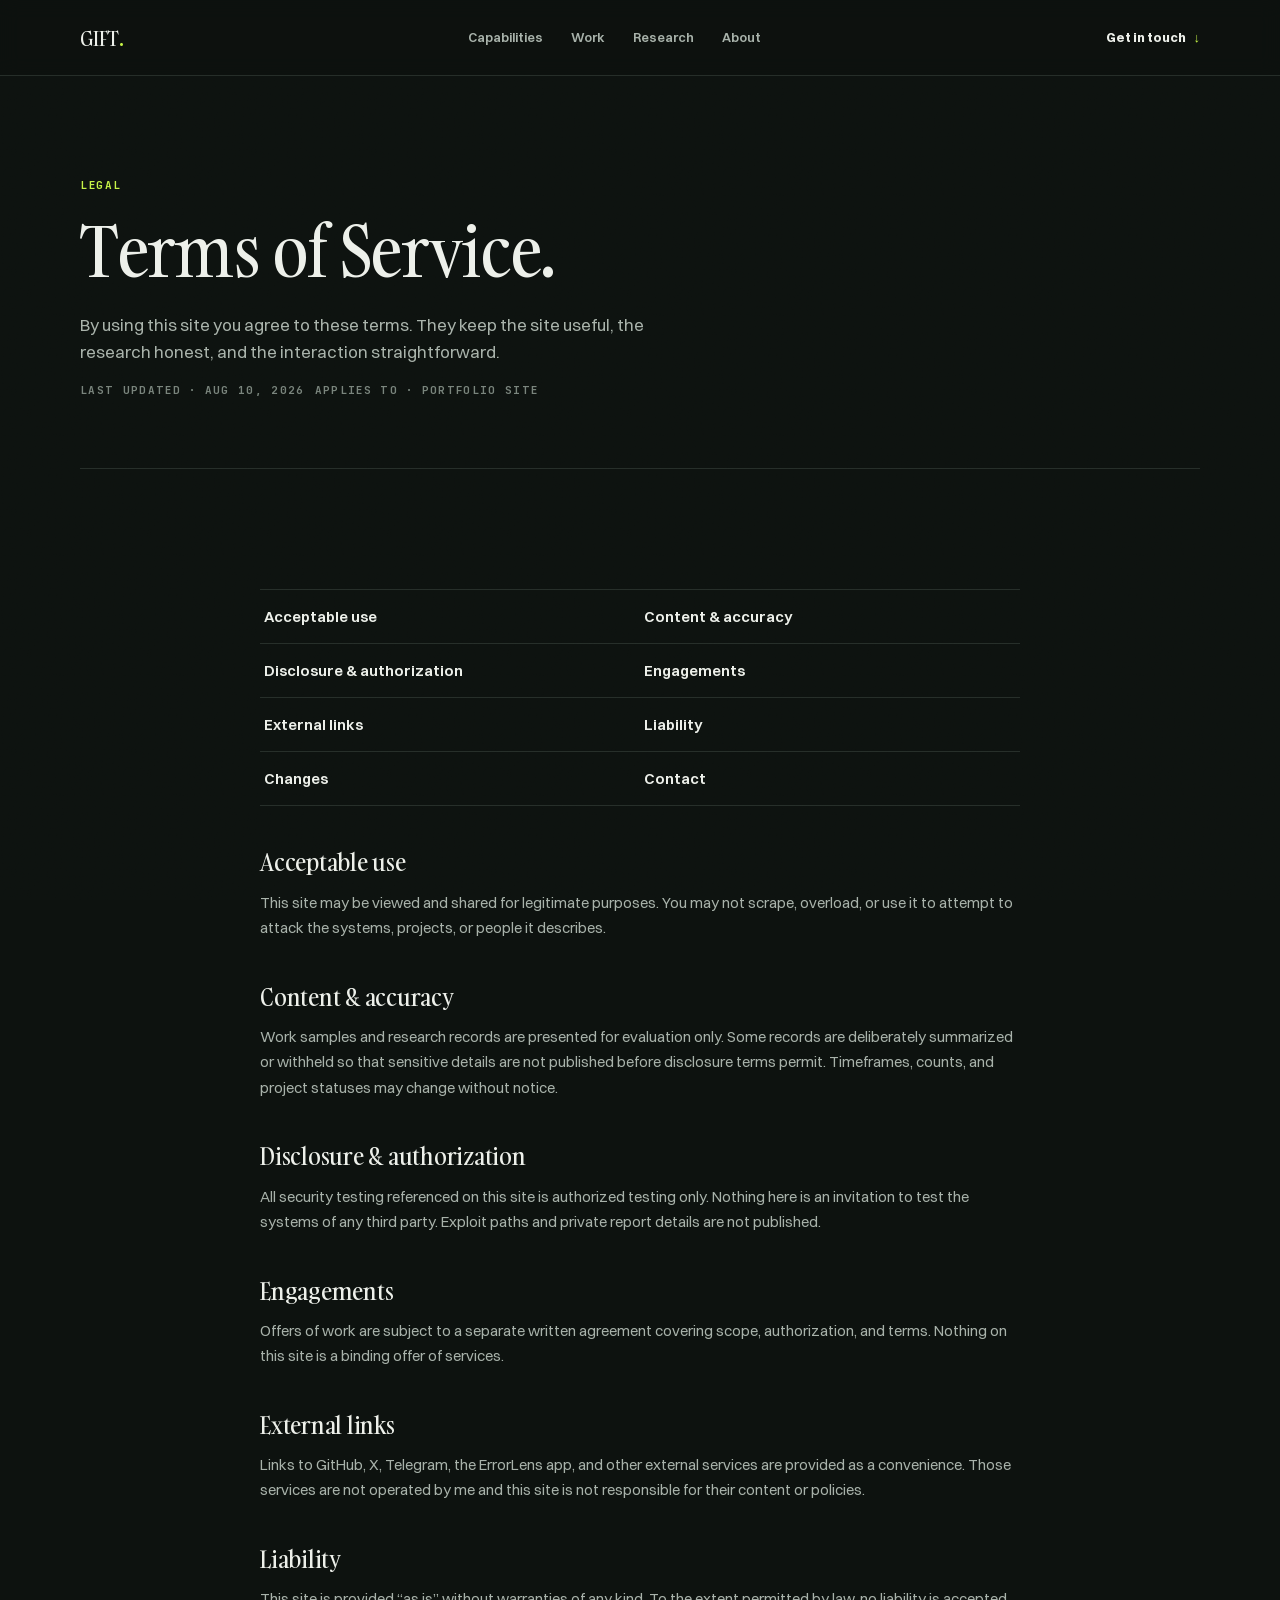
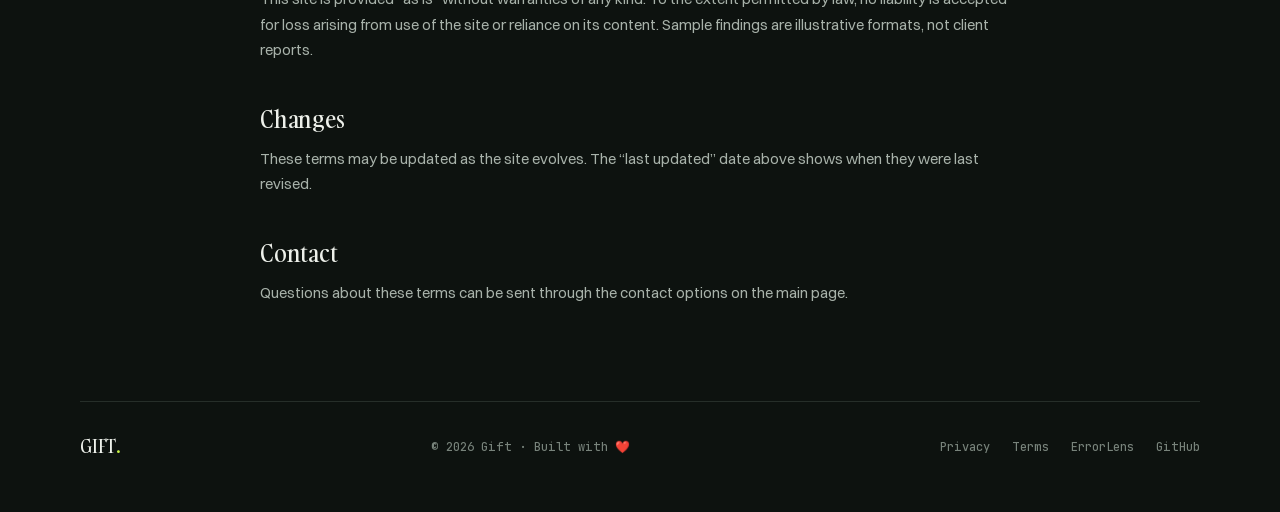
<file: terms 2.html>
<!doctype html>
<html lang="en">
<head>
  <meta charset="utf-8">
  <meta name="viewport" content="width=device-width,initial-scale=1">
  <title>Terms of Service | Gift</title>
  <meta name="description" content="Terms of service for Gift's Web3 security research portfolio.">
  <meta property="og:title" content="Terms of Service | Gift">
  <meta property="og:description" content="The terms that apply when you use this site.">
  <meta property="og:image" content="https://kohap.github.io/Portfolio/og.jpg">
  <meta property="og:type" content="website">
  <meta property="og:url" content="https://kohap.github.io/Portfolio/terms.html">
  <meta name="twitter:card" content="summary_large_image">
  <meta name="twitter:title" content="Terms of Service | Gift">
  <meta name="twitter:description" content="The terms that apply when you use this site.">
  <meta name="twitter:image" content="https://kohap.github.io/Portfolio/og.jpg">
  <link rel="icon" href="data:image/svg+xml,%3Csvg xmlns='http://www.w3.org/2000/svg' viewBox='0 0 32 32'%3E%3Crect width='32' height='32' fill='%23101613'/%3E%3Ctext x='16' y='23' text-anchor='middle' font-family='Georgia,serif' font-size='20' fill='%23c5f246'%3EG%3C/text%3E%3C/svg%3E">
  <link rel="preconnect" href="https://fonts.googleapis.com">
  <link crossorigin href="https://fonts.gstatic.com" rel="preconnect">
  <link href="https://fonts.googleapis.com/css2?family=Bricolage+Grotesque:wght@500;600;700&family=Schibsted+Grotesk:wght@400;500;600&family=JetBrains+Mono:wght@400;500;700&display=swap" rel="stylesheet">
  <link rel="stylesheet" href="styles.css">
</head>
<body>
  <div class="grain" aria-hidden="true"></div>
  <div class="intro" aria-hidden="true"><div class="intro-inner"><span class="intro-brand">GIFT<i>.</i></span><span class="intro-scan"></span></div></div>
  <nav class="nav" aria-label="Primary navigation">
    <div class="shell">
      <a class="brand" href="index.html">GIFT<i>.</i></a>
      <div class="navlinks">
        <a href="index.html#capabilities">Capabilities</a>
        <a href="index.html#work">Work</a>
        <a href="research.html">Research</a>
        <a href="about.html">About</a>
      </div>
      <a class="contact-top" href="index.html#contact">Get in touch <b>↓</b></a>
      <button class="menu-toggle" type="button" aria-label="Toggle menu" aria-expanded="false"><span></span><span></span><span></span></button>
    </div>
    <div class="mobile-menu">
      <a href="index.html#capabilities">Capabilities</a>
      <a href="index.html#work">Work</a>
      <a href="research.html">Research</a>
      <a href="about.html">About</a>
      <a href="index.html#contact">Get in touch</a>
    </div>
  </nav>

  <main>
    <section class="page-hero shell">
      <p class="kicker entrance t1">Legal</p>
      <h1 class="entrance t2">Terms of Service.</h1>
      <p class="lede entrance t3">By using this site you agree to these terms. They keep the site useful, the research honest, and the interaction straightforward.</p>
      <div class="legal-meta entrance t3"><span>Last updated · Aug 10, 2026</span><span>Applies to · Portfolio site</span></div>
    </section>

    <div class="shell legal">
      <nav class="toc" aria-label="Terms sections">
        <a href="#use">Acceptable use</a>
        <a href="#content">Content &amp; accuracy</a>
        <a href="#disclosure">Disclosure &amp; authorization</a>
        <a href="#engagements">Engagements</a>
        <a href="#links">External links</a>
        <a href="#liability">Liability</a>
        <a href="#changes">Changes</a>
        <a href="#contact">Contact</a>
      </nav>

      <div class="legal-block" id="use">
        <h2>Acceptable use</h2>
        <p>This site may be viewed and shared for legitimate purposes. You may not scrape, overload, or use it to attempt to attack the systems, projects, or people it describes.</p>
      </div>

      <div class="legal-block" id="content">
        <h2>Content &amp; accuracy</h2>
        <p>Work samples and research records are presented for evaluation only. Some records are deliberately summarized or withheld so that sensitive details are not published before disclosure terms permit. Timeframes, counts, and project statuses may change without notice.</p>
      </div>

      <div class="legal-block" id="disclosure">
        <h2>Disclosure &amp; authorization</h2>
        <p>All security testing referenced on this site is authorized testing only. Nothing here is an invitation to test the systems of any third party. Exploit paths and private report details are not published.</p>
      </div>

      <div class="legal-block" id="engagements">
        <h2>Engagements</h2>
        <p>Offers of work are subject to a separate written agreement covering scope, authorization, and terms. Nothing on this site is a binding offer of services.</p>
      </div>

      <div class="legal-block" id="links">
        <h2>External links</h2>
        <p>Links to GitHub, X, Telegram, the ErrorLens app, and other external services are provided as a convenience. Those services are not operated by me and this site is not responsible for their content or policies.</p>
      </div>

      <div class="legal-block" id="liability">
        <h2>Liability</h2>
        <p>This site is provided &ldquo;as is&rdquo; without warranties of any kind. To the extent permitted by law, no liability is accepted for loss arising from use of the site or reliance on its content. Sample findings are illustrative formats, not client reports.</p>
      </div>

      <div class="legal-block" id="changes">
        <h2>Changes</h2>
        <p>These terms may be updated as the site evolves. The &ldquo;last updated&rdquo; date above shows when they were last revised.</p>
      </div>

      <div class="legal-block" id="contact">
        <h2>Contact</h2>
        <p>Questions about these terms can be sent through the contact options on the main page.</p>
      </div>
    </div>
  </main>

  <footer class="shell foot">
    <a class="brand" href="index.html">GIFT<i>.</i></a>
    <span>© 2026 Gift · Built with ❤️</span>
    <div>
      <a href="privacy.html">Privacy</a>
      <a href="terms.html">Terms</a>
      <a href="https://kohap-errorlens.vercel.app/#home" target="_blank" rel="noreferrer">ErrorLens</a>
      <a href="https://github.com/Kohap" target="_blank" rel="noreferrer">GitHub</a>
    </div>
  </footer>

  <script src="site.js"></script>
</body>
</html>
</file>
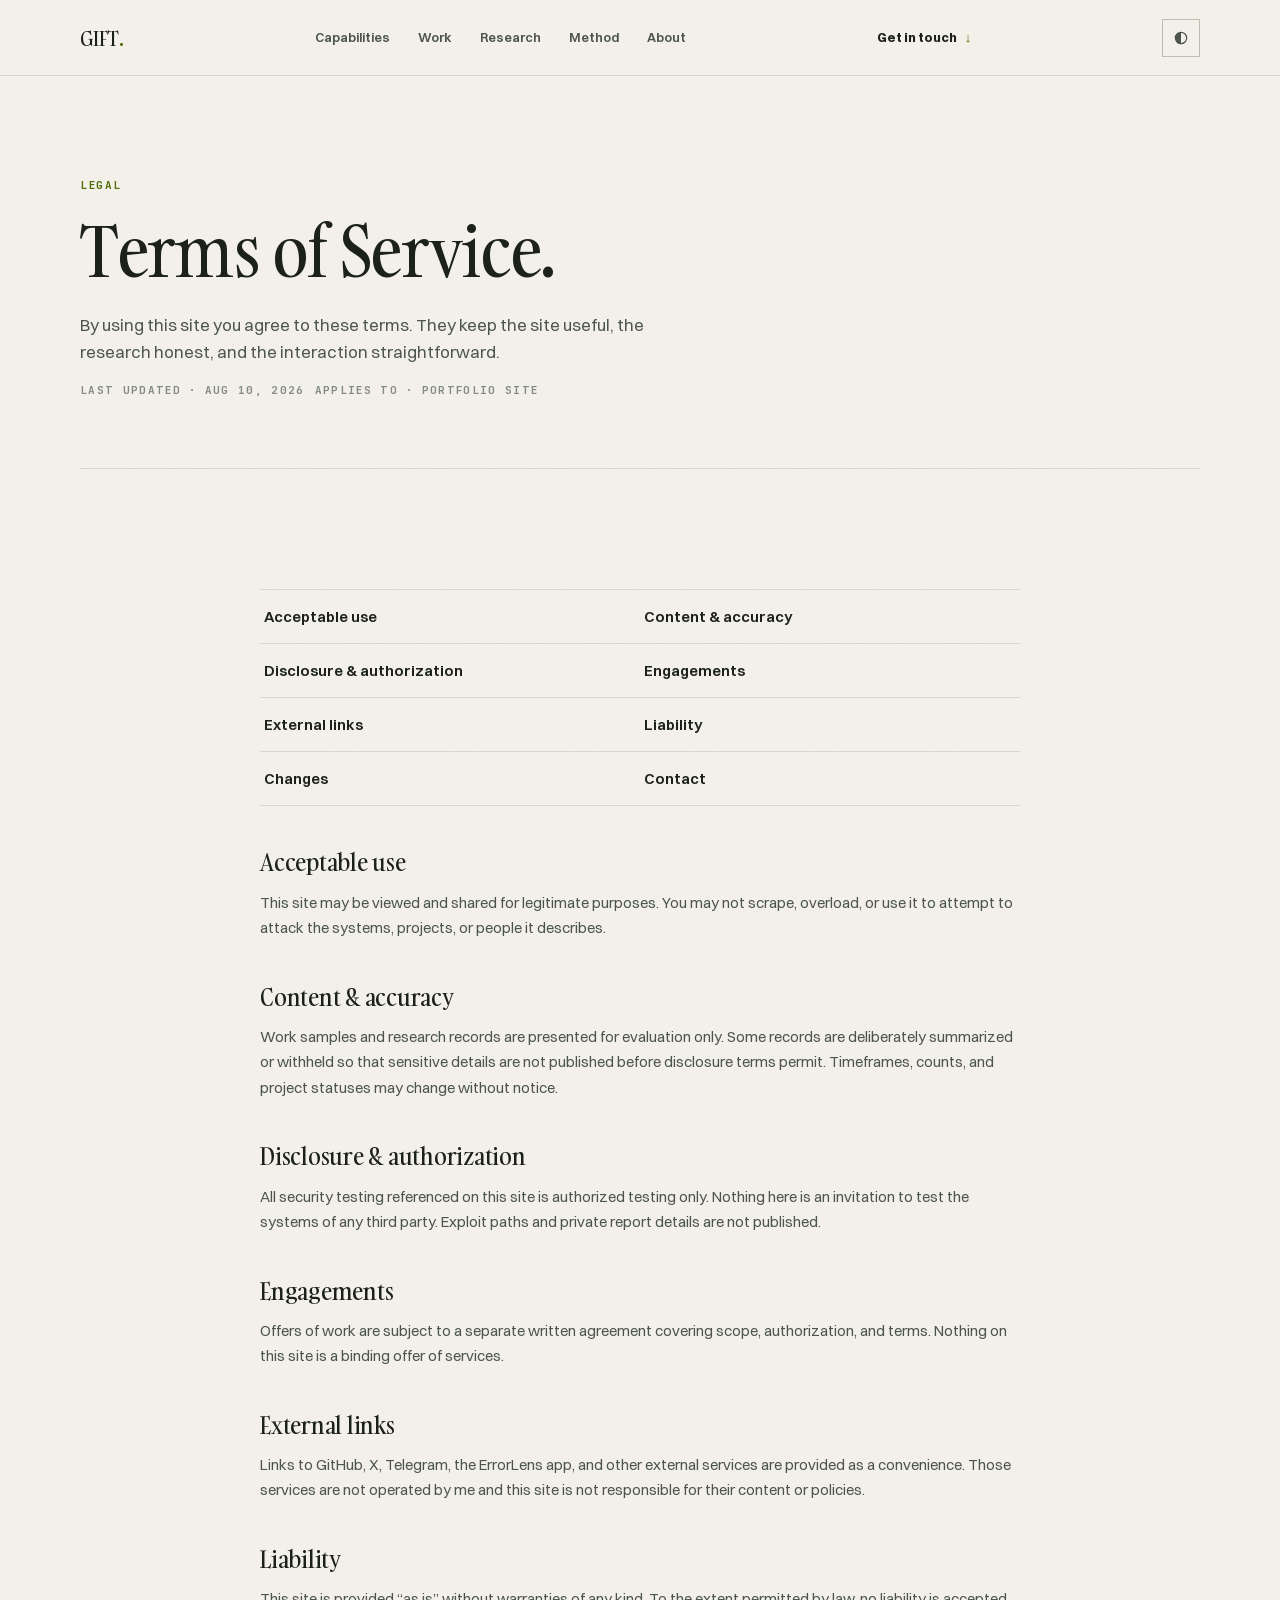
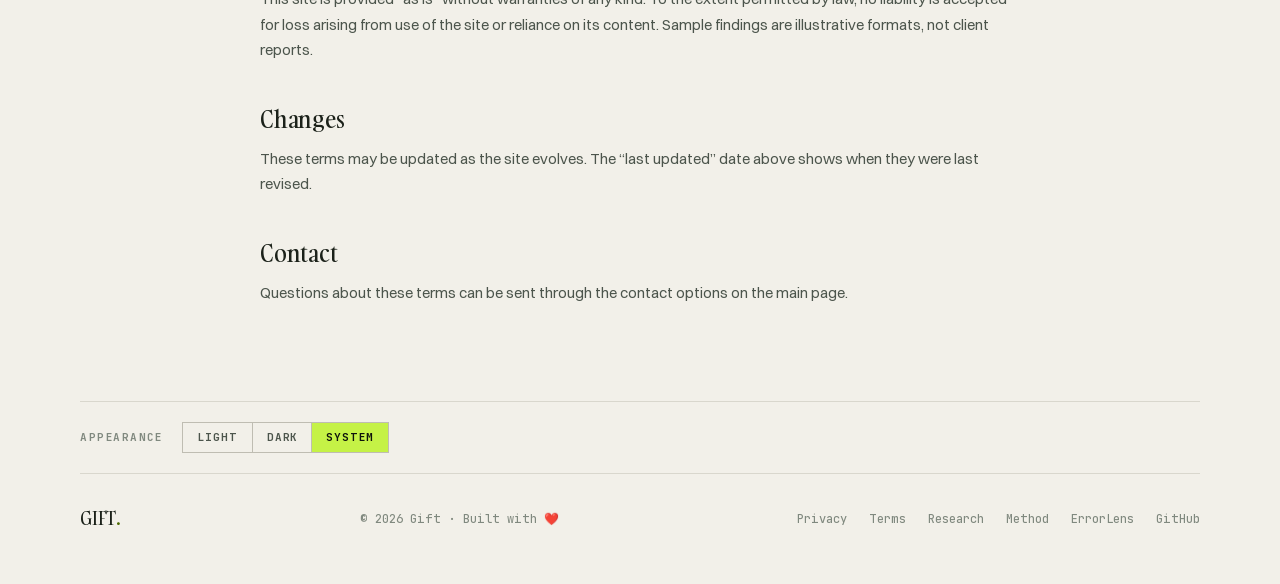
<file: terms.html>
<!doctype html>
<html lang="en">
<head>
  <meta charset="utf-8">
  <meta name="viewport" content="width=device-width,initial-scale=1">
  <meta name="color-scheme" content="light dark">
  <title>Terms of Service | Gift</title>
  <meta name="description" content="Terms of service for Gift's Web3 security research portfolio.">
  <meta property="og:title" content="Terms of Service | Gift">
  <meta property="og:description" content="The terms that apply when you use this site.">
  <meta property="og:image" content="https://www.0xgift.site/og.jpg">
  <meta property="og:type" content="website">
  <meta property="og:url" content="https://www.0xgift.site/terms.html">
  <meta name="twitter:card" content="summary_large_image">
  <meta name="twitter:title" content="Terms of Service | Gift">
  <meta name="twitter:description" content="The terms that apply when you use this site.">
  <meta name="twitter:image" content="https://www.0xgift.site/og.jpg">
  <link rel="icon" href="data:image/svg+xml,%3Csvg xmlns='http://www.w3.org/2000/svg' viewBox='0 0 32 32'%3E%3Crect width='32' height='32' fill='%23101613'/%3E%3Ctext x='16' y='23' text-anchor='middle' font-family='Georgia,serif' font-size='20' fill='%23c5f246'%3EG%3C/text%3E%3C/svg%3E">
  <link rel="stylesheet" href="styles.css">
  <script src="theme-init.js"></script>
</head>
<body>
  <div class="grain" aria-hidden="true"></div>
  <div class="intro" aria-hidden="true"><div class="intro-inner"><span class="intro-brand">GIFT<i>.</i></span><span class="intro-scan"></span></div></div>
  <nav class="nav" aria-label="Primary navigation">
    <div class="shell">
      <a class="brand" href="index.html">GIFT<i>.</i></a>
      <div class="navlinks">
        <a href="index.html#capabilities">Capabilities</a>
        <a href="index.html#work">Work</a>
        <a href="research.html">Research</a>
        <a href="method.html">Method</a>
        <a href="about.html">About</a>
      </div>
      <a class="contact-top" href="index.html#contact">Get in touch <b>↓</b></a>
      <button class="theme-toggle" type="button" aria-label="Toggle colour theme"><svg class="ctl" viewBox="0 0 24 24" aria-hidden="true"><circle class="t-ring" cx="12" cy="12" r="8.5"/><path class="t-fill" d="M12 3.5a8.5 8.5 0 0 1 0 17z"/></svg></button>
      <button class="menu-toggle" type="button" aria-label="Toggle menu" aria-expanded="false"><span></span><span></span><span></span></button>
    </div>
  </nav>
  <div class="mobile-menu" aria-hidden="true">
    <a href="index.html#capabilities">Capabilities</a>
    <a href="index.html#work">Work</a>
    <a href="research.html">Research</a>
    <a href="method.html">Method</a>
    <a href="about.html">About</a>
    <button class="theme-toggle" type="button" aria-label="Toggle colour theme"><svg class="ctl" viewBox="0 0 24 24" aria-hidden="true"><circle class="t-ring" cx="12" cy="12" r="8.5"/><path class="t-fill" d="M12 3.5a8.5 8.5 0 0 1 0 17z"/></svg></button>
    <a href="index.html#contact">Get in touch</a>
  </div>

  <main>
    <section class="page-hero shell">
      <p class="kicker entrance t1">Legal</p>
      <h1 class="entrance t2">Terms of Service.</h1>
      <p class="lede entrance t3">By using this site you agree to these terms. They keep the site useful, the research honest, and the interaction straightforward.</p>
      <div class="legal-meta entrance t3"><span>Last updated · Aug 10, 2026</span><span>Applies to · Portfolio site</span></div>
    </section>

    <div class="shell legal">
      <nav class="toc" aria-label="Terms sections">
        <a href="#use">Acceptable use</a>
        <a href="#content">Content &amp; accuracy</a>
        <a href="#disclosure">Disclosure &amp; authorization</a>
        <a href="#engagements">Engagements</a>
        <a href="#links">External links</a>
        <a href="#liability">Liability</a>
        <a href="#changes">Changes</a>
        <a href="#contact">Contact</a>
      </nav>

      <div class="legal-block" id="use">
        <h2>Acceptable use</h2>
        <p>This site may be viewed and shared for legitimate purposes. You may not scrape, overload, or use it to attempt to attack the systems, projects, or people it describes.</p>
      </div>

      <div class="legal-block" id="content">
        <h2>Content &amp; accuracy</h2>
        <p>Work samples and research records are presented for evaluation only. Some records are deliberately summarized or withheld so that sensitive details are not published before disclosure terms permit. Timeframes, counts, and project statuses may change without notice.</p>
      </div>

      <div class="legal-block" id="disclosure">
        <h2>Disclosure &amp; authorization</h2>
        <p>All security testing referenced on this site is authorized testing only. Nothing here is an invitation to test the systems of any third party. Exploit paths and private report details are not published.</p>
      </div>

      <div class="legal-block" id="engagements">
        <h2>Engagements</h2>
        <p>Offers of work are subject to a separate written agreement covering scope, authorization, and terms. Nothing on this site is a binding offer of services.</p>
      </div>

      <div class="legal-block" id="links">
        <h2>External links</h2>
        <p>Links to GitHub, X, Telegram, the ErrorLens app, and other external services are provided as a convenience. Those services are not operated by me and this site is not responsible for their content or policies.</p>
      </div>

      <div class="legal-block" id="liability">
        <h2>Liability</h2>
        <p>This site is provided &ldquo;as is&rdquo; without warranties of any kind. To the extent permitted by law, no liability is accepted for loss arising from use of the site or reliance on its content. Sample findings are illustrative formats, not client reports.</p>
      </div>

      <div class="legal-block" id="changes">
        <h2>Changes</h2>
        <p>These terms may be updated as the site evolves. The &ldquo;last updated&rdquo; date above shows when they were last revised.</p>
      </div>

      <div class="legal-block" id="contact">
        <h2>Contact</h2>
        <p>Questions about these terms can be sent through the contact options on the main page.</p>
      </div>
    </div>
  </main>

  <section class="appearance shell" aria-labelledby="appearance-label">
    <span class="appearance-label" id="appearance-label">Appearance</span>
    <div class="theme-seg" role="group" aria-label="Colour theme">
      <button type="button" data-theme="light">Light</button>
      <button type="button" data-theme="dark">Dark</button>
      <button type="button" data-theme="system">System</button>
    </div>
  </section>

  <footer class="shell foot">
    <a class="brand" href="index.html">GIFT<i>.</i></a>
    <span>© 2026 Gift · Built with ❤️</span>
    <div>
      <a href="privacy.html">Privacy</a>
      <a href="terms.html">Terms</a>
      <a href="research.html">Research</a>
      <a href="method.html">Method</a>
      <a href="https://kohap-errorlens.vercel.app/#home" target="_blank" rel="noreferrer">ErrorLens</a>
      <a href="https://github.com/Kohap" target="_blank" rel="noreferrer">GitHub</a>
    </div>
  </footer>

  <script src="site.js"></script>
  <script src="theme.js"></script>
</body>
</html>
</file>
<file: styles.css>
@font-face{font-family:'Gambarino';src:url('fonts/Gambarino-Regular.woff2') format('woff2');font-weight:400;font-style:normal;font-display:swap}
@font-face{font-family:'Gambarino';src:url('fonts/Gambarino-Regular.woff2') format('woff2');font-weight:500;font-style:normal;font-display:swap}
@font-face{font-family:'Gambarino';src:url('fonts/Gambarino-Regular.woff2') format('woff2');font-weight:600;font-style:normal;font-display:swap}
@font-face{font-family:'Gambarino';src:url('fonts/Gambarino-Regular.woff2') format('woff2');font-weight:700;font-style:normal;font-display:swap}
@font-face{font-family:'Switzer';src:url('fonts/Switzer-Regular.woff2') format('woff2');font-weight:400;font-style:normal;font-display:swap}
@font-face{font-family:'Switzer';src:url('fonts/Switzer-Medium.woff2') format('woff2');font-weight:500;font-style:normal;font-display:swap}
@font-face{font-family:'Switzer';src:url('fonts/Switzer-SemiBold.woff2') format('woff2');font-weight:600;font-style:normal;font-display:swap}
@font-face{font-family:'Switzer';src:url('fonts/Switzer-Bold.woff2') format('woff2');font-weight:700;font-style:normal;font-display:swap}
@font-face{font-family:'JetBrains Mono';src:url('fonts/JetBrainsMono-Regular.woff2') format('woff2');font-weight:400;font-style:normal;font-display:swap}
@font-face{font-family:'JetBrains Mono';src:url('fonts/JetBrainsMono-Medium.woff2') format('woff2');font-weight:500;font-style:normal;font-display:swap}
@font-face{font-family:'JetBrains Mono';src:url('fonts/JetBrainsMono-SemiBold.woff2') format('woff2');font-weight:600;font-style:normal;font-display:swap}
@font-face{font-family:'JetBrains Mono';src:url('fonts/JetBrainsMono-Bold.woff2') format('woff2');font-weight:700;font-style:normal;font-display:swap}
:root{
      --bg:#0d120f;
      --surface:#121813;
      --line:#262e29;
      --line-2:#343e37;
      --text:#edf0ea;
      --text-2:#a8b2aa;
      --text-3:#78837b;
      --lime:#c5f246;
      --lime-2:#d6f867;
      --lime-dim:rgba(197,242,70,.1);
      --lime-ink:#0e120c;
      --paper:#f4f2ec;
      --ink:#101613;
      --ink-2:#6b6a62;
      --nav-bg:rgba(13,18,15,.86);
      --menu-bg:rgba(13,18,15,.98);
      --face-border:rgba(237,240,234,.4);
      --ring-3:rgba(197,242,70,.5);
      --sans:'Switzer',-apple-system,BlinkMacSystemFont,sans-serif;
      --display:'Gambarino',var(--sans);
      --mono:'JetBrains Mono',ui-monospace,monospace;
      --ease:cubic-bezier(.22,.61,.36,1);
      --d1:.55s;--d2:.65s;--d3:.78s;--d4:.9s;--d5:.72s;--d6:1.02s;--d7:1.12s;
    }
    :root[data-theme="light"]{
      --bg:#f2f0e9;
      --surface:#e9e7df;
      --line:#d9d7cd;
      --line-2:#bfbdb2;
      --text:#1b2119;
      --text-2:#4c554c;
      --text-3:#80897f;
      --lime:#4d6a02;
      --lime-2:#5f8205;
      --lime-dim:rgba(77,106,2,.12);
      --lime-ink:#f2f0e9;
      --nav-bg:rgba(242,240,233,.9);
      --menu-bg:rgba(242,240,233,.98);
      --face-border:rgba(27,33,25,.32);
      --ring-3:rgba(77,106,2,.35);
    }
    :root[data-theme="light"] .sev.is-active{background:#101613;border-color:#101613;color:#c5f246}
    :root[data-theme="light"] .copy-report{background:#101613;border-color:#101613;color:#c5f246}
    :root[data-theme="light"] .copy-report:hover{background:#1c241f}
    :root[data-theme="light"] .button.primary{background:#c5f246;color:#0e120c}
    :root[data-theme="light"] .button.primary b{color:#0e120c}
    :root[data-theme="light"] .button.primary:hover{background:#d6f867}
    *{box-sizing:border-box}
    ::selection{background:var(--lime);color:var(--lime-ink)}
    ::-webkit-scrollbar{width:12px;height:12px}
    ::-webkit-scrollbar-track{background:var(--bg)}
    ::-webkit-scrollbar-thumb{background:var(--line-2);border:3px solid var(--bg);border-radius:6px}
    ::-webkit-scrollbar-thumb:hover{background:var(--text-3)}
    html{scroll-behavior:smooth;scrollbar-color:var(--line-2) var(--bg)}
    body{margin:0;background:var(--bg);color:var(--text);font:16px/1.6 var(--sans);-webkit-font-smoothing:antialiased;overflow-x:hidden}
    .grain{position:fixed;inset:0;z-index:0;pointer-events:none;opacity:.07;mix-blend-mode:overlay;background-image:url("data:image/svg+xml,%3Csvg xmlns='http://www.w3.org/2000/svg' width='120' height='120'%3E%3Cfilter id='n'%3E%3CfeTurbulence type='fractalNoise' baseFrequency='0.85' numOctaves='2' stitchTiles='stitch'/%3E%3C/filter%3E%3Crect width='120' height='120' filter='url(%23n)'/%3E%3C/svg%3E")}
    @media print{.grain{display:none}}

    /* INTRO / ENTRANCE — gated behind .js so nothing is hidden if scripting fails */
    .intro{position:fixed;inset:0;z-index:9999;background:var(--bg);display:none;place-items:center;transition:opacity .5s var(--ease)}
    .js .intro{display:grid}
    .intro.done{opacity:0;pointer-events:none}
    .intro-inner{display:flex;flex-direction:column;align-items:center;gap:20px}
    .intro-brand{font:400 clamp(46px,9vw,84px)/1.02 var(--display);letter-spacing:-.02em;color:var(--text)}
    .intro-brand i{color:var(--lime);font-style:normal;animation:blink 1s step-end infinite}
    .intro-scan{width:min(180px,50vw);height:2px;background:linear-gradient(90deg,transparent,var(--lime) 25%,var(--lime) 75%,transparent);transform-origin:left;animation:scan .8s var(--ease) forwards}
    @keyframes scan{from{transform:scaleX(0)}to{transform:scaleX(1)}}
    @keyframes blink{0%,100%{opacity:1}50%{opacity:0}}

    .js .hero .entrance,.js .nav{opacity:0;animation:rise .7s var(--ease) forwards}
    .js .nav{animation:navIn .7s var(--ease) forwards}
    @keyframes navIn{from{opacity:0}to{opacity:1}}
    .entrance.t1{animation-delay:var(--d1)}.entrance.t2{animation-delay:var(--d2)}.entrance.t3{animation-delay:var(--d3)}.entrance.t4{animation-delay:var(--d4)}.entrance.t5{animation-delay:var(--d5)}.entrance.t6{animation-delay:var(--d6)}.entrance.t7{animation-delay:var(--d7)}
    @keyframes rise{from{opacity:0;transform:translateY(20px)}to{opacity:1;transform:none}}
    a{color:inherit;text-decoration:none}
    p,ul,ol,h1,h2,h3,h4,dl,dd{margin:0}
    a:focus-visible,button:focus-visible{outline:2px solid var(--lime);outline-offset:3px}
    [id]{scroll-margin-top:96px}
    .shell{width:min(1120px,calc(100% - 40px));margin-inline:auto}
    @media(min-width:720px){.shell{width:min(1120px,calc(100% - 96px))}}
    .mono-label{font:700 11px/1 var(--mono);letter-spacing:.14em;text-transform:uppercase}

    /* NAV */
    .nav{position:sticky;top:0;z-index:60;height:76px;background:var(--nav-bg);backdrop-filter:blur(10px);border-bottom:1px solid var(--line);display:flex;align-items:center}
    .nav .shell{display:flex;align-items:center;justify-content:space-between;gap:24px}
    .brand{font:700 20px/1 var(--display);letter-spacing:0}
    .brand i{color:var(--lime);font-style:normal}
    .navlinks{display:flex;gap:28px}
    .navlinks a{font:600 13px/1 var(--sans);color:var(--text-2);transition:color .18s var(--ease)}
    .navlinks a:hover{color:var(--text)}
    .navlinks a.is-active{color:var(--lime)}
    .contact-top{display:flex;align-items:center;gap:8px;font:700 13px/1 var(--sans)}
    .contact-top b{color:var(--lime);font-weight:700;transition:transform .18s var(--ease)}
    .contact-top:hover b{transform:translateY(2px)}

    /* MOBILE MENU */
    .menu-toggle{display:none;background:none;border:0;padding:10px 4px;cursor:pointer;color:var(--text)}
    .menu-toggle span{display:block;width:20px;height:2px;margin:4px 0;background:currentColor;transition:transform .2s var(--ease),opacity .2s var(--ease)}
    .menu-toggle.open span:nth-child(1){transform:translateY(6px) rotate(45deg)}
    .menu-toggle.open span:nth-child(2){opacity:0}
    .menu-toggle.open span:nth-child(3){transform:translateY(-6px) rotate(-45deg)}
    .mobile-menu{display:none;visibility:hidden}
    .menu-toggle:focus-visible{outline:2px solid var(--lime);outline-offset:3px}
    @media(max-width:640px){
      .navlinks{display:none}
      .menu-toggle{display:block}
      .nav .theme-toggle{display:none}
      .nav{position:sticky;top:0;z-index:60}
      body.menu-open{overflow:hidden}
      .mobile-menu{display:flex;flex-direction:column;position:fixed;top:0;left:0;right:0;bottom:0;background:var(--menu-bg);backdrop-filter:blur(14px);padding:96px 32px 48px;visibility:hidden;transform:translateX(100%);transition:transform .42s var(--ease),visibility 0s linear .42s;z-index:55;overflow-y:auto}
      .mobile-menu.open{visibility:visible;transform:translateX(0);transition:transform .42s var(--ease)}
      .mobile-menu a{display:block;padding:20px 0;border-bottom:1px solid var(--line);font:600 clamp(24px,6.4vw,32px)/1.15 var(--display);letter-spacing:-.015em;color:var(--text);opacity:0;transform:translateX(30px);transition:opacity .32s var(--ease),transform .36s var(--ease),color .18s var(--ease)}
      .mobile-menu a:first-child{margin-top:auto}
      .mobile-menu.open a{opacity:1;transform:translateX(0)}
      .mobile-menu.open a:nth-child(1){transition-delay:.12s}
      .mobile-menu.open a:nth-child(2){transition-delay:.17s}
      .mobile-menu.open a:nth-child(3){transition-delay:.22s}
      .mobile-menu.open a:nth-child(4){transition-delay:.27s}
      .mobile-menu.open a:nth-child(5){transition-delay:.32s}
      .mobile-menu.open a:nth-child(7){transition-delay:.42s}
      .mobile-menu.open .theme-toggle{transition-delay:.42s;opacity:1;transform:translateX(0)}
      .mobile-menu .theme-toggle{opacity:0;transform:translateX(30px);transition:opacity .36s var(--ease),transform .36s var(--ease),border-color .18s var(--ease),color .18s var(--ease)}
      .mobile-menu a:hover{color:var(--lime)}
      .mobile-menu a:last-child{margin:30px 0 auto;border-bottom:0;color:var(--text-2);font:500 13px/1 var(--mono);letter-spacing:.08em;text-transform:uppercase}
      .mobile-menu .theme-toggle{width:auto;height:40px;margin:32px 0 -8px;align-self:flex-start;padding:0 14px;display:inline-flex;align-items:center;justify-content:center}
    }
    @media(max-width:480px){.contact-top span{display:none}}
    @media(max-width:420px){.nav .shell{gap:14px}.contact-top{font-size:12px}}

    /* PAGE HERO */
    .page-hero{padding:104px 0 72px;border-bottom:1px solid var(--line)}
    .page-hero h1{max-width:820px;margin-top:24px;font:700 clamp(40px,6vw,68px)/1.06 var(--display);letter-spacing:-.02em}
    .page-hero .lede{max-width:600px;margin-top:24px;color:var(--text-2);font-size:17px;line-height:1.6}
    .page-hero .face{display:flex;flex-wrap:wrap;gap:10px;margin-top:40px;align-items:center}
    .page-hero .face a{border-bottom:1px solid var(--face-border);font-size:13px;font-weight:500;transition:color .18s var(--ease),border-color .18s var(--ease)}
    @media(hover:hover){.page-hero .face a:hover{color:var(--lime);border-color:var(--lime)}}

    /* HERO */
    .hero{padding:96px 0 0}
    .hero-grid{display:grid;grid-template-columns:1fr;gap:56px;align-items:center;margin-top:32px}
    @media(min-width:980px){.hero-grid{grid-template-columns:1.15fr .85fr;gap:72px}}
    h1{max-width:760px;margin-top:24px;font:700 clamp(46px,7vw,84px)/1.04 var(--display);letter-spacing:-.02em}
    .lede{max-width:560px;margin-top:26px;color:var(--text-2);font-size:18px;line-height:1.6}
    .actions{display:flex;flex-wrap:wrap;align-items:center;gap:26px;margin-top:34px}
    .button{display:inline-flex;align-items:center;gap:12px;font:700 14px/1 var(--sans);padding:16px 22px;border-radius:2px}
    .button.primary{background:var(--lime);color:var(--lime-ink);transition:background .18s var(--ease)}
    .button.primary b{font-weight:700;color:var(--lime-ink)}
    .button.primary:hover{background:var(--lime-2)}
    .button.quiet{color:var(--text);border:1px solid var(--line-2);transition:border-color .18s var(--ease),color .18s var(--ease)}
    .button.quiet b{color:var(--lime);font-weight:700}
    .button.quiet:hover{border-color:var(--lime);color:var(--lime)}
    .text-link{display:inline-flex;align-items:center;gap:8px;font:700 14px/1 var(--sans);color:var(--text-2);border-bottom:1px solid var(--line-2);padding-bottom:2px;transition:color .18s var(--ease),border-color .18s var(--ease)}
    .text-link b{color:var(--lime);font-weight:700;transition:transform .18s var(--ease)}
    @media(hover:hover){.text-link:hover{color:var(--text);border-color:var(--lime)}.text-link:hover b{transform:translate(2px,-2px)}}

    /* SIGNAL */
    .signal{min-height:330px;padding:20px;background:var(--surface);border:1px solid var(--line);display:flex;flex-direction:column;justify-content:space-between;overflow:hidden}
    .signal-top,.signal-bottom{display:flex;justify-content:space-between;align-items:center;gap:10px;color:var(--text-3);font:700 9px/1 var(--mono);letter-spacing:.12em}
    .signal-top b{color:var(--lime)}
    .signal-bottom{color:var(--text-3);font-size:8px;justify-content:flex-start;gap:14px}
    .rings{position:relative;width:100%;aspect-ratio:1/1;margin:18px 0;display:grid;place-items:center}
    .rings .ring{position:absolute;border:1px solid var(--lime-dim);border-radius:50%}
    .rings .ring:nth-child(1){inset:0}
    .rings .ring:nth-child(2){inset:16%}
    .rings .ring:nth-child(3){inset:34%;border-color:var(--ring-3)}
    .rings .sweep{position:absolute;inset:0;border-radius:50%;background:conic-gradient(from 0deg,rgba(197,242,70,0),rgba(197,242,70,.3) 80deg,rgba(197,242,70,0) 150deg);opacity:.5;animation:sweep 7s linear infinite;pointer-events:none}
    .signal.paused .sweep{animation-play-state:paused}
    @keyframes sweep{to{transform:rotate(1turn)}}
    .rings-num{position:relative;z-index:1;font:700 clamp(40px,5vw,58px)/1.02 var(--display);color:var(--text)}
    .rings-num small{display:block;margin-top:8px;color:var(--text-3);font:700 9px/1 var(--mono);letter-spacing:.14em;text-align:center}
    .tty{display:flex;align-items:baseline;gap:8px;font:500 11px/1 var(--mono);color:var(--text-2);letter-spacing:.02em;min-height:16px}
    .tty .tty-prompt{color:var(--lime);font-weight:700}
    .tty .tty-caret{display:inline-block;width:7px;height:13px;background:var(--lime);vertical-align:middle;animation:blink 1s step-end infinite}
    .hero-foot{display:flex;flex-wrap:wrap;gap:8px 32px;padding:22px 0;margin-top:56px;border-top:1px solid var(--line);color:var(--text-3);font:700 10px/1 var(--mono);letter-spacing:.12em;text-transform:uppercase}
    .avail-dot{display:inline-block;width:6px;height:6px;border-radius:99px;background:var(--lime);margin-right:8px;vertical-align:1px}

    /* RECORD STRIP */
    .record{border-top:1px solid var(--line);border-bottom:1px solid var(--line);padding:34px 0}
    .record-label{color:var(--text-3);font:700 10px/1 var(--mono);letter-spacing:.14em;text-transform:uppercase}
    .record-row{display:grid;grid-template-columns:1fr;margin-top:20px}
    @media(min-width:760px){.record-row{grid-template-columns:repeat(3,1fr)}}
    .record-item{padding:18px 0;border-top:1px solid var(--line)}
    @media(min-width:760px){.record-item{padding:6px 24px 6px 0;border-top:0}.record-item+.record-item{border-left:1px solid var(--line);padding-left:24px}}
    .record-item .name{display:block;font:600 19px/1.1 var(--display);letter-spacing:-.01em;color:var(--text)}
    .record-item .what{display:block;margin-top:8px;color:var(--text-2);font-size:13.5px;line-height:1.5}
    .record-item .arrow{display:inline-flex;align-items:center;gap:6px;margin-top:12px;color:var(--lime);font:700 11px/1 var(--mono);letter-spacing:.08em;text-transform:uppercase}
    .record-item .arrow b{font-weight:700;transition:transform .18s var(--ease)}
    @media(hover:hover){.record-item .arrow:hover b{transform:translate(2px,-2px)}}

    /* STATS */
    .stats{display:grid;grid-template-columns:1fr;border:1px solid var(--line)}
    @media(min-width:720px){.stats{grid-template-columns:repeat(3,1fr)}}
    .stat{display:block;padding:22px 24px;background:var(--bg);border-right:1px solid var(--line);transition:background .18s var(--ease)}
    .stat:last-child{border-right:0}
    @media(max-width:719px){.stat{border-right:0;border-bottom:1px solid var(--line)}.stat:last-child{border-bottom:0}}
    @media(hover:hover){.stat:hover{background:var(--surface)}}
    .stat strong{display:block;font:700 34px/1.02 var(--display);letter-spacing:-.02em;font-feature-settings:'tnum' 1}
    .stat span{display:block;margin-top:10px;color:var(--text-3);font:700 10px/1.5 var(--mono);letter-spacing:.1em;text-transform:uppercase}
    .stat em{display:block;margin-top:12px;color:var(--lime);font:700 10px/1 var(--mono);letter-spacing:.08em;text-transform:uppercase;font-style:normal}

    /* SECTION SHELL */
    .section{padding:96px 0;border-top:1px solid var(--line)}
    .heading{display:flex;flex-direction:column;gap:14px}
    .kicker{color:var(--lime);font:700 11px/1 var(--mono);letter-spacing:.14em;text-transform:uppercase}
    .section h2{max-width:720px;font:600 clamp(30px,4.4vw,46px)/1.08 var(--display);letter-spacing:-.02em}
    .section .sub{max-width:640px;margin-top:6px;color:var(--text-2);font-size:16px}
    .section-alt{background:var(--surface)}

    /* STATEMENT */
    .statement{border-top:1px solid var(--line)}
    .statement-grid{display:grid;grid-template-columns:1fr;gap:18px;padding:72px 0;align-items:baseline}
    @media(min-width:820px){.statement-grid{grid-template-columns:220px 1fr;gap:56px}}
    .statement-text{max-width:720px;font:500 clamp(20px,2.6vw,28px)/1.5 var(--display);letter-spacing:-.01em}

    /* CAPABILITIES LIST */
    .capabilities{margin-top:48px;border-top:1px solid var(--line)}
    .capability{display:grid;grid-template-columns:44px 1fr auto;gap:16px;align-items:baseline;padding:22px 4px;border-bottom:1px solid var(--line);transition:background .18s var(--ease)}
    .capability small{color:var(--text-3);font:500 12px/1 var(--mono);font-feature-settings:'tnum' 1}
    .capability h3{font:600 19px/1.4 var(--display);letter-spacing:-.01em}
    .capability p{max-width:520px;color:var(--text-2);font-size:14px}
    .capability b{color:var(--text-3);font-weight:500;transition:color .18s var(--ease),transform .18s var(--ease)}
    @media(max-width:680px){.capability{grid-template-columns:34px 1fr;padding:20px 0}.capability b{display:none}}
    @media(hover:hover){.capability:hover{background:var(--surface)}.capability:hover small,.capability:hover b{color:var(--lime)}.capability:hover b{transform:translateX(3px)}}

    /* WORK */
    .work-heading{display:flex;flex-direction:column;gap:20px;justify-content:space-between}
    @media(min-width:880px){.work-heading{flex-direction:row;align-items:flex-end}}
    .work-list{margin-top:48px;border-top:1px solid var(--line)}
    .work-item{display:grid;grid-template-columns:1fr;gap:18px;padding:30px 4px;border-bottom:1px solid var(--line)}
    @media(min-width:900px){.work-item{grid-template-columns:52px 1fr auto;gap:28px;align-items:start}}
    .work-index{color:var(--lime);font:700 14px/1 var(--mono);font-feature-settings:'tnum' 1}
    .work-label{color:var(--text-3);font:700 10px/1 var(--mono);letter-spacing:.12em;text-transform:uppercase;margin-bottom:10px}
    .work-main h3{font:600 26px/1.3 var(--display);letter-spacing:-.015em;transition:color .18s var(--ease)}
    .work-main p{max-width:620px;margin-top:12px;color:var(--text-2);font-size:15px}
    .tags{display:flex;flex-wrap:wrap;gap:8px}
    .tags span{padding:6px 10px;border:1px solid var(--line-2);color:var(--text-2);font:500 11px/1 var(--mono);letter-spacing:.06em;transition:border-color .18s var(--ease),color .18s var(--ease)}
    .arrow{display:inline-flex;align-items:center;gap:8px;white-space:nowrap;color:var(--lime);font:700 13px/1 var(--mono);letter-spacing:.04em}
    .arrow b{font-weight:700;transition:transform .18s var(--ease)}
    .arrow:hover b{transform:translate(2px,-2px)}
    .work-foot{grid-column:1/-1;align-self:end;justify-self:start}
    @media(min-width:900px){.work-item .tags{grid-column:2}.work-item .arrow{grid-column:3}}
    @media(hover:hover){.work-item:hover h3{color:var(--lime)}.work-item:hover .work-label{color:var(--text-2)}.work-item:hover .tags span{border-color:var(--lime);color:var(--lime)}.work-item:hover .arrow b{transform:translate(2px,-2px)}}

    /* CASE STUDY */
    .case-frame{margin-top:48px;border:1px solid var(--line);background:var(--surface)}
    .case-frame .mono-label{color:var(--text-3)}
    .case-top{display:flex;flex-wrap:wrap;gap:12px;justify-content:space-between;align-items:center;padding:16px 22px;border-bottom:1px solid var(--line)}
    .case-intro{display:grid;grid-template-columns:1fr;gap:14px;padding:34px 22px 22px;border-bottom:1px solid var(--line)}
    .case-intro h3{max-width:640px;font:600 clamp(26px,3.4vw,38px)/1.15 var(--display);letter-spacing:-.02em}
    .case-intro p{max-width:580px;margin-top:12px;color:var(--text-2);font-size:15px}
    .case-outputs{display:grid;grid-template-columns:1fr}
    @media(min-width:760px){.case-outputs{grid-template-columns:repeat(2,1fr)}}
    @media(min-width:1080px){.case-outputs{grid-template-columns:repeat(4,1fr)}}
    .case-output{padding:24px 22px;border-top:1px solid var(--line)}
    @media(min-width:760px){.case-output:nth-child(-n+2){border-top:0}}
    @media(min-width:1080px){.case-output{border-top:0;border-left:1px solid var(--line)}.case-output:first-child{border-left:0}}
    .case-output small{color:var(--lime);font:700 10px/1 var(--mono);letter-spacing:.12em;text-transform:uppercase}
    .case-output h4{margin-top:18px;font:600 19px/1.35 var(--display)}
    .case-output p{margin-top:8px;color:var(--text-2);font-size:13.5px}

    /* RESEARCH */
    .research-grid{margin-top:24px;border-top:1px solid var(--line)}
    .research-item{display:grid;grid-template-columns:1fr;gap:16px;padding:28px 4px;border-bottom:1px solid var(--line)}
    @media(min-width:820px){.research-item{grid-template-columns:52px 1fr auto;gap:28px;align-items:start}}
    .research-meta{color:var(--text-3);font:700 10px/1 var(--mono);letter-spacing:.12em;text-transform:uppercase;margin-bottom:10px}
    .research-item h3{font:600 22px/1.3 var(--display);letter-spacing:-.01em;transition:color .18s var(--ease)}
    .research-item p{max-width:620px;margin-top:10px;color:var(--text-2);font-size:14.5px}
    .contest-record{display:inline-flex;align-items:center;padding:8px 12px;border:1px solid var(--line-2);color:var(--text-2);font:500 12px/1 var(--mono);transition:border-color .18s var(--ease),color .18s var(--ease)}
    @media(hover:hover){.research-item:hover h3{color:var(--lime)}.research-item:hover .research-meta{color:var(--lime)}.research-item:hover .contest-record{border-color:var(--lime);color:var(--lime)}.research-item:hover .arrow b{transform:translate(2px,-2px)}}
    .disclosure-note{max-width:640px;margin-top:20px;color:var(--text-3);font-size:13.5px}
    .research-group .group-head{display:flex;align-items:center;gap:18px;margin-top:48px;color:var(--lime);font:700 11px/1 var(--mono);letter-spacing:.14em;text-transform:uppercase}
    .research-group .group-head::after{content:"";height:1px;flex:1;background:var(--line)}
    .research-group+.research-group .group-head{margin-top:72px}

    /* SAMPLE FINDING — paper evidence block */
    .finding-frame{margin-top:48px;background:var(--paper);color:var(--ink)}
    .finding-top{display:flex;flex-wrap:wrap;gap:10px;justify-content:space-between;padding:16px 24px;border-bottom:1px solid #dcd9cf;color:var(--ink-2);font:700 10px/1 var(--mono);letter-spacing:.12em;text-transform:uppercase}
    .finding-top b{color:#77a800;font-weight:700}
    .finding-body{display:grid;grid-template-columns:1fr;gap:40px;padding:40px 24px}
    @media(min-width:900px){.finding-body{grid-template-columns:1fr 1.1fr;gap:56px;padding:48px 24px 40px}}
    .finding-body h3{font:700 clamp(30px,3.6vw,44px)/1.1 var(--display);letter-spacing:-.02em}
    .finding-body dl{margin:0;border-top:1px solid #dcd9cf}
    .finding-body dl div{display:grid;grid-template-columns:118px 1fr;gap:20px;padding:15px 0;border-bottom:1px solid #dcd9cf}
    .finding-body dt{color:#5f6b5f;font:700 10px/1.6 var(--mono);letter-spacing:.1em;text-transform:uppercase}
    .finding-body dd{color:var(--ink);font-size:14px}
    .finding-note{margin:0;padding:0 24px 24px;color:var(--ink-2);font-size:12.5px}
    .finding-hint{margin-top:16px;color:var(--ink-2);font-size:13px;line-height:1.6}
    .sev-row{display:flex;flex-wrap:wrap;gap:8px;margin-bottom:20px}
    .sev{padding:9px 14px;background:transparent;border:1px solid #d7d3c7;color:var(--ink);font:700 11px/1 var(--mono);letter-spacing:.08em;text-transform:uppercase;cursor:pointer;transition:background .18s var(--ease),border-color .18s var(--ease),color .18s var(--ease)}
    .sev:hover{border-color:#77a800}
    .sev.is-active{background:var(--ink);border-color:var(--ink);color:var(--lime)}
    .report-actions{display:flex;align-items:center;gap:14px;margin-top:22px}
    .copy-report{padding:12px 16px;background:var(--ink);border:1px solid var(--ink);color:var(--lime);font:700 11px/1 var(--mono);letter-spacing:.08em;text-transform:uppercase;cursor:pointer;transition:background .18s var(--ease),opacity .18s var(--ease)}
    .copy-report:hover{background:#1c241f}
    .report-done{font:700 10px/1 var(--mono);letter-spacing:.1em;text-transform:uppercase;color:#77a800}

    /* METHOD */
    .method-grid{display:grid;grid-template-columns:1fr;margin-top:48px;border-top:1px solid var(--line)}
    @media(min-width:720px){.method-grid{grid-template-columns:repeat(2,1fr)}}
    .method-grid article{padding:26px;border-bottom:1px solid var(--line);transition:background .18s var(--ease)}
    @media(min-width:720px){.method-grid article:nth-child(odd){border-right:1px solid var(--line)}.method-grid article:nth-child(n+3){border-bottom:0}}
    @media(max-width:719px){.method-grid article:last-child{border-bottom:0}}
    @media(hover:hover){.method-grid article:hover{background:var(--surface)}}
    .method-grid small{color:var(--lime);font:700 11px/1 var(--mono);font-feature-settings:'tnum' 1}
    .method-grid h3{margin-top:16px;font:600 20px/1.35 var(--display)}
    .method-grid p{margin-top:10px;color:var(--text-2);font-size:14.5px}

    /* START A REVIEW */
    .ready-grid{display:grid;grid-template-columns:1fr;margin-top:48px;border-top:1px solid var(--line)}
    @media(min-width:820px){.ready-grid{grid-template-columns:repeat(3,1fr)}}
    .ready-item{padding:26px;border-bottom:1px solid var(--line)}
    @media(min-width:820px){.ready-item{border-right:1px solid var(--line)}.ready-item:last-child{border-right:0}.ready-item{border-bottom:0}}
    .ready-item small{color:var(--text-3);font:700 11px/1 var(--mono);font-feature-settings:'tnum' 1}
    .ready-item h3{margin-top:16px;font:600 20px/1.35 var(--display)}
    .ready-item p{margin-top:10px;color:var(--text-2);font-size:14.5px}

    /* TOOLS */
    .tools{border-top:1px solid var(--line);padding:64px 0}
    .tool-row{display:grid;grid-template-columns:repeat(auto-fit,minmax(150px,1fr));gap:12px;margin-top:32px}
    .tool-card{display:flex;flex-direction:column;align-items:center;justify-content:center;gap:14px;padding:30px 14px;border:1px solid var(--line-2);background:var(--surface);color:var(--text-2);transition:border-color .18s var(--ease),color .18s var(--ease)}
    .tool-card span{font:700 11px/1 var(--mono);letter-spacing:.14em;text-transform:uppercase;white-space:nowrap}
    .tool-card .tool-mark{width:38px;height:38px;overflow:visible;transform-box:fill-box;transform-origin:center}
    .tool-card:nth-child(1) .tool-mark{animation:tool-float 5.5s var(--ease) infinite}
    .tool-card:nth-child(2) .tool-mark{animation:tool-spin 14s linear infinite}
    .tool-card:nth-child(3) .tool-mark{animation:tool-wave 5s var(--ease) infinite}
    .tool-card:nth-child(4) .tool-mark{animation:tool-scan 4.5s ease-in-out infinite}
    .tool-card:nth-child(5) .tool-mark path:last-child{stroke-dasharray:18 6;animation:tool-flow 3s linear infinite}
    .tool-card:nth-child(6) .tool-mark{animation:tool-sway 6s var(--ease) infinite}
    @keyframes tool-float{0%,100%{transform:translateY(0)}50%{transform:translateY(-4px)}}
    @keyframes tool-spin{from{transform:rotate(0)}to{transform:rotate(360deg)}}
    @keyframes tool-wave{0%,100%{transform:translateY(0)}30%{transform:translateY(-3px)}70%{transform:translateY(2px)}}
    @keyframes tool-scan{0%,100%{transform:rotate(-8deg)}50%{transform:rotate(8deg)}}
    @keyframes tool-flow{from{stroke-dashoffset:24}to{stroke-dashoffset:0}}
    @keyframes tool-sway{0%,100%{transform:translateX(0)}50%{transform:translateX(4px)}}
    @media(hover:hover){.tool-card:hover{border-color:var(--lime);color:var(--lime)}}
    @media(hover:hover){.tool-card:hover .tool-mark,.tool-card:hover .tool-mark *{animation:none;transform:none;stroke-dashoffset:0}}
    @media(hover:hover){.tool-card:nth-child(5):hover .tool-mark path{animation:none;stroke-dasharray:none}}

    /* REACH / CONTACT */
    .reach{border-top:1px solid var(--line);padding:112px 0 96px}
    .reach h2{max-width:820px;font:600 clamp(34px,5vw,58px)/1.08 var(--display);letter-spacing:-.02em}
    .availability{max-width:600px;margin-top:22px;color:var(--text-2);font-size:17px}
    .email-row{display:flex;flex-wrap:wrap;align-items:center;gap:18px;margin-top:40px;padding-top:28px;border-top:1px solid var(--line)}
    .email-link{font:700 clamp(22px,3.4vw,34px)/1.1 var(--display);letter-spacing:-.02em;border-bottom:2px solid var(--lime);padding-bottom:4px}
    .copy-email{padding:12px 18px;background:transparent;border:1px solid var(--line-2);color:var(--text-2);font:700 12px/1 var(--mono);letter-spacing:.06em;cursor:pointer;transition:border-color .18s var(--ease),color .18s var(--ease)}
    .copy-email:hover{border-color:var(--lime);color:var(--lime)}
    .book-call{align-items:center;gap:6px}
    .contact-label{margin-top:40px;color:var(--text-3);font:700 11px/1 var(--mono);letter-spacing:.14em;text-transform:uppercase}
    .socials{display:flex;gap:12px;margin-top:16px}
    .social{display:grid;place-items:center;width:46px;height:46px;border:1px solid var(--line-2);color:var(--text-2);transition:border-color .18s var(--ease),color .18s var(--ease)}
    .social svg{width:18px;height:18px}
    @media(hover:hover){.social:hover{border-color:var(--lime);color:var(--lime)}}
    .social-directory{display:flex;flex-wrap:wrap;gap:10px 24px;margin-top:26px}
    .social-directory a{border-bottom:1px solid var(--face-border);font-size:13px;font-weight:500;transition:color .18s var(--ease),border-color .18s var(--ease)}
    @media(hover:hover){.social-directory a:hover{color:var(--lime);border-color:var(--lime)}}

    /* BREADCRUMB / next-block */
    .cross{display:flex;align-items:center;gap:10px;color:var(--text-3);font:700 11px/1 var(--mono);letter-spacing:.12em;text-transform:uppercase}
    .cross a{color:var(--lime)}
    .cross a:hover{color:var(--lime-2)}

    /* LEGAL PAGES */
    .essay{max-width:720px}
    .essay p{margin-top:20px;color:var(--text-2);font-size:16px;line-height:1.7}
    .essay-lead{max-width:56ch;color:var(--text)!important;font:600 clamp(20px,2.6vw,28px)/1.5 var(--display);letter-spacing:-.01em}
    .legal{max-width:760px;padding:72px 0 96px}
    .legal-block{margin-top:40px}
    .legal-block h2{margin-bottom:12px;font:600 24px/1.3 var(--display);letter-spacing:-.01em}
    .legal-block h3{margin:28px 0 10px;font:600 17px/1.4 var(--display)}
    .legal-block p{color:var(--text-2);font-size:15px;line-height:1.7}
    .legal-block p+p{margin-top:12px}
    .legal-block ul{margin:12px 0 0;padding-left:20px;color:var(--text-2);font-size:15px}
    .legal-block li{margin-top:8px;line-height:1.6}
    .legal-meta{display:flex;flex-wrap:wrap;gap:10px;margin-top:20px;color:var(--text-3);font:700 11px/1 var(--mono);letter-spacing:.12em;text-transform:uppercase}
    .legal .toc{display:grid;grid-template-columns:1fr;gap:0;margin-top:48px;border-top:1px solid var(--line)}
    @media(min-width:720px){.legal .toc{grid-template-columns:repeat(2,1fr)}}
    .legal .toc a{padding:16px 4px;border-bottom:1px solid var(--line);font:600 15px/1.4 var(--sans);color:var(--text);transition:color .18s var(--ease)}
    .legal .toc a:hover{color:var(--lime)}

    /* FOOT */
    .foot{display:flex;flex-wrap:wrap;align-items:center;justify-content:space-between;gap:16px;padding:36px 0 56px;border-top:1px solid var(--line);color:var(--text-3);font:500 12px/1 var(--mono)}
    .foot .brand{font:700 18px/1 var(--display);color:var(--text)}
    .foot .brand i{color:var(--lime);font-style:normal}
    .foot div{display:flex;gap:22px}
    .foot a{transition:color .18s var(--ease)}
    @media(hover:hover){.foot a:hover{color:var(--lime)}}

    /* THEME SWITCH — custom aperture mark, not a sun-moon pill */
    body{transition:background-color .3s var(--ease),color .3s var(--ease)}
    .theme-toggle{display:grid;place-items:center;width:38px;height:38px;background:none;border:1px solid var(--line-2);color:var(--text-2);cursor:pointer;transition:border-color .18s var(--ease),color .18s var(--ease)}
    .theme-toggle svg{width:16px;height:16px}
    .theme-toggle .t-fill{fill:currentColor}
    .theme-toggle .t-ring{fill:none;stroke:currentColor;stroke-width:1.8}
    .theme-toggle .ctl{transition:transform .35s var(--ease)}
    :root[data-theme="light"] .theme-toggle .ctl{transform:rotate(180deg)}
    .theme-toggle:hover{border-color:var(--lime);color:var(--lime)}
    .theme-toggle:focus-visible{outline:2px solid var(--lime);outline-offset:3px}

    .appearance{display:flex;flex-wrap:wrap;align-items:center;gap:12px 20px;padding:20px 0;border-top:1px solid var(--line)}
    .appearance-label{color:var(--text-3);font:700 11px/1 var(--mono);letter-spacing:.14em;text-transform:uppercase}
    .theme-seg{display:flex;align-items:center;border:1px solid var(--line-2);background:transparent}
    .theme-seg button{appearance:none;border:0;background:transparent;padding:9px 14px;color:var(--text-2);font:700 11px/1 var(--mono);letter-spacing:.08em;text-transform:uppercase;cursor:pointer;transition:color .18s var(--ease),background-color .18s var(--ease)}
    .theme-seg button+button{border-left:1px solid var(--line-2)}
    .theme-seg button.is-active{background:var(--lime);color:var(--lime-ink)}
    :root[data-theme="light"] .theme-seg button.is-active{background:#c5f246;color:#0e120c}
    .theme-seg button:hover{color:var(--lime)}
    .theme-seg button:focus-visible{outline:2px solid var(--lime);outline-offset:-2px}

    /* REVEAL — hidden only when JS is present; visible by default */
    .js .reveal{opacity:0;transform:translateY(18px);transition:opacity .6s var(--ease),transform .6s var(--ease)}
    .js .reveal.in-view{opacity:1;transform:none}
    .js .stagger>*{opacity:0;transform:translateY(14px);transition:opacity .5s var(--ease),transform .5s var(--ease)}
    .js .reveal.in-view .stagger>*{opacity:1;transform:none}
    @media (prefers-reduced-motion:reduce){
      html{scroll-behavior:auto}
      .rings .sweep{animation:none;opacity:.25}
      .js .reveal{opacity:1;transform:none;transition:none}
      .js .reveal .stagger>*{opacity:1;transform:none;transition:none}
      .intro{display:none}
      .js .hero .entrance,.js .nav{opacity:1;animation:none}
      .mobile-menu{opacity:1;transform:none;transition:none;visibility:hidden}
      .mobile-menu.open{opacity:1;transform:none;transition:none;visibility:visible}
      .mobile-menu a,.mobile-menu.open a,.mobile-menu .theme-toggle,.mobile-menu.open .theme-toggle{opacity:1;transform:none;transition:none}
      .tty .tty-caret{animation:none}
      .tool-card .tool-mark,.tool-card .tool-mark *{animation:none;stroke-dasharray:none}
      .button,.button.primary,.button.quiet{transition:none}
    }
</file>
